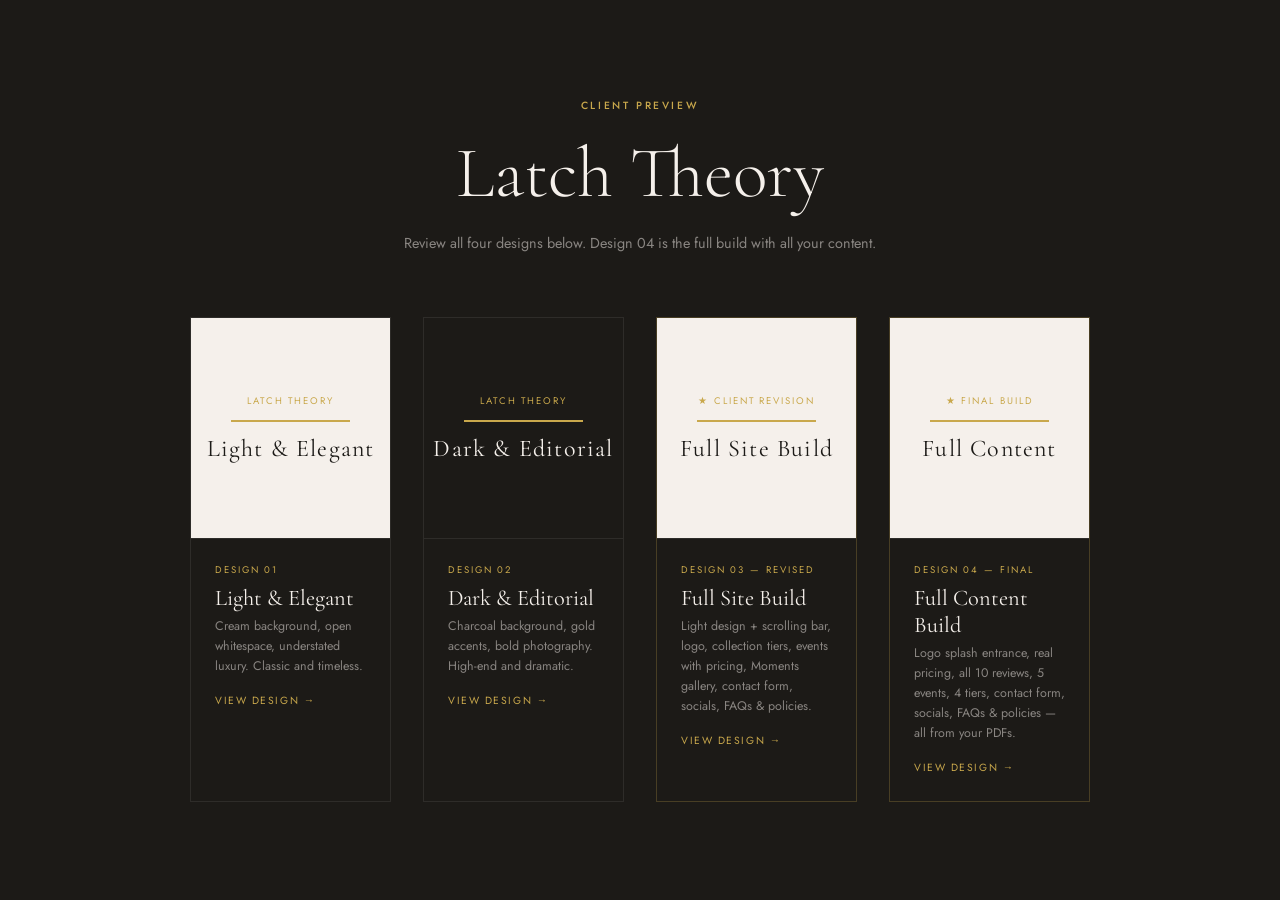
<file: index.html>
<!DOCTYPE html>
<html lang="en">
<head>
  <meta charset="UTF-8" />
  <meta name="viewport" content="width=device-width, initial-scale=1.0" />
  <title>Latch Theory — Preview Both Designs</title>
  <link href="https://fonts.googleapis.com/css2?family=Cormorant+Garamond:wght@300;400&family=Jost:wght@300;400;500&display=swap" rel="stylesheet" />
  <style>
    *, *::before, *::after { box-sizing: border-box; margin: 0; padding: 0; }
    body {
      font-family: 'Jost', sans-serif;
      background: #1C1A17;
      color: #F5F0EB;
      min-height: 100vh;
      display: flex;
      flex-direction: column;
      align-items: center;
      justify-content: center;
      padding: 4rem 2rem;
    }
    .label {
      font-size: 0.65rem;
      font-weight: 500;
      letter-spacing: 0.25em;
      text-transform: uppercase;
      color: #C9A84C;
      margin-bottom: 1rem;
      text-align: center;
    }
    h1 {
      font-family: 'Cormorant Garamond', serif;
      font-size: clamp(2.5rem, 6vw, 4.5rem);
      font-weight: 300;
      text-align: center;
      margin-bottom: 1rem;
    }
    .sub {
      font-size: 0.9rem;
      color: rgba(245,240,235,0.5);
      text-align: center;
      margin-bottom: 4rem;
    }
    .designs {
      display: grid;
      grid-template-columns: repeat(4, 1fr);
      gap: 2rem;
      width: 100%;
      max-width: 900px;
    }
    .design-card {
      text-decoration: none;
      color: inherit;
      border: 1px solid #2E2C29;
      overflow: hidden;
      transition: border-color 0.3s, transform 0.3s;
      display: block;
    }
    .design-card:hover { border-color: #C9A84C; transform: translateY(-4px); }
    .card-thumb {
      height: 220px;
      overflow: hidden;
    }
    .card-thumb img { width: 100%; height: 100%; object-fit: cover; transition: transform 0.5s; }
    .design-card:hover .card-thumb img { transform: scale(1.04); }
    .card-thumb.light { background: #F5F0EB; display: flex; align-items: center; justify-content: center; }
    .card-thumb.dark  { background: #1C1A17; display: flex; align-items: center; justify-content: center; }
    .thumb-demo-light {
      width: 100%; height: 100%;
      background: #F5F0EB;
      display: flex; flex-direction: column; align-items: center; justify-content: center; gap: 0.75rem;
    }
    .thumb-demo-dark {
      width: 100%; height: 100%;
      background: #1C1A17;
      display: flex; flex-direction: column; align-items: center; justify-content: center; gap: 0.75rem;
    }
    .demo-bar-light { width: 60%; height: 2px; background: #C9A84C; }
    .demo-bar-dark  { width: 60%; height: 2px; background: #C9A84C; }
    .demo-text-light { font-family: 'Cormorant Garamond', serif; font-size: 1.5rem; color: #1C1A17; letter-spacing: 0.05em; }
    .demo-text-dark  { font-family: 'Cormorant Garamond', serif; font-size: 1.5rem; color: #F5F0EB; letter-spacing: 0.05em; }
    .demo-sub-light { font-size: 0.6rem; letter-spacing: 0.2em; text-transform: uppercase; color: #C9A84C; }
    .demo-sub-dark  { font-size: 0.6rem; letter-spacing: 0.2em; text-transform: uppercase; color: #C9A84C; }
    .card-info {
      padding: 1.5rem;
      border-top: 1px solid #2E2C29;
    }
    .card-num {
      font-size: 0.6rem;
      letter-spacing: 0.2em;
      color: #C9A84C;
      text-transform: uppercase;
      margin-bottom: 0.4rem;
    }
    .card-title {
      font-family: 'Cormorant Garamond', serif;
      font-size: 1.4rem;
      font-weight: 400;
      margin-bottom: 0.4rem;
    }
    .card-desc {
      font-size: 0.78rem;
      color: rgba(245,240,235,0.5);
      line-height: 1.6;
    }
    .arrow {
      display: inline-block;
      margin-top: 1rem;
      font-size: 0.65rem;
      letter-spacing: 0.15em;
      text-transform: uppercase;
      color: #C9A84C;
    }
    .featured-card { border-color: #C9A84C40; }
    @media (max-width: 900px) {
      .designs { grid-template-columns: 1fr 1fr; }
    }
    @media (max-width: 500px) {
      .designs { grid-template-columns: 1fr; }
    }
  </style>
</head>
<body>
  <p class="label">Client Preview</p>
  <h1>Latch Theory</h1>
  <p class="sub">Review all four designs below. Design 04 is the full build with all your content.</p>

  <div class="designs">
    <a href="design1/index.html" class="design-card">
      <div class="card-thumb light">
        <div class="thumb-demo-light">
          <span class="demo-sub-light">Latch Theory</span>
          <div class="demo-bar-light"></div>
          <span class="demo-text-light">Light &amp; Elegant</span>
        </div>
      </div>
      <div class="card-info">
        <p class="card-num">Design 01</p>
        <p class="card-title">Light &amp; Elegant</p>
        <p class="card-desc">Cream background, open whitespace, understated luxury. Classic and timeless.</p>
        <span class="arrow">View Design →</span>
      </div>
    </a>

    <a href="design2/index.html" class="design-card">
      <div class="card-thumb dark">
        <div class="thumb-demo-dark">
          <span class="demo-sub-dark">Latch Theory</span>
          <div class="demo-bar-dark"></div>
          <span class="demo-text-dark">Dark &amp; Editorial</span>
        </div>
      </div>
      <div class="card-info">
        <p class="card-num">Design 02</p>
        <p class="card-title">Dark &amp; Editorial</p>
        <p class="card-desc">Charcoal background, gold accents, bold photography. High-end and dramatic.</p>
        <span class="arrow">View Design →</span>
      </div>
    </a>

    <a href="design3/index.html" class="design-card featured-card">
      <div class="card-thumb light">
        <div class="thumb-demo-light">
          <span class="demo-sub-light" style="color:#C9A84C">★ Client Revision</span>
          <div class="demo-bar-light"></div>
          <span class="demo-text-light">Full Site Build</span>
        </div>
      </div>
      <div class="card-info">
        <p class="card-num" style="color:#C9A84C">Design 03 — Revised</p>
        <p class="card-title">Full Site Build</p>
        <p class="card-desc">Light design + scrolling bar, logo, collection tiers, events with pricing, Moments gallery, contact form, socials, FAQs &amp; policies.</p>
        <span class="arrow">View Design →</span>
      </div>
    </a>
    <a href="design4/index.html" class="design-card featured-card">
      <div class="card-thumb light">
        <div class="thumb-demo-light">
          <span class="demo-sub-light" style="color:#C9A84C">★ Final Build</span>
          <div class="demo-bar-light"></div>
          <span class="demo-text-light">Full Content</span>
        </div>
      </div>
      <div class="card-info">
        <p class="card-num" style="color:#C9A84C">Design 04 — Final</p>
        <p class="card-title">Full Content Build</p>
        <p class="card-desc">Logo splash entrance, real pricing, all 10 reviews, 5 events, 4 tiers, contact form, socials, FAQs &amp; policies — all from your PDFs.</p>
        <span class="arrow">View Design →</span>
      </div>
    </a>

  </div>
</body>
</html>
</file>
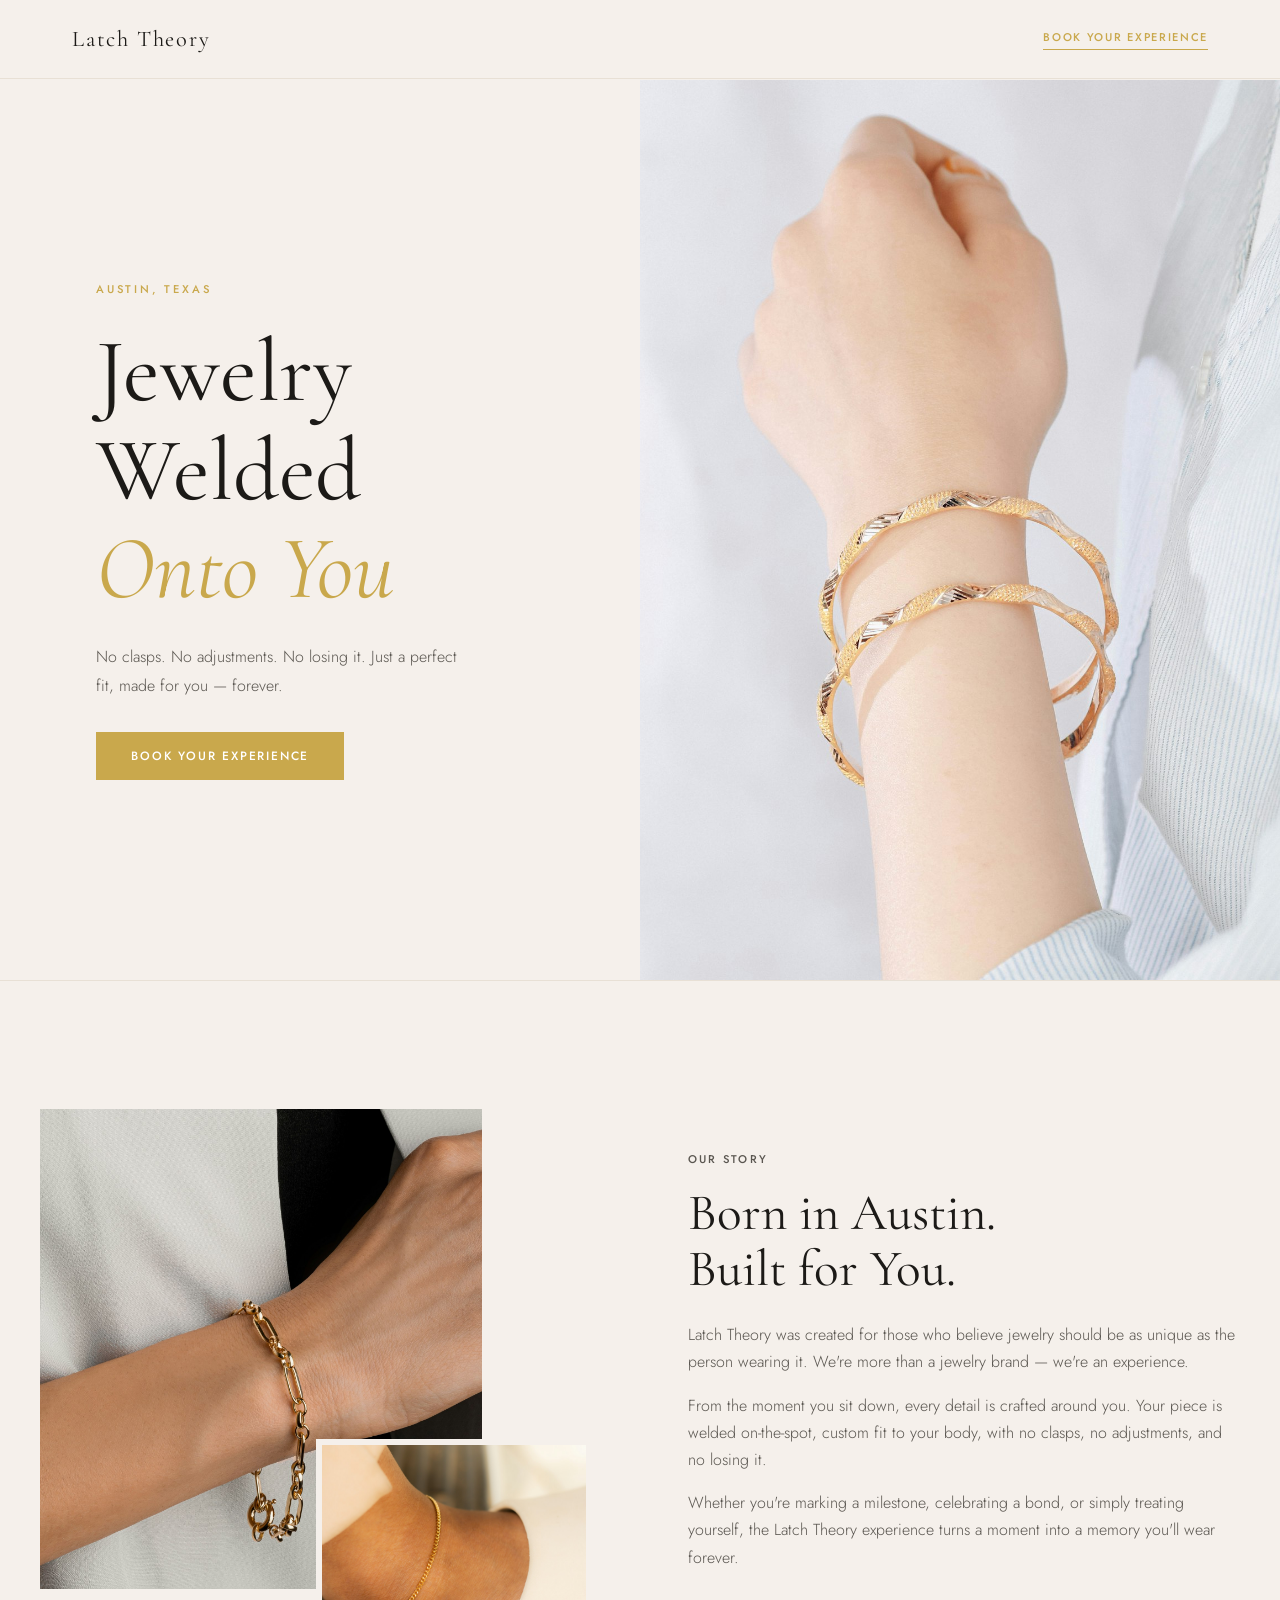
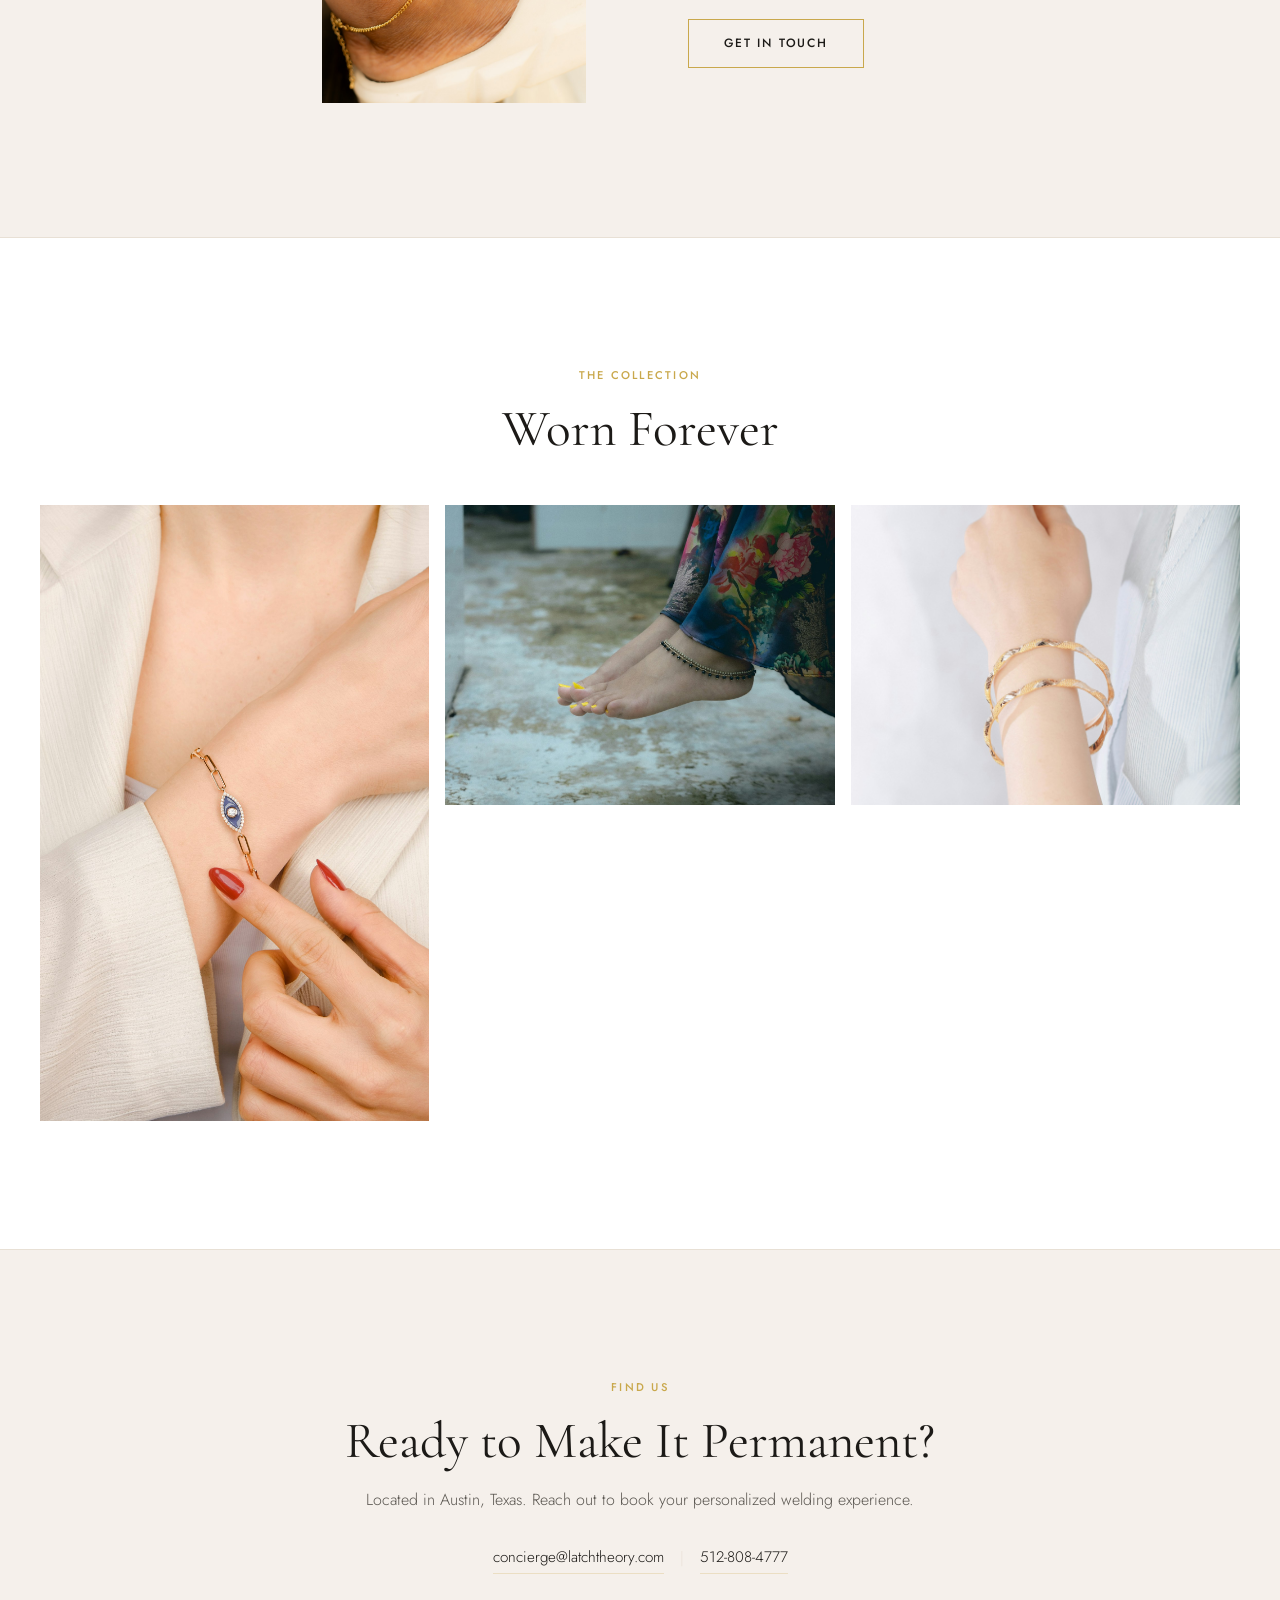
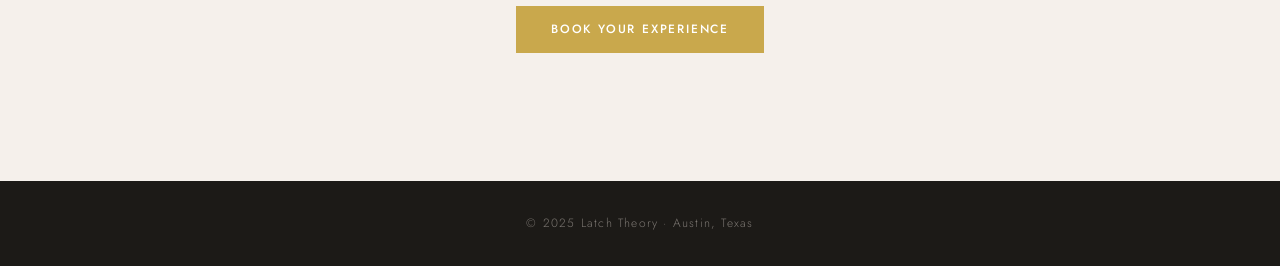
<file: design1/index.html>
<!DOCTYPE html>
<html lang="en">
<head>
  <meta charset="UTF-8" />
  <meta name="viewport" content="width=device-width, initial-scale=1.0" />
  <title>Latch Theory — Permanent Jewelry | Austin, TX</title>
  <link rel="stylesheet" href="style.css" />
  <link href="https://fonts.googleapis.com/css2?family=Cormorant+Garamond:ital,wght@0,300;0,400;0,500;1,300;1,400&family=Jost:wght@300;400;500&display=swap" rel="stylesheet" />
</head>
<body>

  <!-- Nav -->
  <nav>
    <div class="nav-inner">
      <span class="nav-logo">Latch Theory</span>
      <a href="mailto:concierge@latchtheory.com" class="nav-cta">Book Your Experience</a>
    </div>
  </nav>

  <!-- Hero -->
  <section class="hero">
    <div class="hero-content">
      <p class="hero-eyebrow">Austin, Texas</p>
      <h1>Jewelry Welded<br /><em>Onto You</em></h1>
      <p class="hero-sub">No clasps. No adjustments. No losing it. Just a perfect fit, made for you — forever.</p>
      <a href="mailto:concierge@latchtheory.com" class="btn-primary">Book Your Experience</a>
    </div>
    <div class="hero-image">
      <img src="../images/bracelet-gold-arm.jpg" alt="Gold bracelet on wrist" />
    </div>
  </section>

  <!-- About -->
  <section class="about">
    <div class="about-inner">
      <div class="about-images">
        <img class="img-main" src="../images/bracelet-closeup.jpg" alt="Close-up bracelet" />
        <img class="img-accent" src="../images/anklet-gold-slipper.jpg" alt="Gold anklet" />
      </div>
      <div class="about-text">
        <p class="section-label">Our Story</p>
        <h2>Born in Austin.<br />Built for You.</h2>
        <p>Latch Theory was created for those who believe jewelry should be as unique as the person wearing it. We're more than a jewelry brand — we're an experience.</p>
        <p>From the moment you sit down, every detail is crafted around you. Your piece is welded on-the-spot, custom fit to your body, with no clasps, no adjustments, and no losing it.</p>
        <p>Whether you're marking a milestone, celebrating a bond, or simply treating yourself, the Latch Theory experience turns a moment into a memory you'll wear forever.</p>
        <a href="mailto:concierge@latchtheory.com" class="btn-secondary">Get in Touch</a>
      </div>
    </div>
  </section>

  <!-- Gallery -->
  <section class="gallery">
    <p class="section-label center">The Collection</p>
    <h2 class="center">Worn Forever</h2>
    <div class="gallery-grid">
      <div class="gallery-item tall">
        <img src="../images/bracelet-evil-eye.jpg" alt="Evil eye bracelet" />
      </div>
      <div class="gallery-item">
        <img src="../images/anklet-feet.jpg" alt="Anklet on feet" />
      </div>
      <div class="gallery-item">
        <img src="../images/bracelet-gold-arm.jpg" alt="Gold bracelet" />
      </div>
    </div>
  </section>

  <!-- Contact -->
  <section class="contact">
    <div class="contact-inner">
      <p class="section-label center">Find Us</p>
      <h2 class="center">Ready to Make It Permanent?</h2>
      <p class="contact-sub center">Located in Austin, Texas. Reach out to book your personalized welding experience.</p>
      <div class="contact-details">
        <a href="mailto:concierge@latchtheory.com">concierge@latchtheory.com</a>
        <span class="divider">|</span>
        <a href="tel:5128084777">512-808-4777</a>
      </div>
      <a href="mailto:concierge@latchtheory.com" class="btn-primary">Book Your Experience</a>
    </div>
  </section>

  <!-- Footer -->
  <footer>
    <p>&copy; 2025 Latch Theory · Austin, Texas</p>
  </footer>

</body>
</html>
</file>
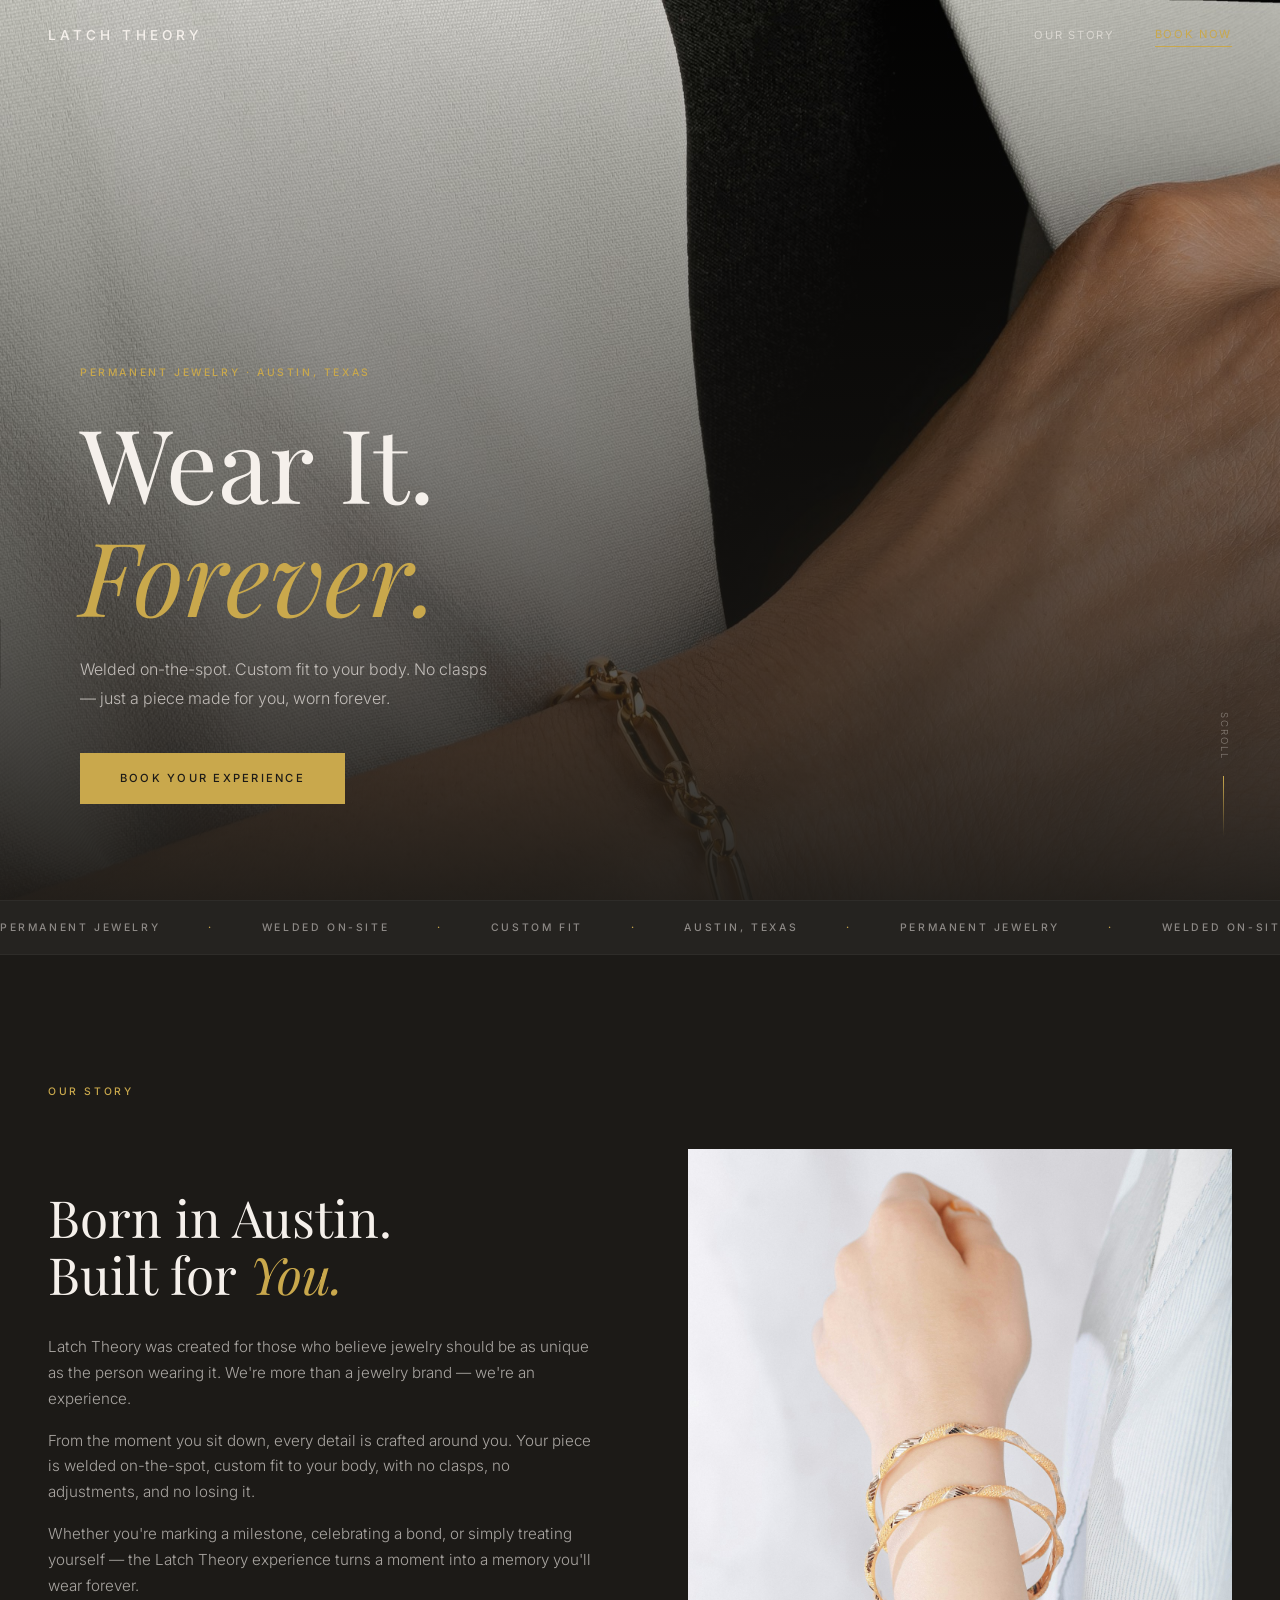
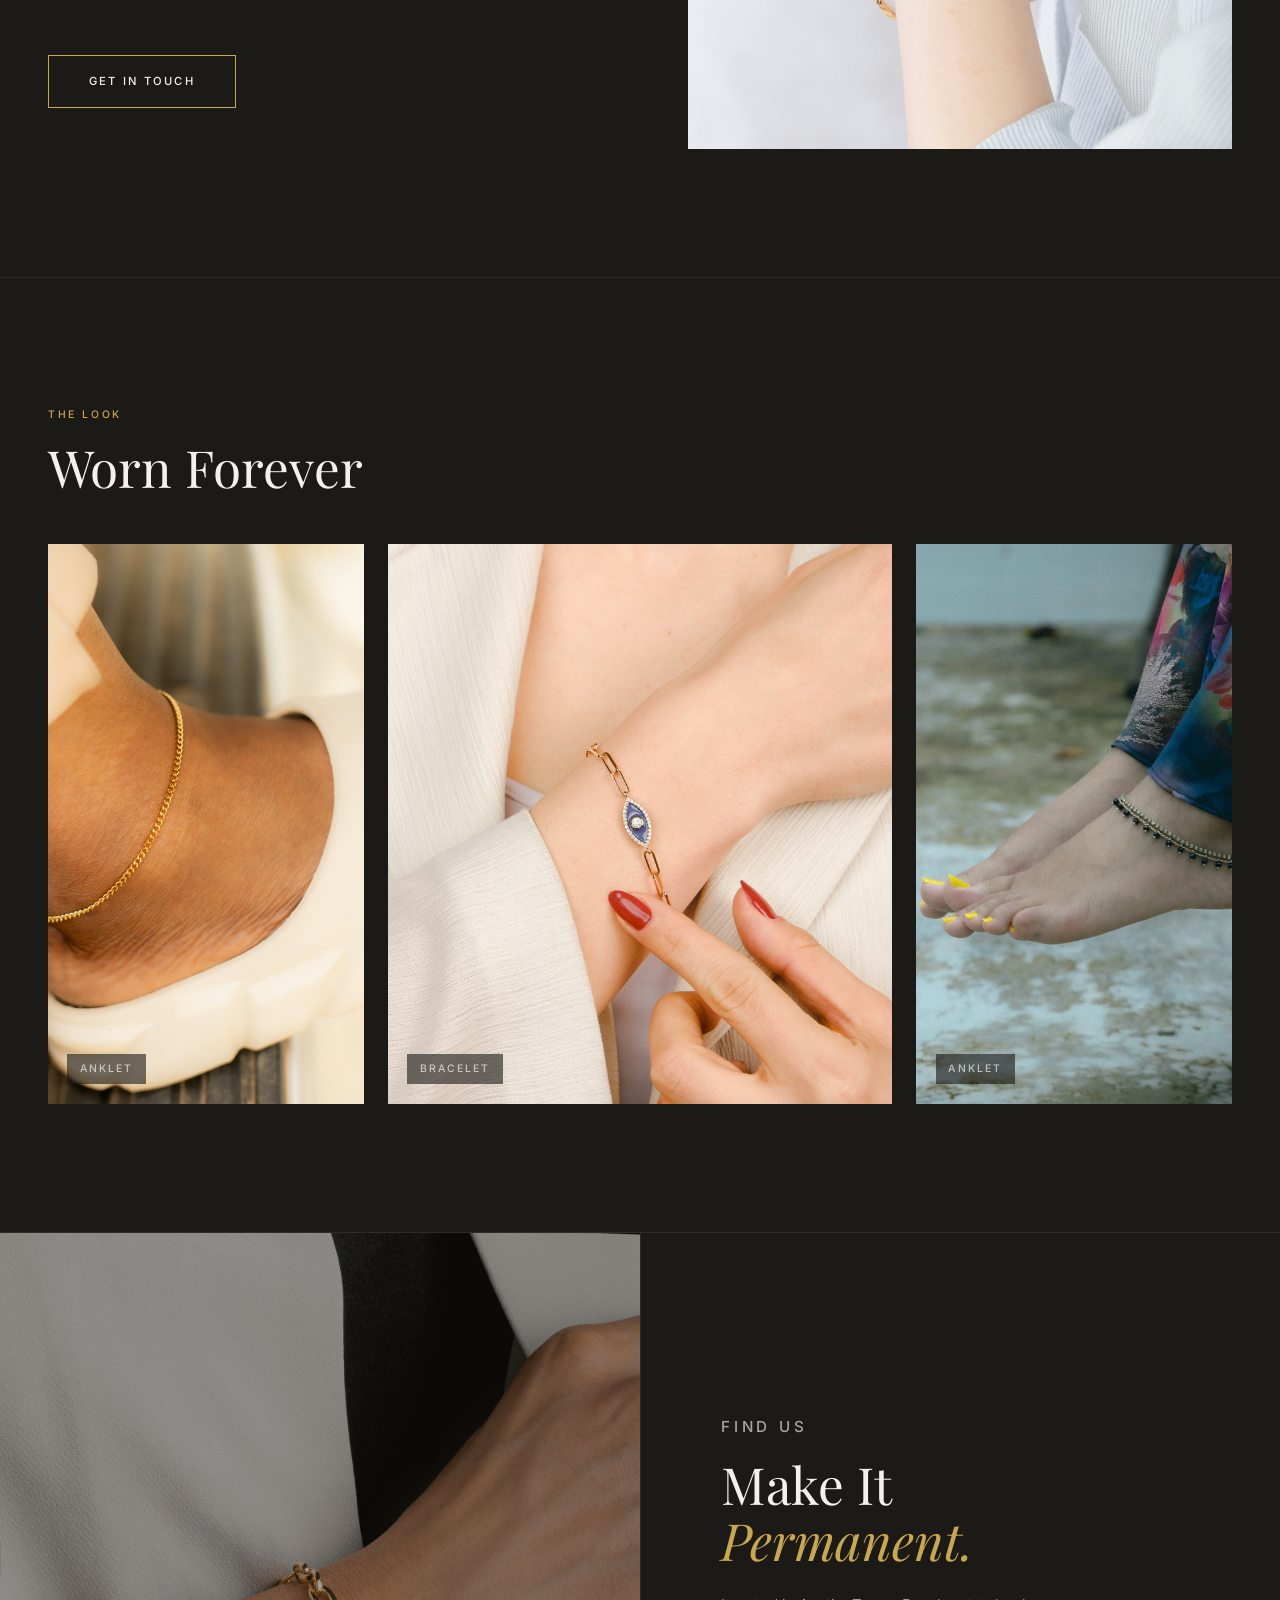
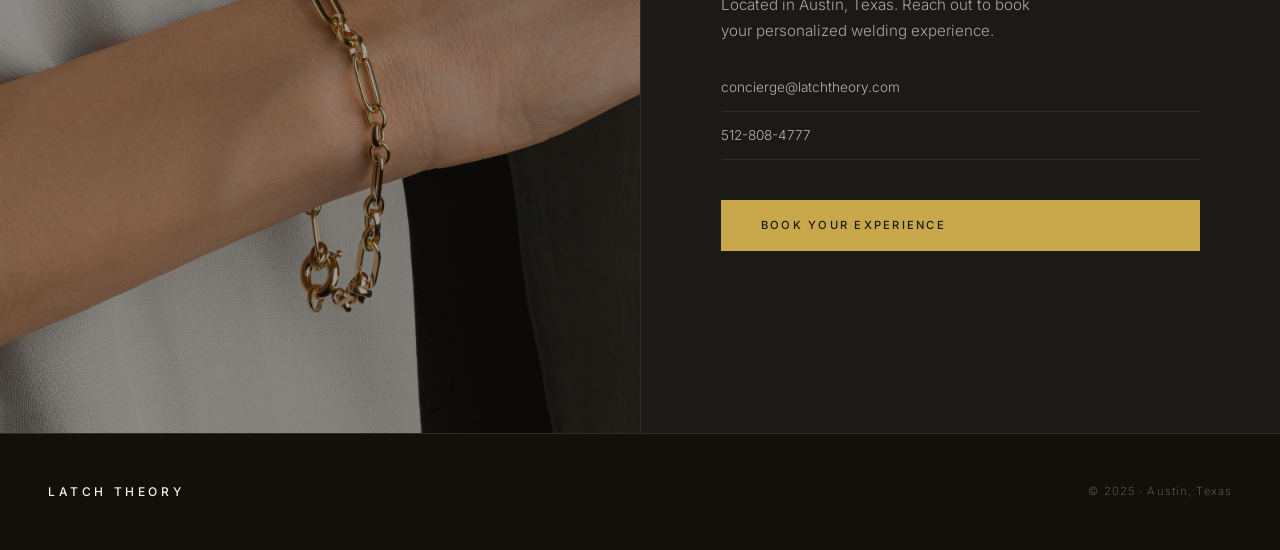
<file: design2/index.html>
<!DOCTYPE html>
<html lang="en">
<head>
  <meta charset="UTF-8" />
  <meta name="viewport" content="width=device-width, initial-scale=1.0" />
  <title>Latch Theory — Permanent Jewelry | Austin, TX</title>
  <link rel="stylesheet" href="style.css" />
  <link href="https://fonts.googleapis.com/css2?family=Playfair+Display:ital,wght@0,400;0,700;1,400;1,700&family=Inter:wght@300;400;500&display=swap" rel="stylesheet" />
</head>
<body>

  <!-- Nav -->
  <nav>
    <div class="nav-inner">
      <span class="nav-logo">LATCH THEORY</span>
      <div class="nav-links">
        <a href="#about">Our Story</a>
        <a href="#contact" class="nav-cta">Book Now</a>
      </div>
    </div>
  </nav>

  <!-- Hero -->
  <section class="hero">
    <div class="hero-bg">
      <img src="../images/bracelet-closeup.jpg" alt="Gold bracelet" />
      <div class="hero-overlay"></div>
    </div>
    <div class="hero-content">
      <p class="hero-eyebrow">Permanent Jewelry · Austin, Texas</p>
      <h1>Wear It.<br /><em>Forever.</em></h1>
      <p class="hero-sub">Welded on-the-spot. Custom fit to your body. No clasps — just a piece made for you, worn forever.</p>
      <a href="mailto:concierge@latchtheory.com" class="btn-primary">Book Your Experience</a>
    </div>
    <div class="hero-scroll">
      <span>Scroll</span>
      <div class="scroll-line"></div>
    </div>
  </section>

  <!-- Marquee -->
  <div class="marquee-wrap">
    <div class="marquee">
      <span>Permanent Jewelry</span>
      <span class="dot">·</span>
      <span>Welded On-Site</span>
      <span class="dot">·</span>
      <span>Custom Fit</span>
      <span class="dot">·</span>
      <span>Austin, Texas</span>
      <span class="dot">·</span>
      <span>Permanent Jewelry</span>
      <span class="dot">·</span>
      <span>Welded On-Site</span>
      <span class="dot">·</span>
      <span>Custom Fit</span>
      <span class="dot">·</span>
      <span>Austin, Texas</span>
      <span class="dot">·</span>
    </div>
  </div>

  <!-- About -->
  <section class="about" id="about">
    <div class="about-label">
      <p class="section-label">Our Story</p>
    </div>
    <div class="about-inner">
      <div class="about-text">
        <h2>Born in Austin.<br />Built for <em>You.</em></h2>
        <p>Latch Theory was created for those who believe jewelry should be as unique as the person wearing it. We're more than a jewelry brand — we're an experience.</p>
        <p>From the moment you sit down, every detail is crafted around you. Your piece is welded on-the-spot, custom fit to your body, with no clasps, no adjustments, and no losing it.</p>
        <p>Whether you're marking a milestone, celebrating a bond, or simply treating yourself — the Latch Theory experience turns a moment into a memory you'll wear forever.</p>
        <a href="mailto:concierge@latchtheory.com" class="btn-secondary">Get in Touch</a>
      </div>
      <div class="about-image">
        <img src="../images/bracelet-gold-arm.jpg" alt="Gold bracelets on arm" />
      </div>
    </div>
  </section>

  <!-- Gallery -->
  <section class="gallery">
    <div class="gallery-header">
      <p class="section-label">The Look</p>
      <h2>Worn Forever</h2>
    </div>
    <div class="gallery-grid">
      <div class="gallery-item">
        <img src="../images/anklet-gold-slipper.jpg" alt="Gold anklet with slipper" />
        <div class="gallery-caption">Anklet</div>
      </div>
      <div class="gallery-item large">
        <img src="../images/bracelet-evil-eye.jpg" alt="Evil eye bracelet" />
        <div class="gallery-caption">Bracelet</div>
      </div>
      <div class="gallery-item">
        <img src="../images/anklet-feet.jpg" alt="Anklet on feet" />
        <div class="gallery-caption">Anklet</div>
      </div>
    </div>
  </section>

  <!-- Contact -->
  <section class="contact" id="contact">
    <div class="contact-image">
      <img src="../images/bracelet-closeup.jpg" alt="Jewelry close up" />
      <div class="contact-overlay"></div>
    </div>
    <div class="contact-content">
      <p class="section-label">Find Us</p>
      <h2>Make It<br /><em>Permanent.</em></h2>
      <p>Located in Austin, Texas. Reach out to book your personalized welding experience.</p>
      <div class="contact-links">
        <a href="mailto:concierge@latchtheory.com">concierge@latchtheory.com</a>
        <a href="tel:5128084777">512-808-4777</a>
      </div>
      <a href="mailto:concierge@latchtheory.com" class="btn-primary">Book Your Experience</a>
    </div>
  </section>

  <!-- Footer -->
  <footer>
    <p class="footer-logo">LATCH THEORY</p>
    <p class="footer-copy">&copy; 2025 · Austin, Texas</p>
  </footer>

</body>
</html>
</file>
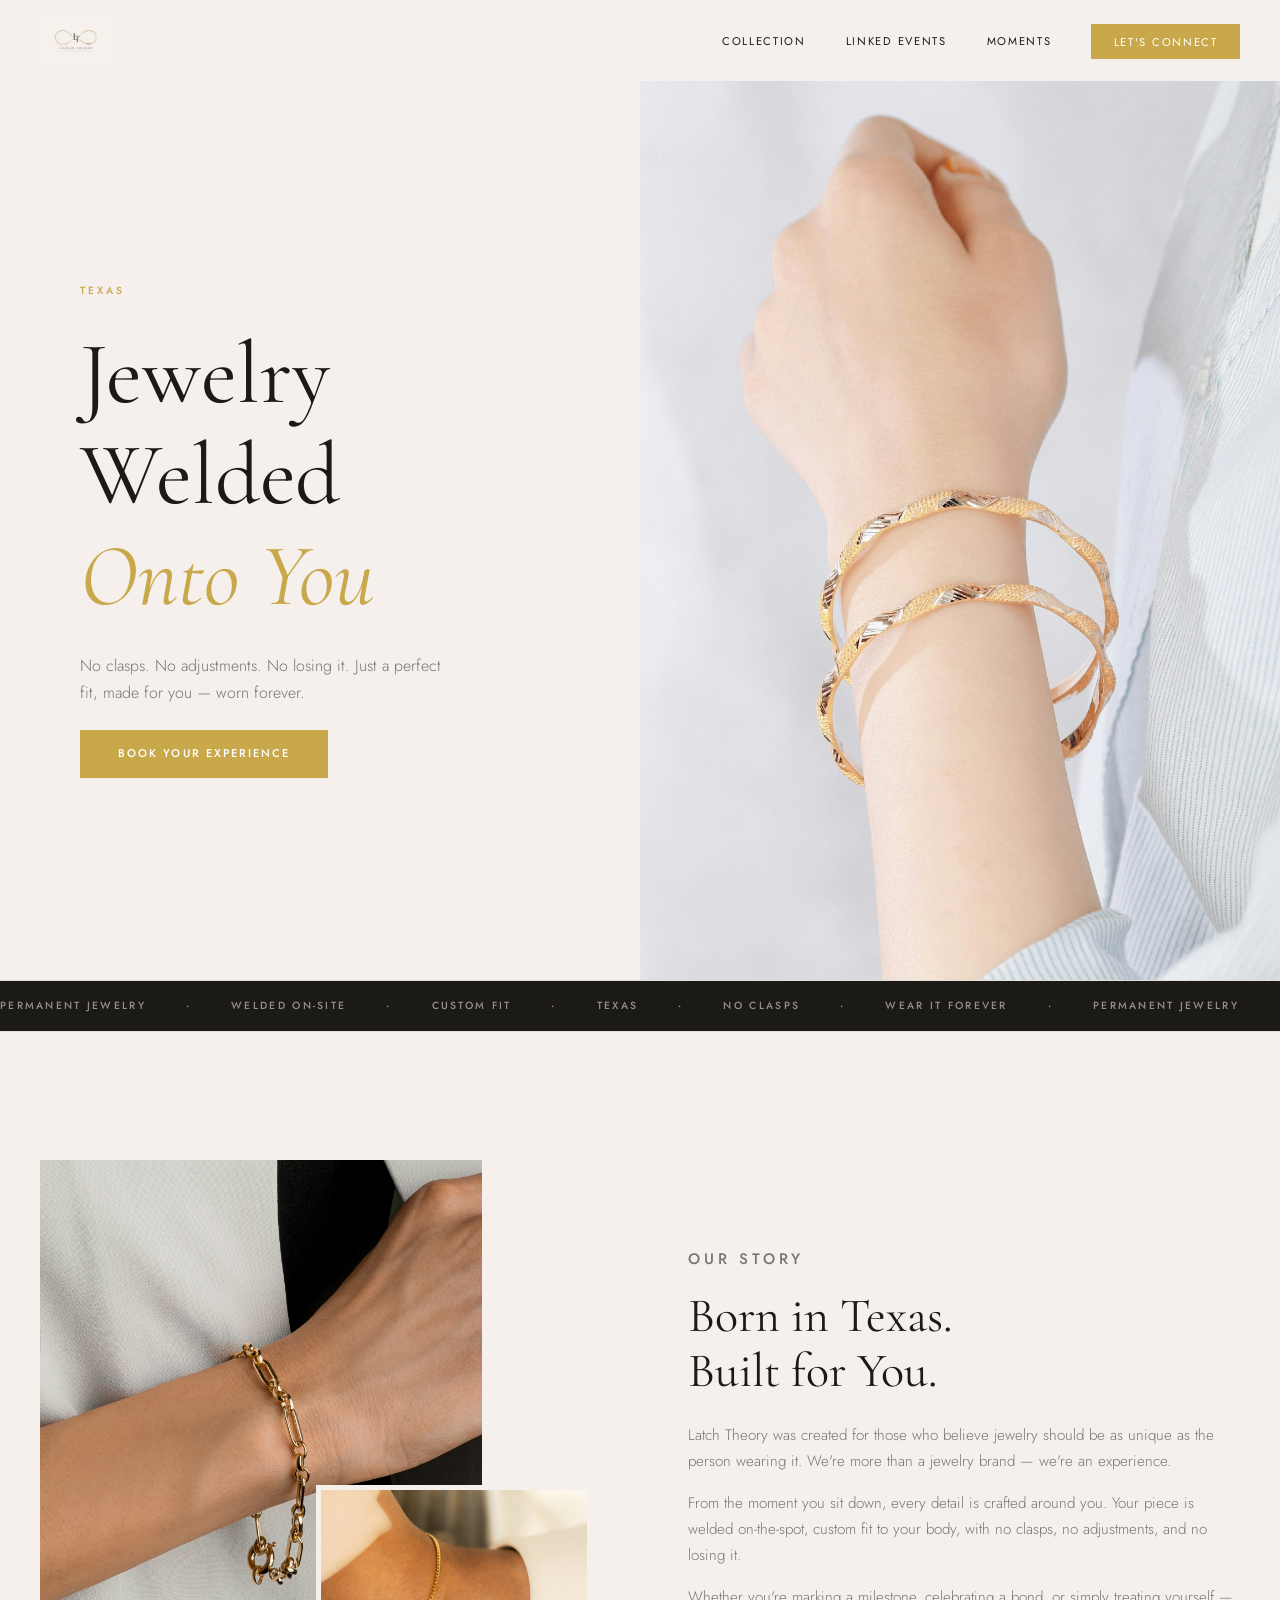
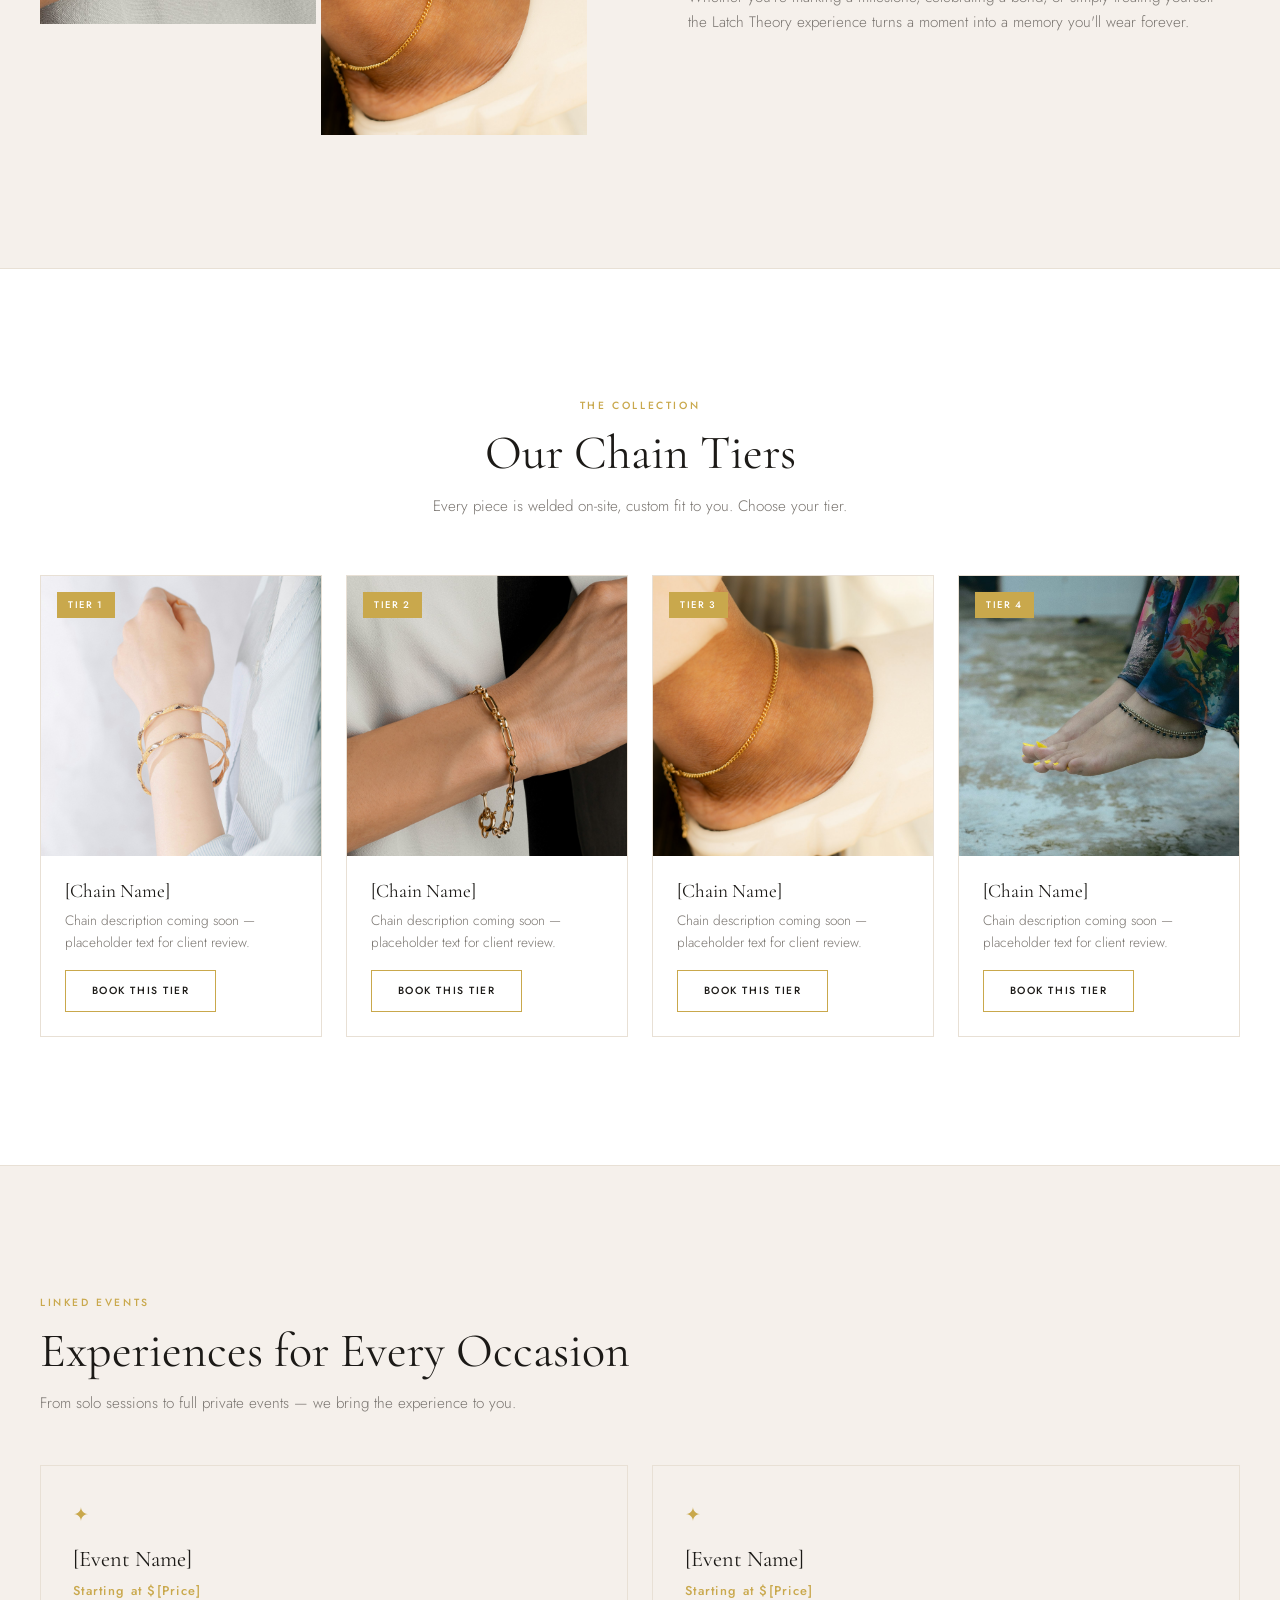
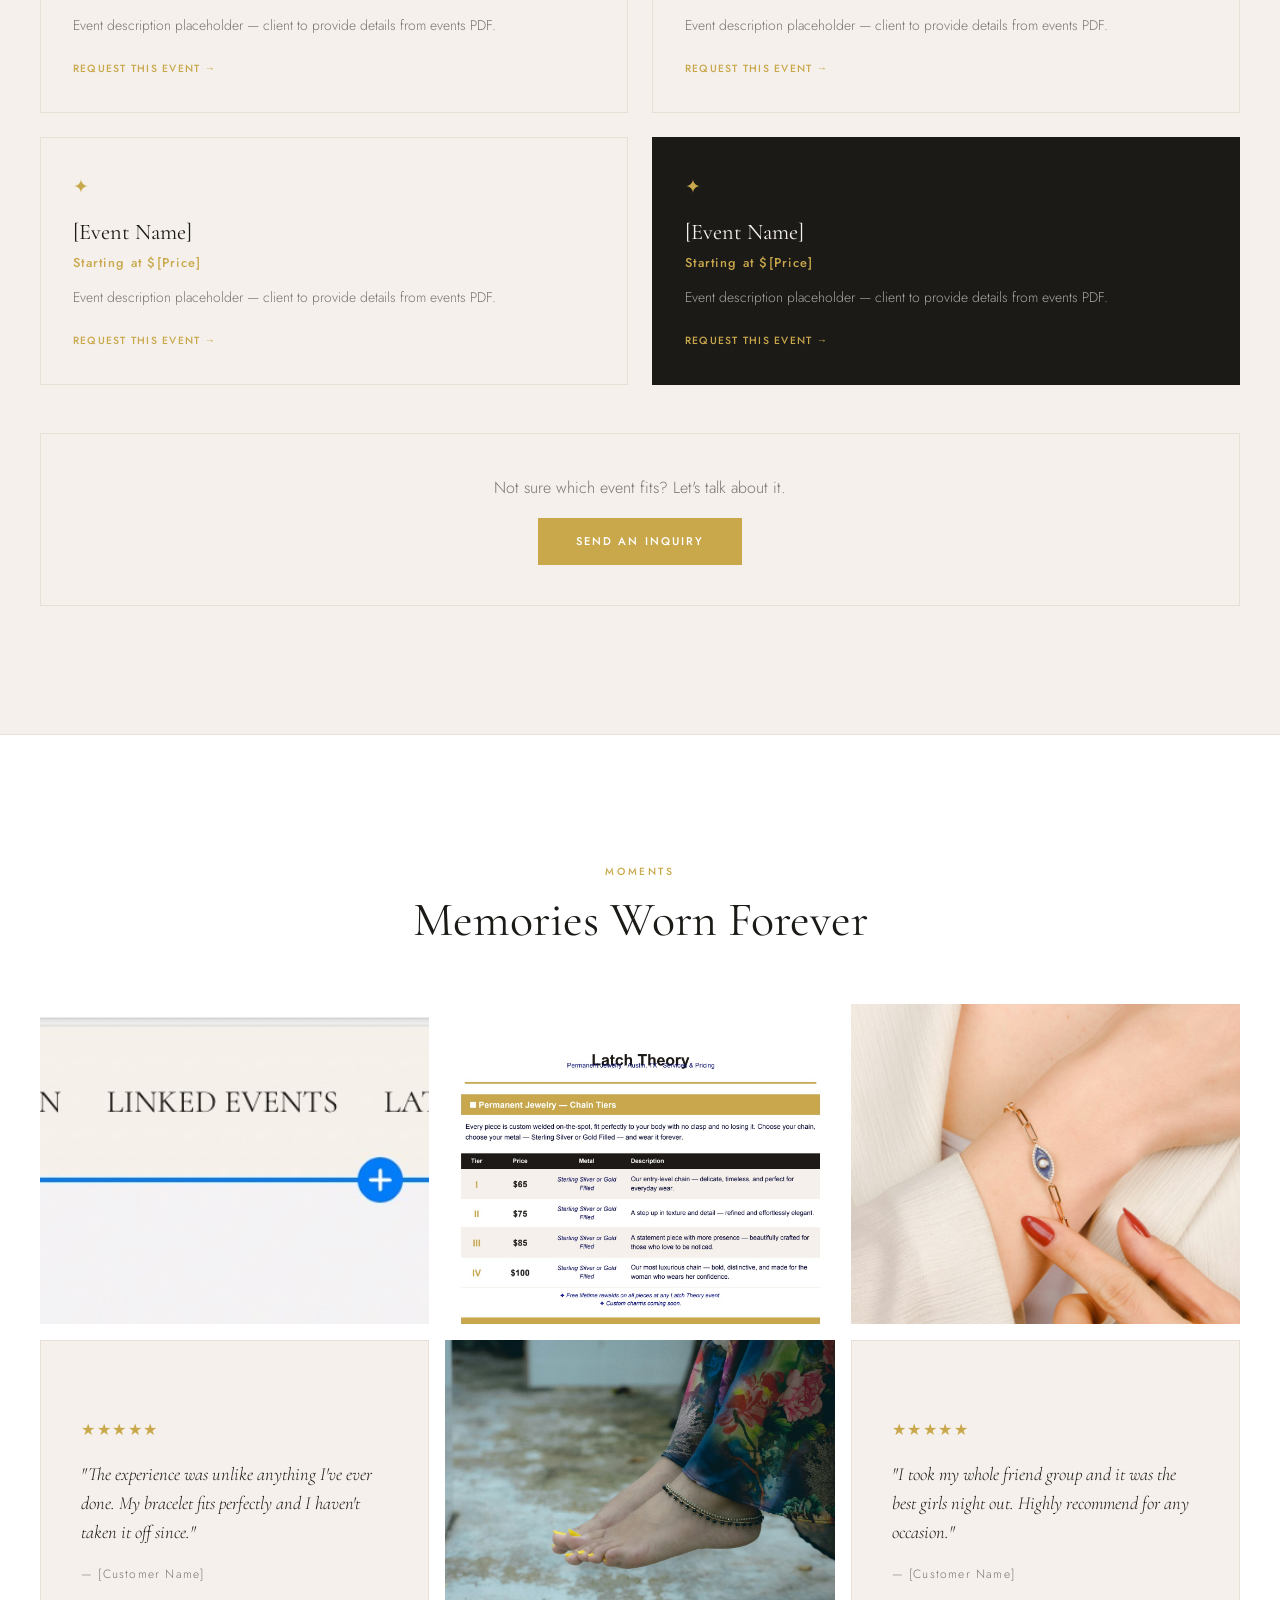
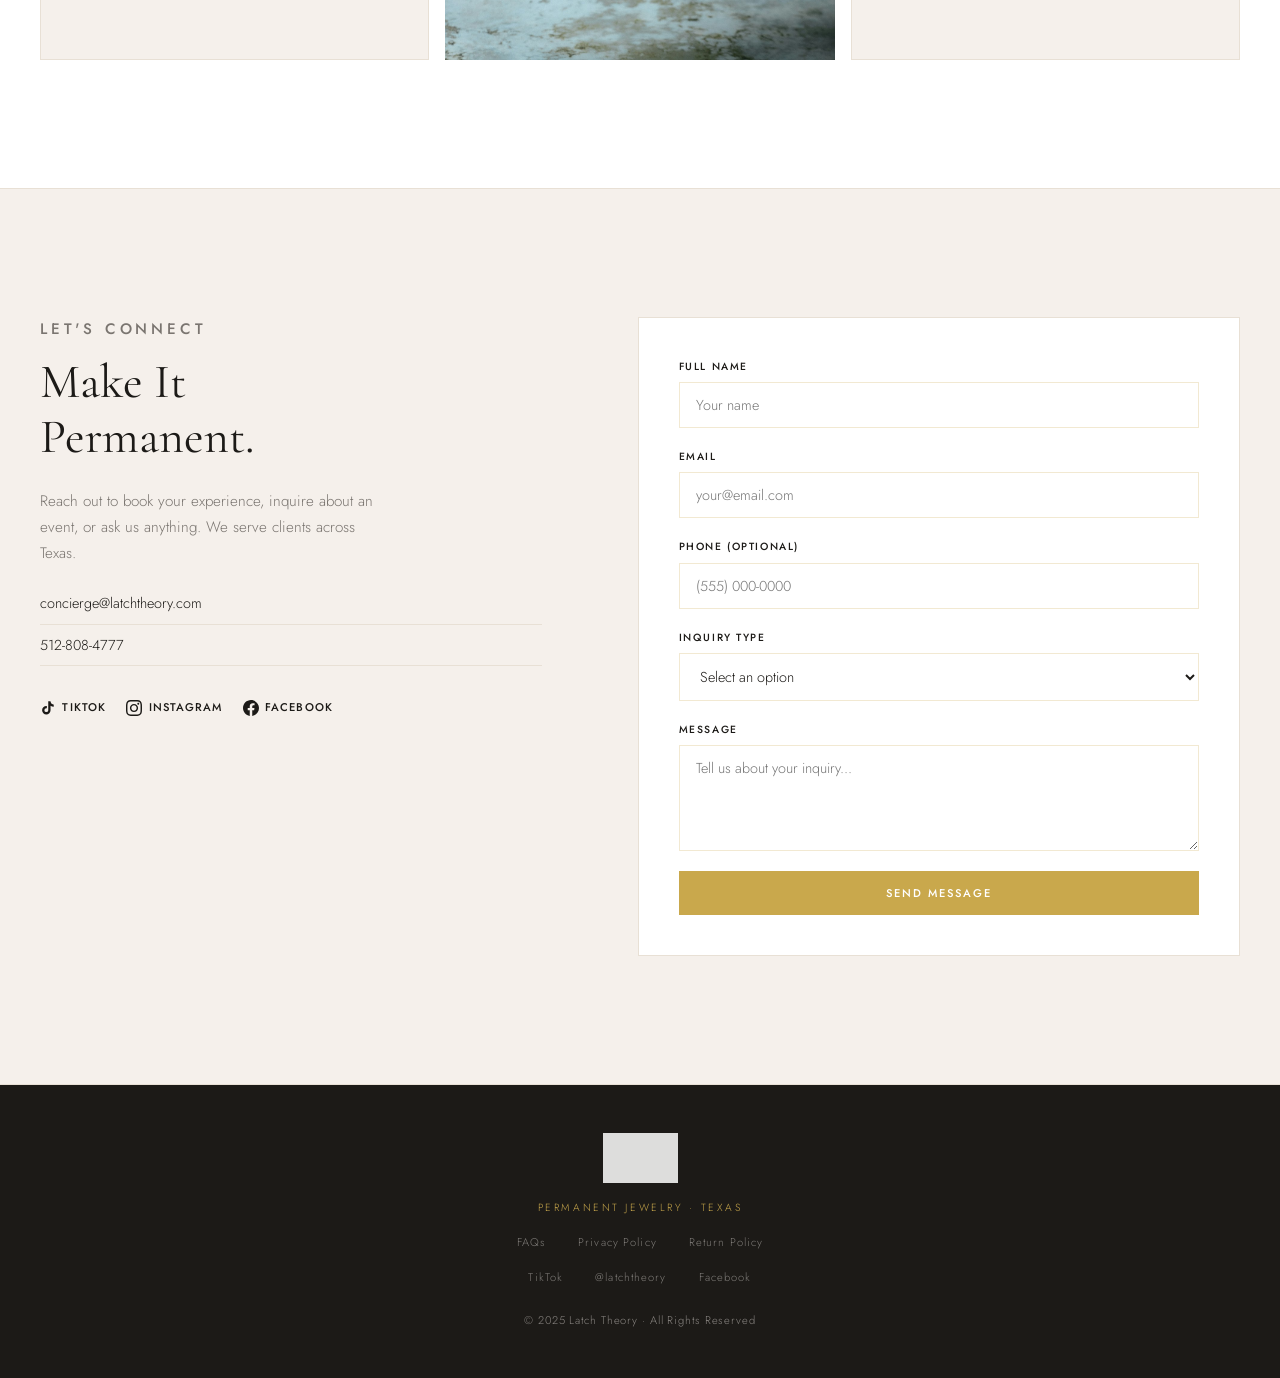
<file: design3/index.html>
<!DOCTYPE html>
<html lang="en">
<head>
  <meta charset="UTF-8" />
  <meta name="viewport" content="width=device-width, initial-scale=1.0" />
  <title>Latch Theory — Permanent Jewelry | Texas</title>
  <link rel="stylesheet" href="style.css" />
  <link href="https://fonts.googleapis.com/css2?family=Cormorant+Garamond:ital,wght@0,300;0,400;0,500;1,300;1,400&family=Jost:wght@300;400;500&display=swap" rel="stylesheet" />
</head>
<body>

  <!-- Nav -->
  <nav id="nav">
    <div class="nav-inner">
      <a href="#hero" class="nav-logo">
        <img src="../images/logo.PNG" alt="Latch Theory" />
      </a>
      <button class="nav-toggle" aria-label="Toggle menu">&#9776;</button>
      <ul class="nav-links">
        <li><a href="#collection">Collection</a></li>
        <li><a href="#events">Linked Events</a></li>
        <li><a href="#moments">Moments</a></li>
        <li><a href="#contact" class="nav-cta">Let's Connect</a></li>
      </ul>
    </div>
  </nav>

  <!-- Hero -->
  <section class="hero" id="hero">
    <div class="hero-content">
      <p class="hero-eyebrow">Texas</p>
      <h1>Jewelry Welded<br /><em>Onto You</em></h1>
      <p class="hero-sub">No clasps. No adjustments. No losing it. Just a perfect fit, made for you — worn forever.</p>
      <a href="#contact" class="btn-primary">Book Your Experience</a>
    </div>
    <div class="hero-image">
      <img src="../images/bracelet-gold-arm.jpg" alt="Gold bracelet on wrist" />
    </div>
  </section>

  <!-- Marquee -->
  <div class="marquee-wrap">
    <div class="marquee">
      <span>Permanent Jewelry</span><span class="dot">·</span>
      <span>Welded On-Site</span><span class="dot">·</span>
      <span>Custom Fit</span><span class="dot">·</span>
      <span>Texas</span><span class="dot">·</span>
      <span>No Clasps</span><span class="dot">·</span>
      <span>Wear It Forever</span><span class="dot">·</span>
      <span>Permanent Jewelry</span><span class="dot">·</span>
      <span>Welded On-Site</span><span class="dot">·</span>
      <span>Custom Fit</span><span class="dot">·</span>
      <span>Texas</span><span class="dot">·</span>
      <span>No Clasps</span><span class="dot">·</span>
      <span>Wear It Forever</span><span class="dot">·</span>
    </div>
  </div>

  <!-- About -->
  <section class="about">
    <div class="about-inner">
      <div class="about-images">
        <img class="img-main" src="../images/bracelet-closeup.jpg" alt="Close-up bracelet" />
        <img class="img-accent" src="../images/anklet-gold-slipper.jpg" alt="Gold anklet" />
      </div>
      <div class="about-text">
        <p class="section-label">Our Story</p>
        <h2>Born in Texas.<br />Built for You.</h2>
        <p>Latch Theory was created for those who believe jewelry should be as unique as the person wearing it. We're more than a jewelry brand — we're an experience.</p>
        <p>From the moment you sit down, every detail is crafted around you. Your piece is welded on-the-spot, custom fit to your body, with no clasps, no adjustments, and no losing it.</p>
        <p>Whether you're marking a milestone, celebrating a bond, or simply treating yourself — the Latch Theory experience turns a moment into a memory you'll wear forever.</p>
      </div>
    </div>
  </section>

  <!-- Collection -->
  <section class="collection" id="collection">
    <div class="section-header">
      <p class="section-label">The Collection</p>
      <h2>Our Chain Tiers</h2>
      <p class="section-sub">Every piece is welded on-site, custom fit to you. Choose your tier.</p>
    </div>
    <div class="collection-grid">

      <div class="tier-card">
        <div class="tier-image">
          <img src="../images/bracelet-gold-arm.jpg" alt="Tier 1 chain — placeholder" />
          <div class="tier-badge">Tier 1</div>
        </div>
        <div class="tier-info">
          <h3>[Chain Name]</h3>
          <p class="tier-desc">Chain description coming soon — placeholder text for client review.</p>
          <a href="#contact" class="btn-secondary">Book This Tier</a>
        </div>
      </div>

      <div class="tier-card">
        <div class="tier-image">
          <img src="../images/bracelet-closeup.jpg" alt="Tier 2 chain — placeholder" />
          <div class="tier-badge">Tier 2</div>
        </div>
        <div class="tier-info">
          <h3>[Chain Name]</h3>
          <p class="tier-desc">Chain description coming soon — placeholder text for client review.</p>
          <a href="#contact" class="btn-secondary">Book This Tier</a>
        </div>
      </div>

      <div class="tier-card">
        <div class="tier-image">
          <img src="../images/anklet-gold-slipper.jpg" alt="Tier 3 chain — placeholder" />
          <div class="tier-badge">Tier 3</div>
        </div>
        <div class="tier-info">
          <h3>[Chain Name]</h3>
          <p class="tier-desc">Chain description coming soon — placeholder text for client review.</p>
          <a href="#contact" class="btn-secondary">Book This Tier</a>
        </div>
      </div>

      <div class="tier-card">
        <div class="tier-image">
          <img src="../images/anklet-feet.jpg" alt="Tier 4 chain — placeholder" />
          <div class="tier-badge">Tier 4</div>
        </div>
        <div class="tier-info">
          <h3>[Chain Name]</h3>
          <p class="tier-desc">Chain description coming soon — placeholder text for client review.</p>
          <a href="#contact" class="btn-secondary">Book This Tier</a>
        </div>
      </div>

    </div>
  </section>

  <!-- Linked Events -->
  <section class="events" id="events">
    <div class="events-inner">
      <div class="section-header left">
        <p class="section-label">Linked Events</p>
        <h2>Experiences for Every Occasion</h2>
        <p class="section-sub">From solo sessions to full private events — we bring the experience to you.</p>
      </div>

      <div class="events-grid">

        <div class="event-card">
          <div class="event-icon">&#10022;</div>
          <h3>[Event Name]</h3>
          <p class="event-price">Starting at $[Price]</p>
          <p class="event-desc">Event description placeholder — client to provide details from events PDF.</p>
          <a href="#contact" class="event-link">Request This Event →</a>
        </div>

        <div class="event-card">
          <div class="event-icon">&#10022;</div>
          <h3>[Event Name]</h3>
          <p class="event-price">Starting at $[Price]</p>
          <p class="event-desc">Event description placeholder — client to provide details from events PDF.</p>
          <a href="#contact" class="event-link">Request This Event →</a>
        </div>

        <div class="event-card">
          <div class="event-icon">&#10022;</div>
          <h3>[Event Name]</h3>
          <p class="event-price">Starting at $[Price]</p>
          <p class="event-desc">Event description placeholder — client to provide details from events PDF.</p>
          <a href="#contact" class="event-link">Request This Event →</a>
        </div>

        <div class="event-card featured">
          <div class="event-icon">&#10022;</div>
          <h3>[Event Name]</h3>
          <p class="event-price">Starting at $[Price]</p>
          <p class="event-desc">Event description placeholder — client to provide details from events PDF.</p>
          <a href="#contact" class="event-link">Request This Event →</a>
        </div>

      </div>

      <div class="events-cta">
        <p>Not sure which event fits? Let's talk about it.</p>
        <a href="#contact" class="btn-primary">Send an Inquiry</a>
      </div>
    </div>
  </section>

  <!-- Moments -->
  <section class="moments" id="moments">
    <div class="section-header">
      <p class="section-label">Moments</p>
      <h2>Memories Worn Forever</h2>
    </div>
    <div class="moments-grid">
      <div class="moment-item">
        <img src="../images/customer-image-1.jpeg" alt="Customer moment" />
      </div>
      <div class="moment-item">
        <img src="../images/customer-image-2.jpeg" alt="Customer moment" />
      </div>
      <div class="moment-item">
        <img src="../images/bracelet-evil-eye.jpg" alt="Jewelry moment" />
      </div>
      <div class="moment-item review-card">
        <div class="review-stars">&#9733;&#9733;&#9733;&#9733;&#9733;</div>
        <p class="review-text">"The experience was unlike anything I've ever done. My bracelet fits perfectly and I haven't taken it off since."</p>
        <p class="review-author">— [Customer Name]</p>
      </div>
      <div class="moment-item">
        <img src="../images/anklet-feet.jpg" alt="Jewelry moment" />
      </div>
      <div class="moment-item review-card">
        <div class="review-stars">&#9733;&#9733;&#9733;&#9733;&#9733;</div>
        <p class="review-text">"I took my whole friend group and it was the best girls night out. Highly recommend for any occasion."</p>
        <p class="review-author">— [Customer Name]</p>
      </div>
    </div>
  </section>

  <!-- Let's Connect -->
  <section class="contact" id="contact">
    <div class="contact-inner">
      <div class="contact-text">
        <p class="section-label">Let's Connect</p>
        <h2>Make It<br />Permanent.</h2>
        <p>Reach out to book your experience, inquire about an event, or ask us anything. We serve clients across Texas.</p>
        <div class="contact-details">
          <a href="mailto:concierge@latchtheory.com">concierge@latchtheory.com</a>
          <a href="tel:5128084777">512-808-4777</a>
        </div>
        <div class="socials">
          <a href="https://www.tiktok.com/@latchtheory" target="_blank" rel="noopener" aria-label="TikTok">
            <svg viewBox="0 0 24 24" fill="currentColor"><path d="M19.59 6.69a4.83 4.83 0 0 1-3.77-4.25V2h-3.45v13.67a2.89 2.89 0 0 1-2.88 2.5 2.89 2.89 0 0 1-2.89-2.89 2.89 2.89 0 0 1 2.89-2.89c.28 0 .54.04.79.1V9.01a6.32 6.32 0 0 0-.79-.05 6.34 6.34 0 0 0-6.34 6.34 6.34 6.34 0 0 0 6.34 6.34 6.34 6.34 0 0 0 6.33-6.34V8.69a8.18 8.18 0 0 0 4.78 1.52V6.73a4.85 4.85 0 0 1-1.01-.04z"/></svg>
            TikTok
          </a>
          <a href="https://www.instagram.com/latchtheory" target="_blank" rel="noopener" aria-label="Instagram">
            <svg viewBox="0 0 24 24" fill="currentColor"><path d="M12 2.163c3.204 0 3.584.012 4.85.07 3.252.148 4.771 1.691 4.919 4.919.058 1.265.069 1.645.069 4.849 0 3.205-.012 3.584-.069 4.849-.149 3.225-1.664 4.771-4.919 4.919-1.266.058-1.644.07-4.85.07-3.204 0-3.584-.012-4.849-.07-3.26-.149-4.771-1.699-4.919-4.92-.058-1.265-.07-1.644-.07-4.849 0-3.204.013-3.583.07-4.849.149-3.227 1.664-4.771 4.919-4.919 1.266-.057 1.645-.069 4.849-.069zm0-2.163c-3.259 0-3.667.014-4.947.072-4.358.2-6.78 2.618-6.98 6.98-.059 1.281-.073 1.689-.073 4.948 0 3.259.014 3.668.072 4.948.2 4.358 2.618 6.78 6.98 6.98 1.281.058 1.689.072 4.948.072 3.259 0 3.668-.014 4.948-.072 4.354-.2 6.782-2.618 6.979-6.98.059-1.28.073-1.689.073-4.948 0-3.259-.014-3.667-.072-4.947-.196-4.354-2.617-6.78-6.979-6.98-1.281-.059-1.69-.073-4.949-.073zm0 5.838c-3.403 0-6.162 2.759-6.162 6.162s2.759 6.163 6.162 6.163 6.162-2.759 6.162-6.163c0-3.403-2.759-6.162-6.162-6.162zm0 10.162c-2.209 0-4-1.79-4-4 0-2.209 1.791-4 4-4s4 1.791 4 4c0 2.21-1.791 4-4 4zm6.406-11.845c-.796 0-1.441.645-1.441 1.44s.645 1.44 1.441 1.44c.795 0 1.439-.645 1.439-1.44s-.644-1.44-1.439-1.44z"/></svg>
            Instagram
          </a>
          <a href="https://www.facebook.com/LatchTheory" target="_blank" rel="noopener" aria-label="Facebook">
            <svg viewBox="0 0 24 24" fill="currentColor"><path d="M24 12.073c0-6.627-5.373-12-12-12s-12 5.373-12 12c0 5.99 4.388 10.954 10.125 11.854v-8.385H7.078v-3.47h3.047V9.43c0-3.007 1.792-4.669 4.533-4.669 1.312 0 2.686.235 2.686.235v2.953H15.83c-1.491 0-1.956.925-1.956 1.874v2.25h3.328l-.532 3.47h-2.796v8.385C19.612 23.027 24 18.062 24 12.073z"/></svg>
            Facebook
          </a>
        </div>
      </div>
      <div class="contact-form-wrap">
        <form class="contact-form" action="mailto:concierge@latchtheory.com" method="post" enctype="text/plain">
          <div class="form-group">
            <label for="name">Full Name</label>
            <input type="text" id="name" name="name" placeholder="Your name" required />
          </div>
          <div class="form-group">
            <label for="email">Email</label>
            <input type="email" id="email" name="email" placeholder="your@email.com" required />
          </div>
          <div class="form-group">
            <label for="phone">Phone (optional)</label>
            <input type="tel" id="phone" name="phone" placeholder="(555) 000-0000" />
          </div>
          <div class="form-group">
            <label for="inquiry">Inquiry Type</label>
            <select id="inquiry" name="inquiry">
              <option value="">Select an option</option>
              <option value="walk-in">Walk-In Session</option>
              <option value="event">Linked Event</option>
              <option value="collection">Chain Collection</option>
              <option value="general">General Question</option>
            </select>
          </div>
          <div class="form-group">
            <label for="message">Message</label>
            <textarea id="message" name="message" rows="4" placeholder="Tell us about your inquiry..."></textarea>
          </div>
          <button type="submit" class="btn-primary full-width">Send Message</button>
        </form>
      </div>
    </div>
  </section>

  <!-- Footer -->
  <footer>
    <div class="footer-inner">
      <div class="footer-logo">
        <img src="../images/logo.PNG" alt="Latch Theory" />
      </div>
      <p class="footer-tagline">Permanent Jewelry · Texas</p>
      <div class="footer-links">
        <a href="faqs.html">FAQs</a>
        <a href="privacy-policy.html">Privacy Policy</a>
        <a href="return-policy.html">Return Policy</a>
      </div>
      <div class="footer-socials">
        <a href="https://www.tiktok.com/@latchtheory" target="_blank" rel="noopener">TikTok</a>
        <a href="https://www.instagram.com/latchtheory" target="_blank" rel="noopener">@latchtheory</a>
        <a href="https://www.facebook.com/LatchTheory" target="_blank" rel="noopener">Facebook</a>
      </div>
      <p class="footer-copy">&copy; 2025 Latch Theory · All Rights Reserved</p>
    </div>
  </footer>

  <script>
    // Mobile nav toggle
    const toggle = document.querySelector('.nav-toggle');
    const links = document.querySelector('.nav-links');
    toggle.addEventListener('click', () => links.classList.toggle('open'));
    document.querySelectorAll('.nav-links a').forEach(a => a.addEventListener('click', () => links.classList.remove('open')));

    // Shrink nav on scroll
    window.addEventListener('scroll', () => {
      document.getElementById('nav').classList.toggle('scrolled', window.scrollY > 60);
    });
  </script>

</body>
</html>
</file>
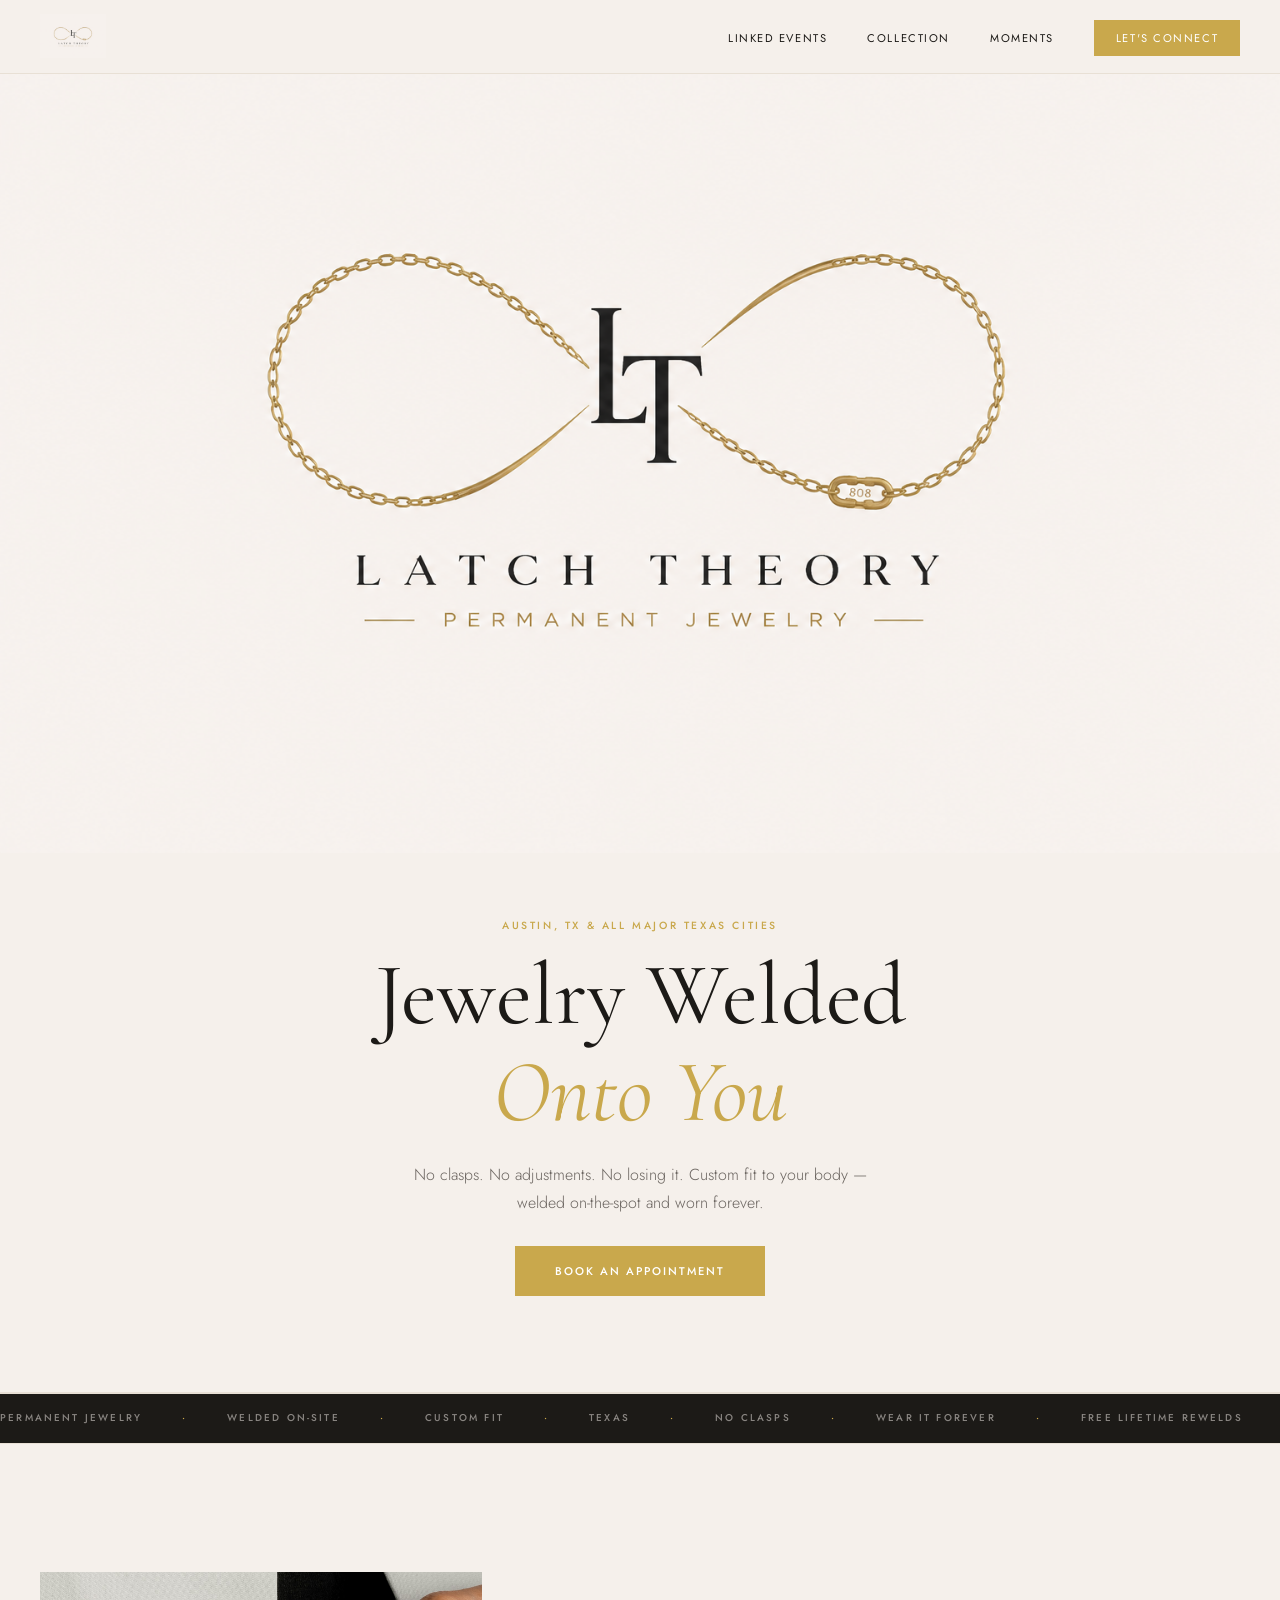
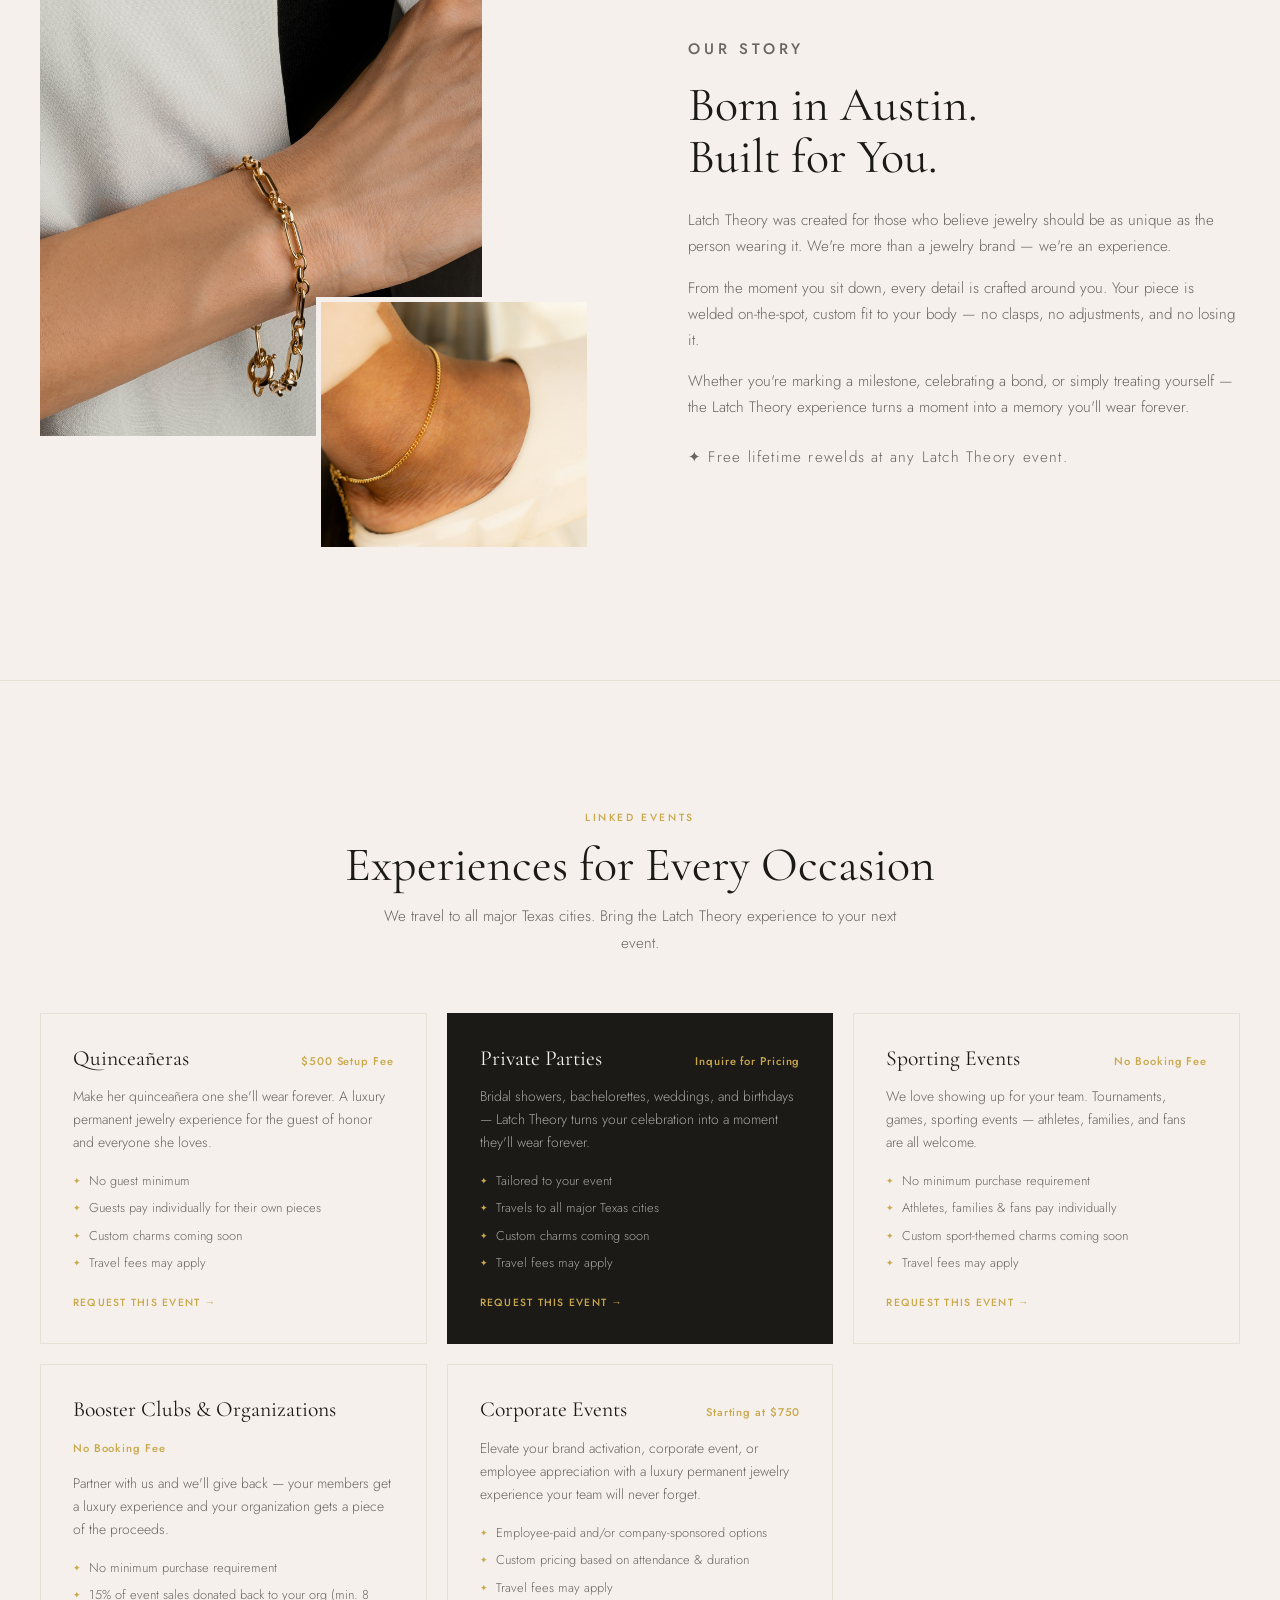
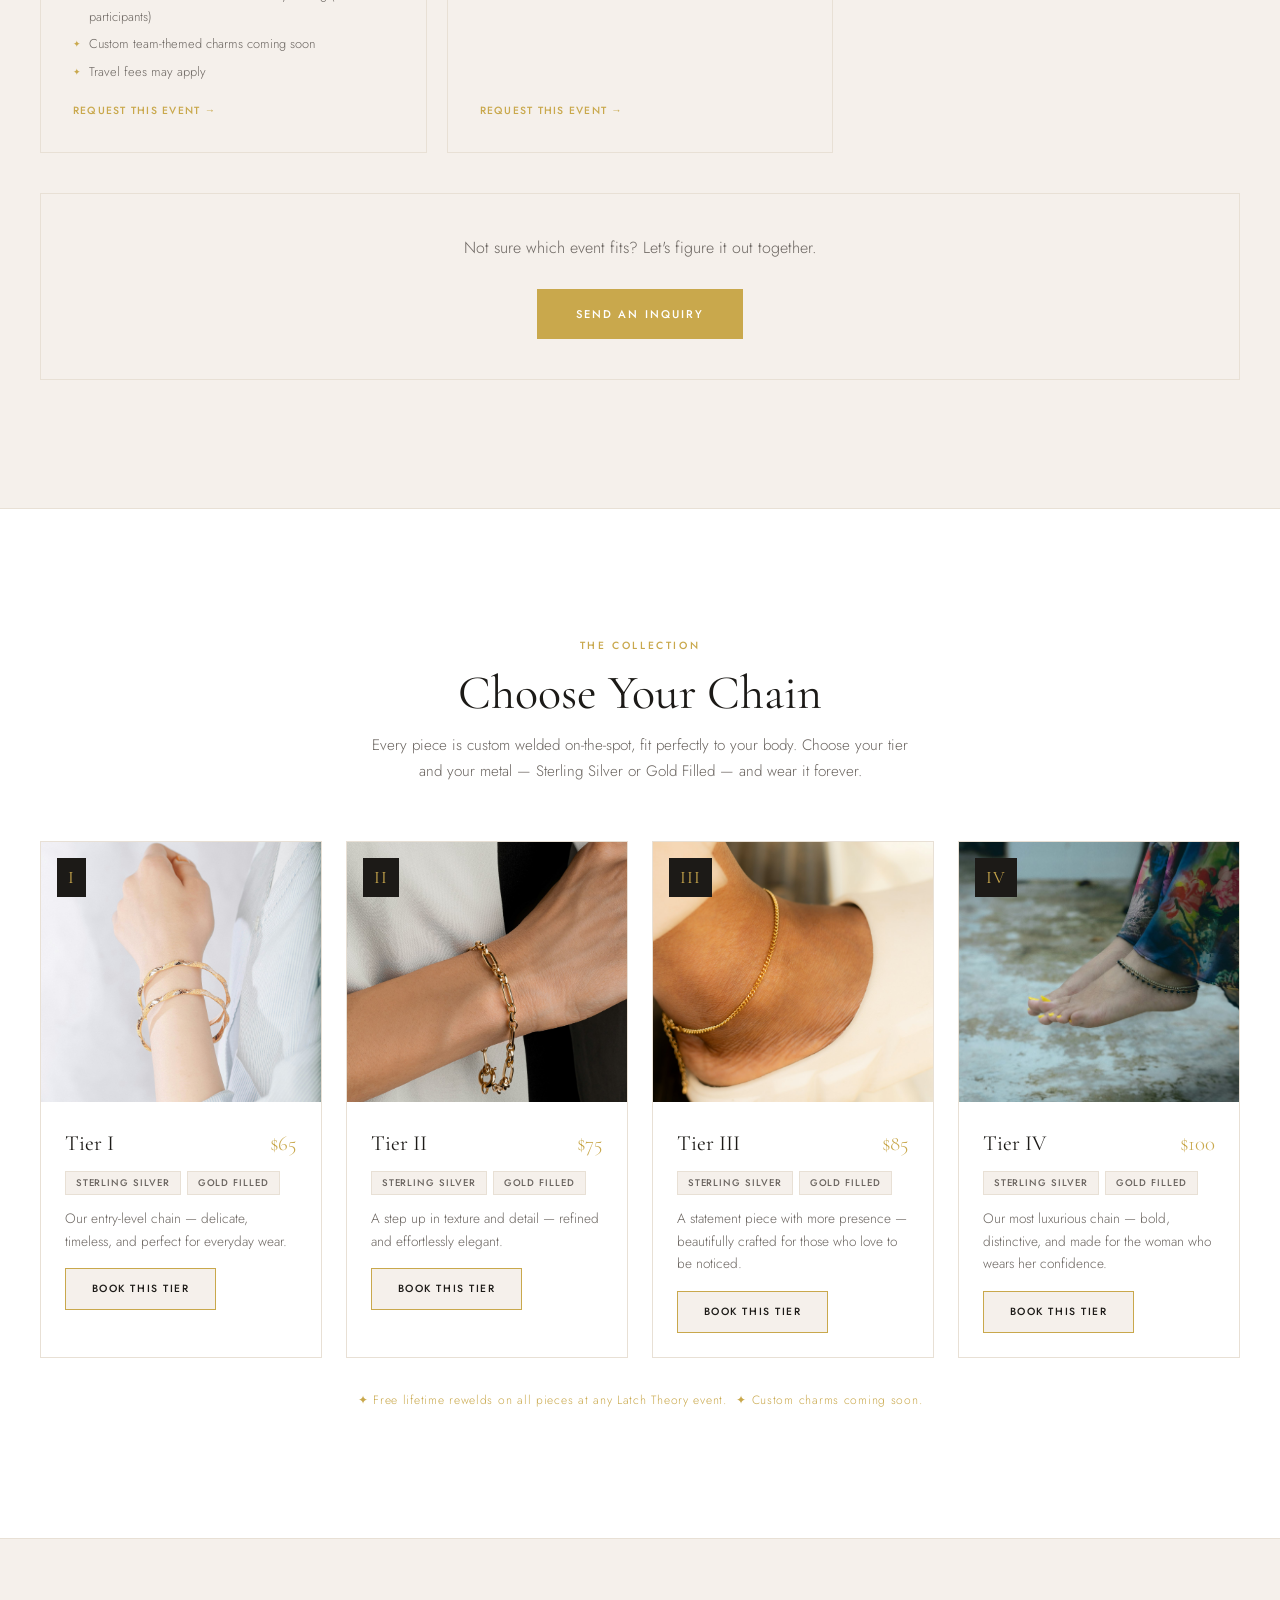
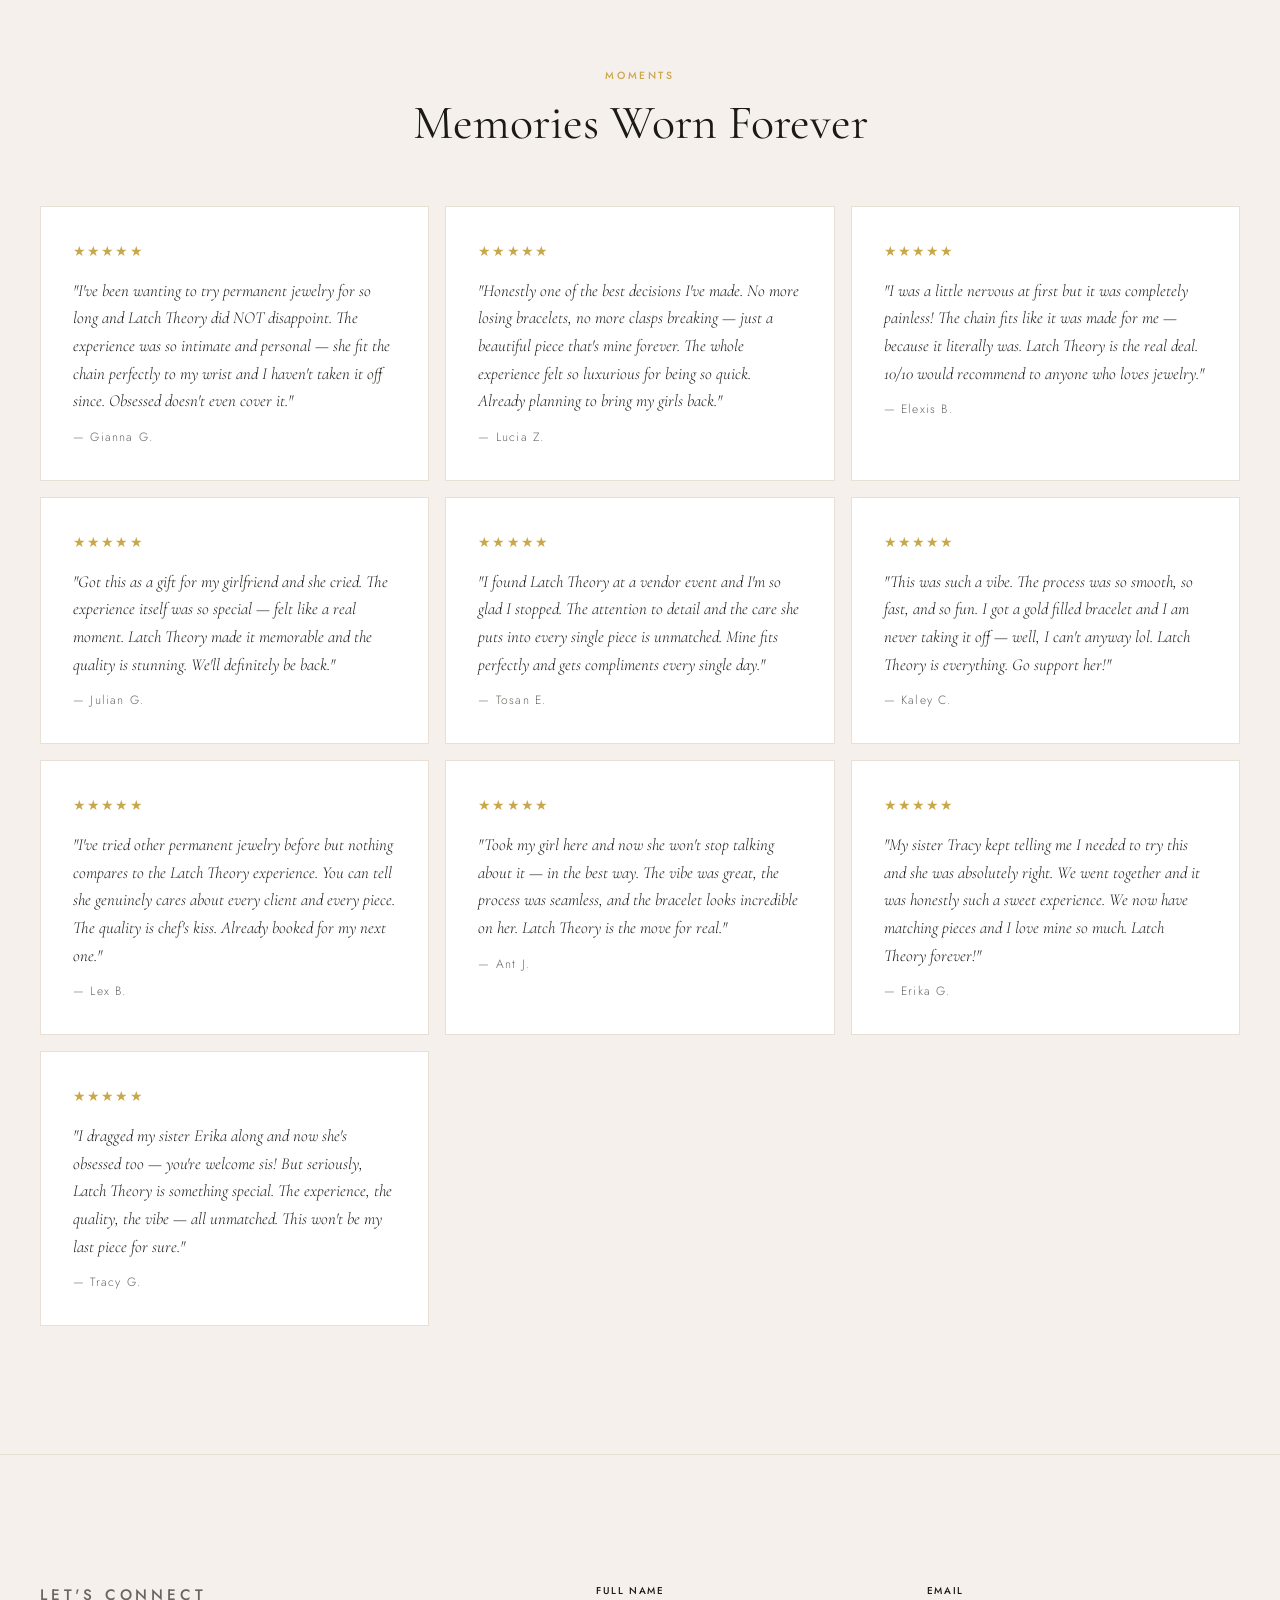
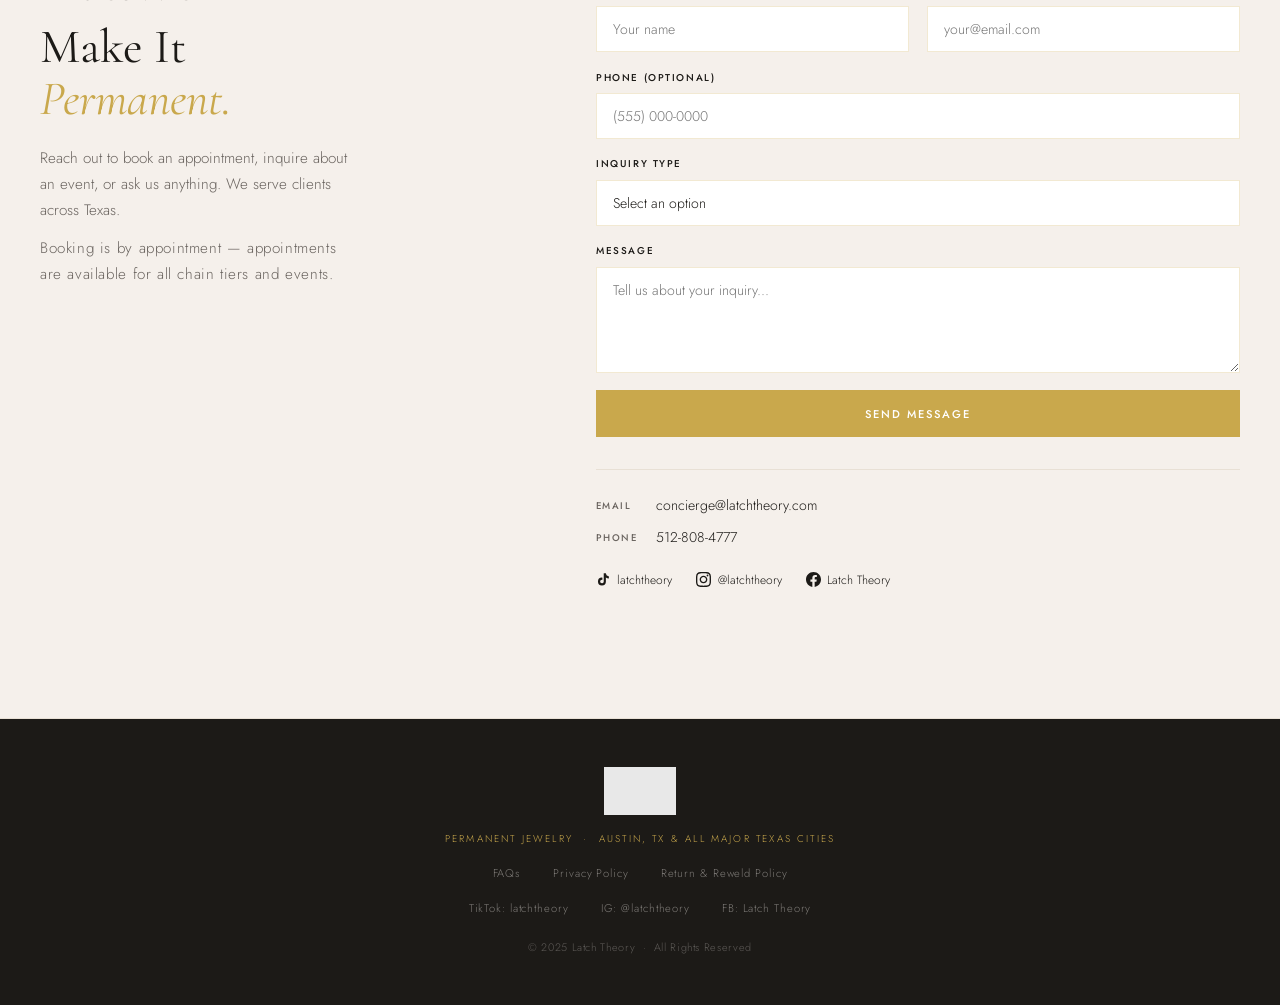
<file: design4/index.html>
<!DOCTYPE html>
<html lang="en">
<head>
  <meta charset="UTF-8" />
  <meta name="viewport" content="width=device-width, initial-scale=1.0" />
  <title>Latch Theory — Permanent Jewelry | Texas</title>
  <link rel="stylesheet" href="style.css" />
  <link href="https://fonts.googleapis.com/css2?family=Cormorant+Garamond:ital,wght@0,300;0,400;0,500;1,300;1,400&family=Jost:wght@300;400;500&display=swap" rel="stylesheet" />
</head>
<body>

  <!-- ── Nav ── -->
  <nav id="nav" class="nav-visible">
    <div class="nav-inner">
      <a href="#hero" class="nav-logo">
        <img src="../images/logo.PNG" alt="Latch Theory" />
      </a>
      <button class="nav-toggle" aria-label="Toggle menu">&#9776;</button>
      <ul class="nav-links">
        <li><a href="#events">Linked Events</a></li>
        <li><a href="#collection">Collection</a></li>
        <li><a href="#moments">Moments</a></li>
        <li><a href="#contact" class="nav-cta">Let's Connect</a></li>
      </ul>
    </div>
  </nav>

  <!-- ── Hero ── -->
  <section class="hero" id="hero">
    <img src="../images/logo.PNG" alt="Latch Theory" class="hero-logo-img" />
    <div class="hero-content">
      <p class="eyebrow">Austin, TX &amp; All Major Texas Cities</p>
      <h1>Jewelry Welded<br /><em>Onto You</em></h1>
      <p class="hero-sub">No clasps. No adjustments. No losing it. Custom fit to your body — welded on-the-spot and worn forever.</p>
      <a href="#contact" class="btn-primary">Book an Appointment</a>
    </div>
  </section>

  <!-- ── Marquee ── -->
  <div class="marquee-wrap" aria-hidden="true">
    <div class="marquee">
      <span>Permanent Jewelry</span><span class="dot">·</span>
      <span>Welded On-Site</span><span class="dot">·</span>
      <span>Custom Fit</span><span class="dot">·</span>
      <span>Texas</span><span class="dot">·</span>
      <span>No Clasps</span><span class="dot">·</span>
      <span>Wear It Forever</span><span class="dot">·</span>
      <span>Free Lifetime Rewelds</span><span class="dot">·</span>
      <span>Permanent Jewelry</span><span class="dot">·</span>
      <span>Welded On-Site</span><span class="dot">·</span>
      <span>Custom Fit</span><span class="dot">·</span>
      <span>Texas</span><span class="dot">·</span>
      <span>No Clasps</span><span class="dot">·</span>
      <span>Wear It Forever</span><span class="dot">·</span>
      <span>Free Lifetime Rewelds</span><span class="dot">·</span>
    </div>
  </div>

  <!-- ── About ── -->
  <section class="about">
    <div class="about-inner">
      <div class="about-images">
        <img class="img-main" src="../images/bracelet-closeup.jpg" alt="Close-up bracelet" />
        <img class="img-accent" src="../images/anklet-gold-slipper.jpg" alt="Gold anklet" />
      </div>
      <div class="about-text">
        <p class="section-label">Our Story</p>
        <h2>Born in Austin.<br />Built for You.</h2>
        <p>Latch Theory was created for those who believe jewelry should be as unique as the person wearing it. We're more than a jewelry brand — we're an experience.</p>
        <p>From the moment you sit down, every detail is crafted around you. Your piece is welded on-the-spot, custom fit to your body — no clasps, no adjustments, and no losing it.</p>
        <p>Whether you're marking a milestone, celebrating a bond, or simply treating yourself — the Latch Theory experience turns a moment into a memory you'll wear forever.</p>
        <p class="about-note">✦ Free lifetime rewelds at any Latch Theory event.</p>
      </div>
    </div>
  </section>

  <!-- ── Swappable Sections (desktop: events first | mobile: collection first) ── -->
  <div class="content-sections">

    <!-- ── Linked Events ── -->
    <section class="events" id="events">
      <div class="events-inner">
        <div class="section-header">
          <p class="section-label">Linked Events</p>
          <h2>Experiences for Every Occasion</h2>
          <p class="section-sub">We travel to all major Texas cities. Bring the Latch Theory experience to your next event.</p>
        </div>

        <div class="events-grid">

          <div class="event-card">
            <div class="event-top">
              <h3>Quinceañeras</h3>
              <span class="event-price">$500 Setup Fee</span>
            </div>
            <p class="event-desc">Make her quinceañera one she'll wear forever. A luxury permanent jewelry experience for the guest of honor and everyone she loves.</p>
            <ul class="event-bullets">
              <li>No guest minimum</li>
              <li>Guests pay individually for their own pieces</li>
              <li>Custom charms coming soon</li>
              <li>Travel fees may apply</li>
            </ul>
            <a href="#contact" class="event-link">Request This Event →</a>
          </div>

          <div class="event-card featured">
            <div class="event-top">
              <h3>Private Parties</h3>
              <span class="event-price">Inquire for Pricing</span>
            </div>
            <p class="event-desc">Bridal showers, bachelorettes, weddings, and birthdays — Latch Theory turns your celebration into a moment they'll wear forever.</p>
            <ul class="event-bullets">
              <li>Tailored to your event</li>
              <li>Travels to all major Texas cities</li>
              <li>Custom charms coming soon</li>
              <li>Travel fees may apply</li>
            </ul>
            <a href="#contact" class="event-link">Request This Event →</a>
          </div>

          <div class="event-card">
            <div class="event-top">
              <h3>Sporting Events</h3>
              <span class="event-price">No Booking Fee</span>
            </div>
            <p class="event-desc">We love showing up for your team. Tournaments, games, sporting events — athletes, families, and fans are all welcome.</p>
            <ul class="event-bullets">
              <li>No minimum purchase requirement</li>
              <li>Athletes, families &amp; fans pay individually</li>
              <li>Custom sport-themed charms coming soon</li>
              <li>Travel fees may apply</li>
            </ul>
            <a href="#contact" class="event-link">Request This Event →</a>
          </div>

          <div class="event-card">
            <div class="event-top">
              <h3>Booster Clubs &amp; Organizations</h3>
              <span class="event-price">No Booking Fee</span>
            </div>
            <p class="event-desc">Partner with us and we'll give back — your members get a luxury experience and your organization gets a piece of the proceeds.</p>
            <ul class="event-bullets">
              <li>No minimum purchase requirement</li>
              <li>15% of event sales donated back to your org (min. 8 participants)</li>
              <li>Custom team-themed charms coming soon</li>
              <li>Travel fees may apply</li>
            </ul>
            <a href="#contact" class="event-link">Request This Event →</a>
          </div>

          <div class="event-card">
            <div class="event-top">
              <h3>Corporate Events</h3>
              <span class="event-price">Starting at $750</span>
            </div>
            <p class="event-desc">Elevate your brand activation, corporate event, or employee appreciation with a luxury permanent jewelry experience your team will never forget.</p>
            <ul class="event-bullets">
              <li>Employee-paid and/or company-sponsored options</li>
              <li>Custom pricing based on attendance &amp; duration</li>
              <li>Travel fees may apply</li>
            </ul>
            <a href="#contact" class="event-link">Request This Event →</a>
          </div>

        </div>

        <div class="events-cta">
          <p>Not sure which event fits? Let's figure it out together.</p>
          <a href="#contact" class="btn-primary">Send an Inquiry</a>
        </div>
      </div>
    </section>

    <!-- ── Collection ── -->
    <section class="collection" id="collection">
      <div class="section-header">
        <p class="section-label">The Collection</p>
        <h2>Choose Your Chain</h2>
        <p class="section-sub">Every piece is custom welded on-the-spot, fit perfectly to your body. Choose your tier and your metal — Sterling Silver or Gold Filled — and wear it forever.</p>
      </div>

      <div class="collection-grid">

        <div class="tier-card">
          <div class="tier-image">
            <img src="../images/bracelet-gold-arm.jpg" alt="Tier I chain" />
            <div class="tier-num">I</div>
          </div>
          <div class="tier-info">
            <div class="tier-header">
              <h3>Tier I</h3>
              <span class="tier-price">$65</span>
            </div>
            <div class="tier-metals">
              <span>Sterling Silver</span>
              <span>Gold Filled</span>
            </div>
            <p class="tier-desc">Our entry-level chain — delicate, timeless, and perfect for everyday wear.</p>
            <a href="#contact" class="btn-secondary">Book This Tier</a>
          </div>
        </div>

        <div class="tier-card">
          <div class="tier-image">
            <img src="../images/bracelet-closeup.jpg" alt="Tier II chain" />
            <div class="tier-num">II</div>
          </div>
          <div class="tier-info">
            <div class="tier-header">
              <h3>Tier II</h3>
              <span class="tier-price">$75</span>
            </div>
            <div class="tier-metals">
              <span>Sterling Silver</span>
              <span>Gold Filled</span>
            </div>
            <p class="tier-desc">A step up in texture and detail — refined and effortlessly elegant.</p>
            <a href="#contact" class="btn-secondary">Book This Tier</a>
          </div>
        </div>

        <div class="tier-card">
          <div class="tier-image">
            <img src="../images/anklet-gold-slipper.jpg" alt="Tier III chain" />
            <div class="tier-num">III</div>
          </div>
          <div class="tier-info">
            <div class="tier-header">
              <h3>Tier III</h3>
              <span class="tier-price">$85</span>
            </div>
            <div class="tier-metals">
              <span>Sterling Silver</span>
              <span>Gold Filled</span>
            </div>
            <p class="tier-desc">A statement piece with more presence — beautifully crafted for those who love to be noticed.</p>
            <a href="#contact" class="btn-secondary">Book This Tier</a>
          </div>
        </div>

        <div class="tier-card">
          <div class="tier-image">
            <img src="../images/anklet-feet.jpg" alt="Tier IV chain" />
            <div class="tier-num">IV</div>
          </div>
          <div class="tier-info">
            <div class="tier-header">
              <h3>Tier IV</h3>
              <span class="tier-price">$100</span>
            </div>
            <div class="tier-metals">
              <span>Sterling Silver</span>
              <span>Gold Filled</span>
            </div>
            <p class="tier-desc">Our most luxurious chain — bold, distinctive, and made for the woman who wears her confidence.</p>
            <a href="#contact" class="btn-secondary">Book This Tier</a>
          </div>
        </div>

      </div>

      <p class="collection-note">✦ Free lifetime rewelds on all pieces at any Latch Theory event. &nbsp;✦ Custom charms coming soon.</p>
    </section>

  </div><!-- end .content-sections -->

  <!-- ── Moments ── -->
  <section class="moments" id="moments">
    <div class="section-header">
      <p class="section-label">Moments</p>
      <h2>Memories Worn Forever</h2>
    </div>

    <div class="reviews-grid">

      <div class="review-card">
        <div class="review-stars">&#9733;&#9733;&#9733;&#9733;&#9733;</div>
        <p class="review-text">"I've been wanting to try permanent jewelry for so long and Latch Theory did NOT disappoint. The experience was so intimate and personal — she fit the chain perfectly to my wrist and I haven't taken it off since. Obsessed doesn't even cover it."</p>
        <p class="review-author">— Gianna G.</p>
      </div>

      <div class="review-card">
        <div class="review-stars">&#9733;&#9733;&#9733;&#9733;&#9733;</div>
        <p class="review-text">"Honestly one of the best decisions I've made. No more losing bracelets, no more clasps breaking — just a beautiful piece that's mine forever. The whole experience felt so luxurious for being so quick. Already planning to bring my girls back."</p>
        <p class="review-author">— Lucia Z.</p>
      </div>

      <div class="review-card">
        <div class="review-stars">&#9733;&#9733;&#9733;&#9733;&#9733;</div>
        <p class="review-text">"I was a little nervous at first but it was completely painless! The chain fits like it was made for me — because it literally was. Latch Theory is the real deal. 10/10 would recommend to anyone who loves jewelry."</p>
        <p class="review-author">— Elexis B.</p>
      </div>

      <div class="review-card">
        <div class="review-stars">&#9733;&#9733;&#9733;&#9733;&#9733;</div>
        <p class="review-text">"Got this as a gift for my girlfriend and she cried. The experience itself was so special — felt like a real moment. Latch Theory made it memorable and the quality is stunning. We'll definitely be back."</p>
        <p class="review-author">— Julian G.</p>
      </div>

      <div class="review-card">
        <div class="review-stars">&#9733;&#9733;&#9733;&#9733;&#9733;</div>
        <p class="review-text">"I found Latch Theory at a vendor event and I'm so glad I stopped. The attention to detail and the care she puts into every single piece is unmatched. Mine fits perfectly and gets compliments every single day."</p>
        <p class="review-author">— Tosan E.</p>
      </div>

      <div class="review-card">
        <div class="review-stars">&#9733;&#9733;&#9733;&#9733;&#9733;</div>
        <p class="review-text">"This was such a vibe. The process was so smooth, so fast, and so fun. I got a gold filled bracelet and I am never taking it off — well, I can't anyway lol. Latch Theory is everything. Go support her!"</p>
        <p class="review-author">— Kaley C.</p>
      </div>

      <div class="review-card">
        <div class="review-stars">&#9733;&#9733;&#9733;&#9733;&#9733;</div>
        <p class="review-text">"I've tried other permanent jewelry before but nothing compares to the Latch Theory experience. You can tell she genuinely cares about every client and every piece. The quality is chef's kiss. Already booked for my next one."</p>
        <p class="review-author">— Lex B.</p>
      </div>

      <div class="review-card">
        <div class="review-stars">&#9733;&#9733;&#9733;&#9733;&#9733;</div>
        <p class="review-text">"Took my girl here and now she won't stop talking about it — in the best way. The vibe was great, the process was seamless, and the bracelet looks incredible on her. Latch Theory is the move for real."</p>
        <p class="review-author">— Ant J.</p>
      </div>

      <div class="review-card">
        <div class="review-stars">&#9733;&#9733;&#9733;&#9733;&#9733;</div>
        <p class="review-text">"My sister Tracy kept telling me I needed to try this and she was absolutely right. We went together and it was honestly such a sweet experience. We now have matching pieces and I love mine so much. Latch Theory forever!"</p>
        <p class="review-author">— Erika G.</p>
      </div>

      <div class="review-card">
        <div class="review-stars">&#9733;&#9733;&#9733;&#9733;&#9733;</div>
        <p class="review-text">"I dragged my sister Erika along and now she's obsessed too — you're welcome sis! But seriously, Latch Theory is something special. The experience, the quality, the vibe — all unmatched. This won't be my last piece for sure."</p>
        <p class="review-author">— Tracy G.</p>
      </div>

    </div>
  </section>

  <!-- ── Let's Connect ── -->
  <section class="contact" id="contact">
    <div class="contact-inner">
      <div class="contact-left">
        <p class="section-label">Let's Connect</p>
        <h2>Make It<br /><em>Permanent.</em></h2>
        <p>Reach out to book an appointment, inquire about an event, or ask us anything. We serve clients across Texas.</p>
        <p class="contact-note">Booking is by appointment — appointments are available for all chain tiers and events.</p>
      </div>
      <div class="contact-right">
        <form class="contact-form" action="mailto:concierge@latchtheory.com" method="post" enctype="text/plain">
          <div class="form-row">
            <div class="form-group">
              <label for="name">Full Name</label>
              <input type="text" id="name" name="name" placeholder="Your name" required />
            </div>
            <div class="form-group">
              <label for="email">Email</label>
              <input type="email" id="email" name="email" placeholder="your@email.com" required />
            </div>
          </div>
          <div class="form-group">
            <label for="phone">Phone (optional)</label>
            <input type="tel" id="phone" name="phone" placeholder="(555) 000-0000" />
          </div>
          <div class="form-group">
            <label for="inquiry">Inquiry Type</label>
            <select id="inquiry" name="inquiry">
              <option value="">Select an option</option>
              <option value="appointment">Appointment Session</option>
              <option value="quinceañera">Quinceañera</option>
              <option value="private-party">Private Party</option>
              <option value="sporting-event">Sporting Event</option>
              <option value="booster-club">Booster Club / Organization</option>
              <option value="corporate">Corporate Event</option>
              <option value="general">General Question</option>
            </select>
          </div>
          <div class="form-group">
            <label for="message">Message</label>
            <textarea id="message" name="message" rows="4" placeholder="Tell us about your inquiry..."></textarea>
          </div>
          <button type="submit" class="btn-primary full-width">Send Message</button>
        </form>

        <div class="contact-info">
          <a href="mailto:concierge@latchtheory.com" class="contact-info-item">
            <span class="info-label">Email</span>
            <span>concierge@latchtheory.com</span>
          </a>
          <a href="tel:5128084777" class="contact-info-item">
            <span class="info-label">Phone</span>
            <span>512-808-4777</span>
          </a>
          <div class="contact-socials">
            <a href="https://www.tiktok.com/@latchtheory" target="_blank" rel="noopener">
              <svg viewBox="0 0 24 24" fill="currentColor" aria-label="TikTok"><path d="M19.59 6.69a4.83 4.83 0 0 1-3.77-4.25V2h-3.45v13.67a2.89 2.89 0 0 1-2.88 2.5 2.89 2.89 0 0 1-2.89-2.89 2.89 2.89 0 0 1 2.89-2.89c.28 0 .54.04.79.1V9.01a6.32 6.32 0 0 0-.79-.05 6.34 6.34 0 0 0-6.34 6.34 6.34 6.34 0 0 0 6.34 6.34 6.34 6.34 0 0 0 6.33-6.34V8.69a8.18 8.18 0 0 0 4.78 1.52V6.73a4.85 4.85 0 0 1-1.01-.04z"/></svg>
              <span>latchtheory</span>
            </a>
            <a href="https://www.instagram.com/latchtheory" target="_blank" rel="noopener">
              <svg viewBox="0 0 24 24" fill="currentColor" aria-label="Instagram"><path d="M12 2.163c3.204 0 3.584.012 4.85.07 3.252.148 4.771 1.691 4.919 4.919.058 1.265.069 1.645.069 4.849 0 3.205-.012 3.584-.069 4.849-.149 3.225-1.664 4.771-4.919 4.919-1.266.058-1.644.07-4.85.07-3.204 0-3.584-.012-4.849-.07-3.26-.149-4.771-1.699-4.919-4.92-.058-1.265-.07-1.644-.07-4.849 0-3.204.013-3.583.07-4.849.149-3.227 1.664-4.771 4.919-4.919 1.266-.057 1.645-.069 4.849-.069zm0-2.163c-3.259 0-3.667.014-4.947.072-4.358.2-6.78 2.618-6.98 6.98-.059 1.281-.073 1.689-.073 4.948 0 3.259.014 3.668.072 4.948.2 4.358 2.618 6.78 6.98 6.98 1.281.058 1.689.072 4.948.072 3.259 0 3.668-.014 4.948-.072 4.354-.2 6.782-2.618 6.979-6.98.059-1.28.073-1.689.073-4.948 0-3.259-.014-3.667-.072-4.947-.196-4.354-2.617-6.78-6.979-6.98-1.281-.059-1.69-.073-4.949-.073zm0 5.838c-3.403 0-6.162 2.759-6.162 6.162s2.759 6.163 6.162 6.163 6.162-2.759 6.162-6.163c0-3.403-2.759-6.162-6.162-6.162zm0 10.162c-2.209 0-4-1.79-4-4 0-2.209 1.791-4 4-4s4 1.791 4 4c0 2.21-1.791 4-4 4zm6.406-11.845c-.796 0-1.441.645-1.441 1.44s.645 1.44 1.441 1.44c.795 0 1.439-.645 1.439-1.44s-.644-1.44-1.439-1.44z"/></svg>
              <span>@latchtheory</span>
            </a>
            <a href="https://www.facebook.com/LatchTheory" target="_blank" rel="noopener">
              <svg viewBox="0 0 24 24" fill="currentColor" aria-label="Facebook"><path d="M24 12.073c0-6.627-5.373-12-12-12s-12 5.373-12 12c0 5.99 4.388 10.954 10.125 11.854v-8.385H7.078v-3.47h3.047V9.43c0-3.007 1.792-4.669 4.533-4.669 1.312 0 2.686.235 2.686.235v2.953H15.83c-1.491 0-1.956.925-1.956 1.874v2.25h3.328l-.532 3.47h-2.796v8.385C19.612 23.027 24 18.062 24 12.073z"/></svg>
              <span>Latch Theory</span>
            </a>
          </div>
        </div>
      </div>
    </div>
  </section>

  <!-- ── Footer ── -->
  <footer>
    <div class="footer-inner">
      <div class="footer-logo">
        <img src="../images/logo.PNG" alt="Latch Theory" />
      </div>
      <p class="footer-tagline">Permanent Jewelry &nbsp;·&nbsp; Austin, TX &amp; All Major Texas Cities</p>
      <div class="footer-links">
        <a href="faqs.html">FAQs</a>
        <a href="privacy-policy.html">Privacy Policy</a>
        <a href="return-policy.html">Return &amp; Reweld Policy</a>
      </div>
      <div class="footer-socials">
        <a href="https://www.tiktok.com/@latchtheory" target="_blank" rel="noopener">TikTok: latchtheory</a>
        <a href="https://www.instagram.com/latchtheory" target="_blank" rel="noopener">IG: @latchtheory</a>
        <a href="https://www.facebook.com/LatchTheory" target="_blank" rel="noopener">FB: Latch Theory</a>
      </div>
      <p class="footer-copy">&copy; 2025 Latch Theory &nbsp;·&nbsp; All Rights Reserved</p>
    </div>
  </footer>

  <script>
    // Shrink nav border on scroll
    window.addEventListener('scroll', () => {
      document.getElementById('nav').classList.toggle('scrolled', window.scrollY > 10);
    }, { passive: true });

    // Mobile nav toggle
    const toggle = document.querySelector('.nav-toggle');
    const links  = document.querySelector('.nav-links');
    toggle.addEventListener('click', () => links.classList.toggle('open'));
    document.querySelectorAll('.nav-links a').forEach(a =>
      a.addEventListener('click', () => links.classList.remove('open'))
    );
  </script>

</body>
</html>
</file>
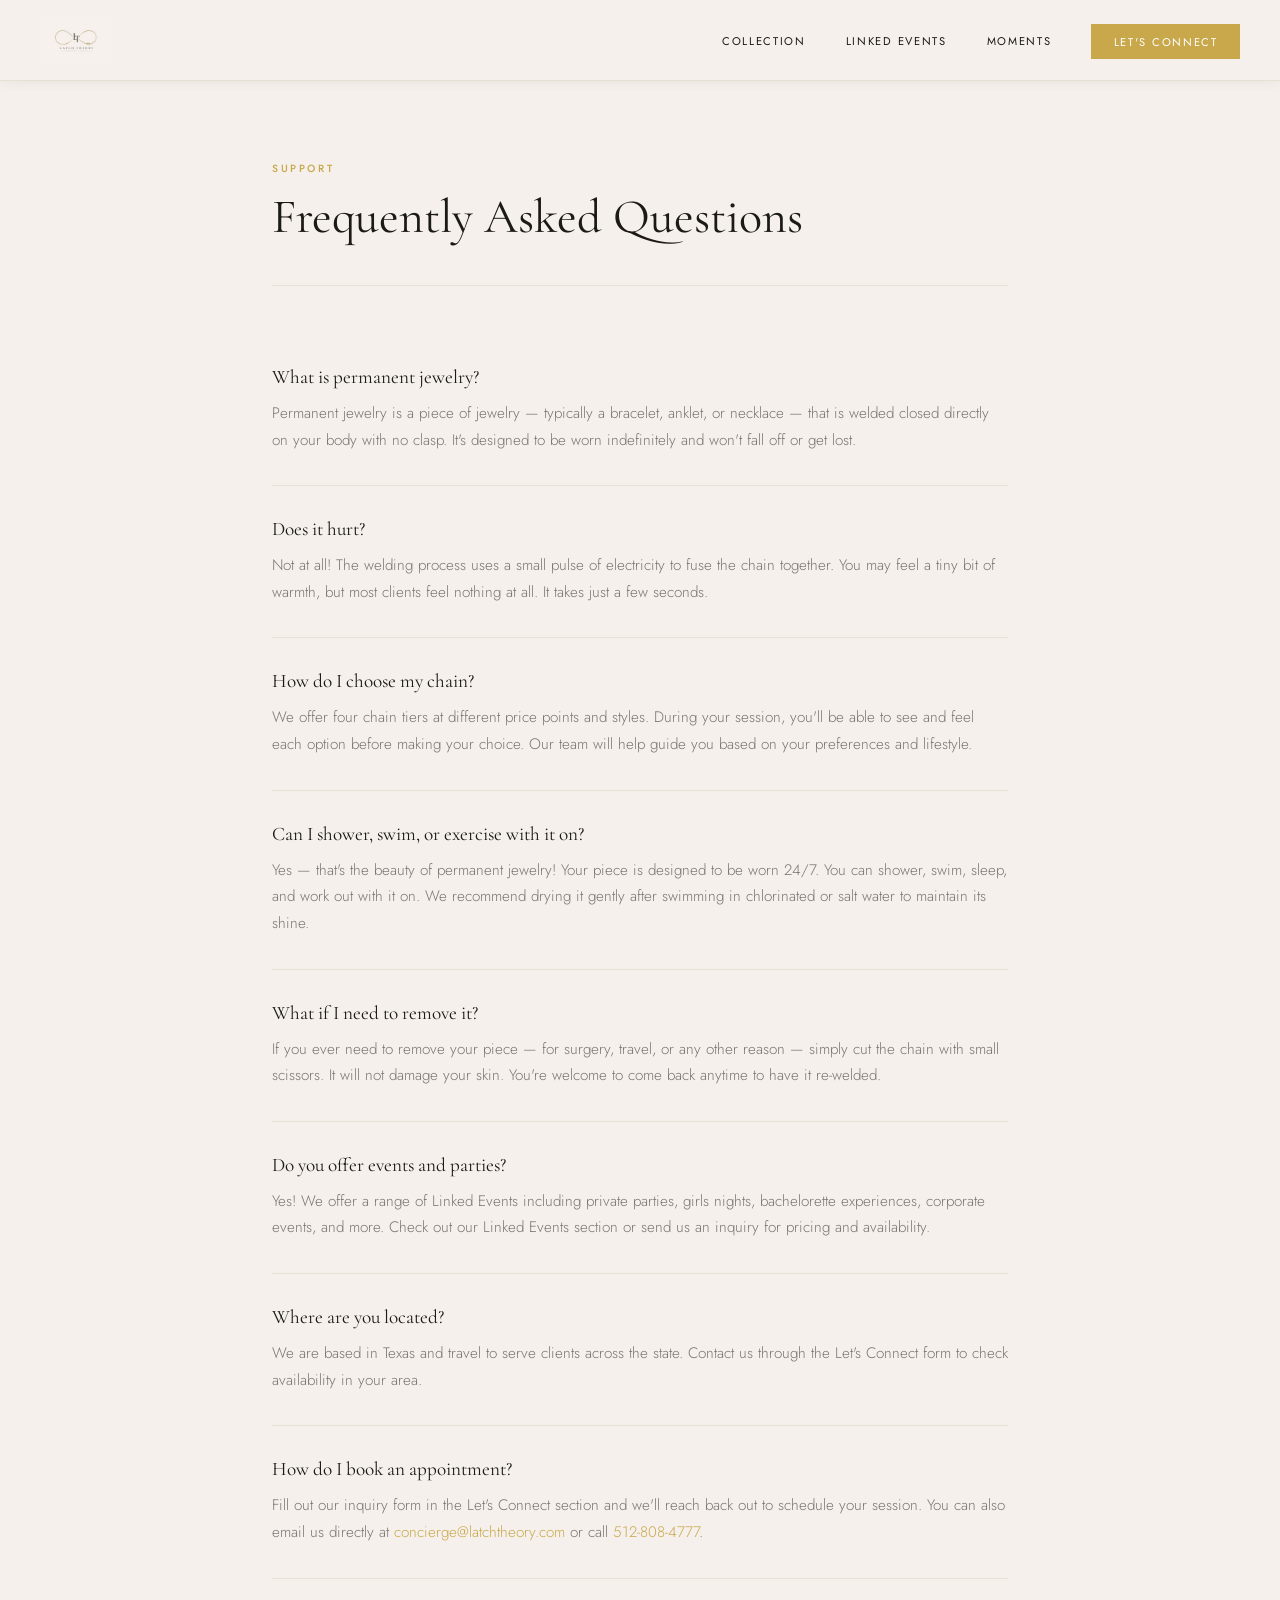
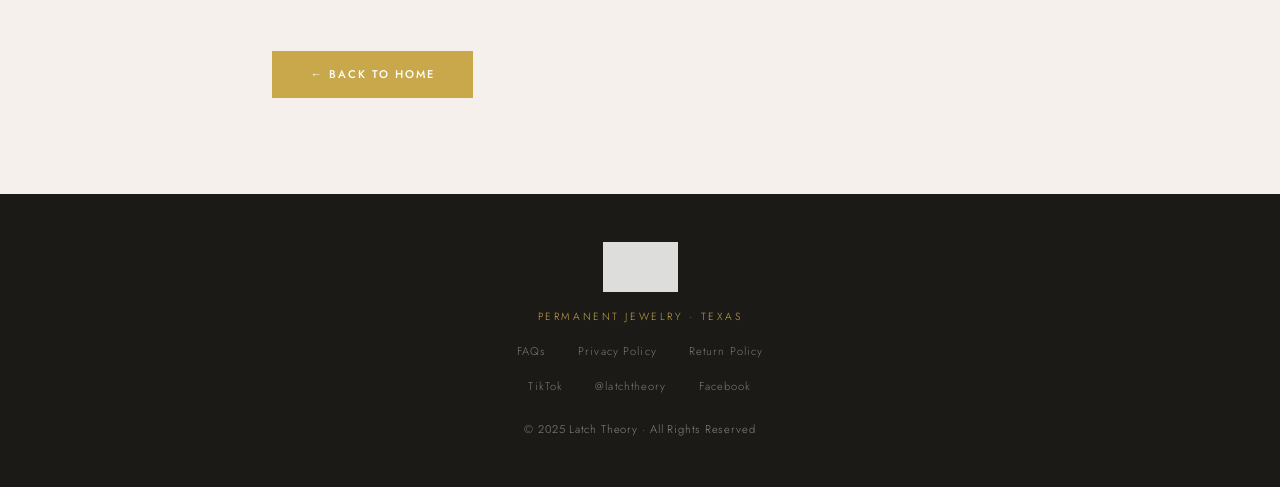
<file: design3/faqs.html>
<!DOCTYPE html>
<html lang="en">
<head>
  <meta charset="UTF-8" />
  <meta name="viewport" content="width=device-width, initial-scale=1.0" />
  <title>FAQs — Latch Theory</title>
  <link rel="stylesheet" href="style.css" />
  <link rel="stylesheet" href="policy.css" />
  <link href="https://fonts.googleapis.com/css2?family=Cormorant+Garamond:ital,wght@0,300;0,400;1,400&family=Jost:wght@300;400;500&display=swap" rel="stylesheet" />
</head>
<body>

  <nav id="nav" class="scrolled">
    <div class="nav-inner">
      <a href="index.html" class="nav-logo">
        <img src="../images/logo.PNG" alt="Latch Theory" />
      </a>
      <ul class="nav-links">
        <li><a href="index.html#collection">Collection</a></li>
        <li><a href="index.html#events">Linked Events</a></li>
        <li><a href="index.html#moments">Moments</a></li>
        <li><a href="index.html#contact" class="nav-cta">Let's Connect</a></li>
      </ul>
    </div>
  </nav>

  <div class="policy-page">
    <div class="policy-header">
      <p class="section-label">Support</p>
      <h1>Frequently Asked Questions</h1>
    </div>

    <div class="policy-content">

      <div class="faq-item">
        <h3>What is permanent jewelry?</h3>
        <p>Permanent jewelry is a piece of jewelry — typically a bracelet, anklet, or necklace — that is welded closed directly on your body with no clasp. It's designed to be worn indefinitely and won't fall off or get lost.</p>
      </div>

      <div class="faq-item">
        <h3>Does it hurt?</h3>
        <p>Not at all! The welding process uses a small pulse of electricity to fuse the chain together. You may feel a tiny bit of warmth, but most clients feel nothing at all. It takes just a few seconds.</p>
      </div>

      <div class="faq-item">
        <h3>How do I choose my chain?</h3>
        <p>We offer four chain tiers at different price points and styles. During your session, you'll be able to see and feel each option before making your choice. Our team will help guide you based on your preferences and lifestyle.</p>
      </div>

      <div class="faq-item">
        <h3>Can I shower, swim, or exercise with it on?</h3>
        <p>Yes — that's the beauty of permanent jewelry! Your piece is designed to be worn 24/7. You can shower, swim, sleep, and work out with it on. We recommend drying it gently after swimming in chlorinated or salt water to maintain its shine.</p>
      </div>

      <div class="faq-item">
        <h3>What if I need to remove it?</h3>
        <p>If you ever need to remove your piece — for surgery, travel, or any other reason — simply cut the chain with small scissors. It will not damage your skin. You're welcome to come back anytime to have it re-welded.</p>
      </div>

      <div class="faq-item">
        <h3>Do you offer events and parties?</h3>
        <p>Yes! We offer a range of Linked Events including private parties, girls nights, bachelorette experiences, corporate events, and more. Check out our Linked Events section or send us an inquiry for pricing and availability.</p>
      </div>

      <div class="faq-item">
        <h3>Where are you located?</h3>
        <p>We are based in Texas and travel to serve clients across the state. Contact us through the Let's Connect form to check availability in your area.</p>
      </div>

      <div class="faq-item">
        <h3>How do I book an appointment?</h3>
        <p>Fill out our inquiry form in the Let's Connect section and we'll reach back out to schedule your session. You can also email us directly at <a href="mailto:concierge@latchtheory.com">concierge@latchtheory.com</a> or call <a href="tel:5128084777">512-808-4777</a>.</p>
      </div>

    </div>

    <div class="policy-back">
      <a href="index.html" class="btn-primary">← Back to Home</a>
    </div>
  </div>

  <footer>
    <div class="footer-inner">
      <div class="footer-logo">
        <img src="../images/logo.PNG" alt="Latch Theory" />
      </div>
      <p class="footer-tagline">Permanent Jewelry · Texas</p>
      <div class="footer-links">
        <a href="faqs.html">FAQs</a>
        <a href="privacy-policy.html">Privacy Policy</a>
        <a href="return-policy.html">Return Policy</a>
      </div>
      <div class="footer-socials">
        <a href="https://www.tiktok.com/@latchtheory" target="_blank" rel="noopener">TikTok</a>
        <a href="https://www.instagram.com/latchtheory" target="_blank" rel="noopener">@latchtheory</a>
        <a href="https://www.facebook.com/LatchTheory" target="_blank" rel="noopener">Facebook</a>
      </div>
      <p class="footer-copy">&copy; 2025 Latch Theory · All Rights Reserved</p>
    </div>
  </footer>

</body>
</html>
</file>
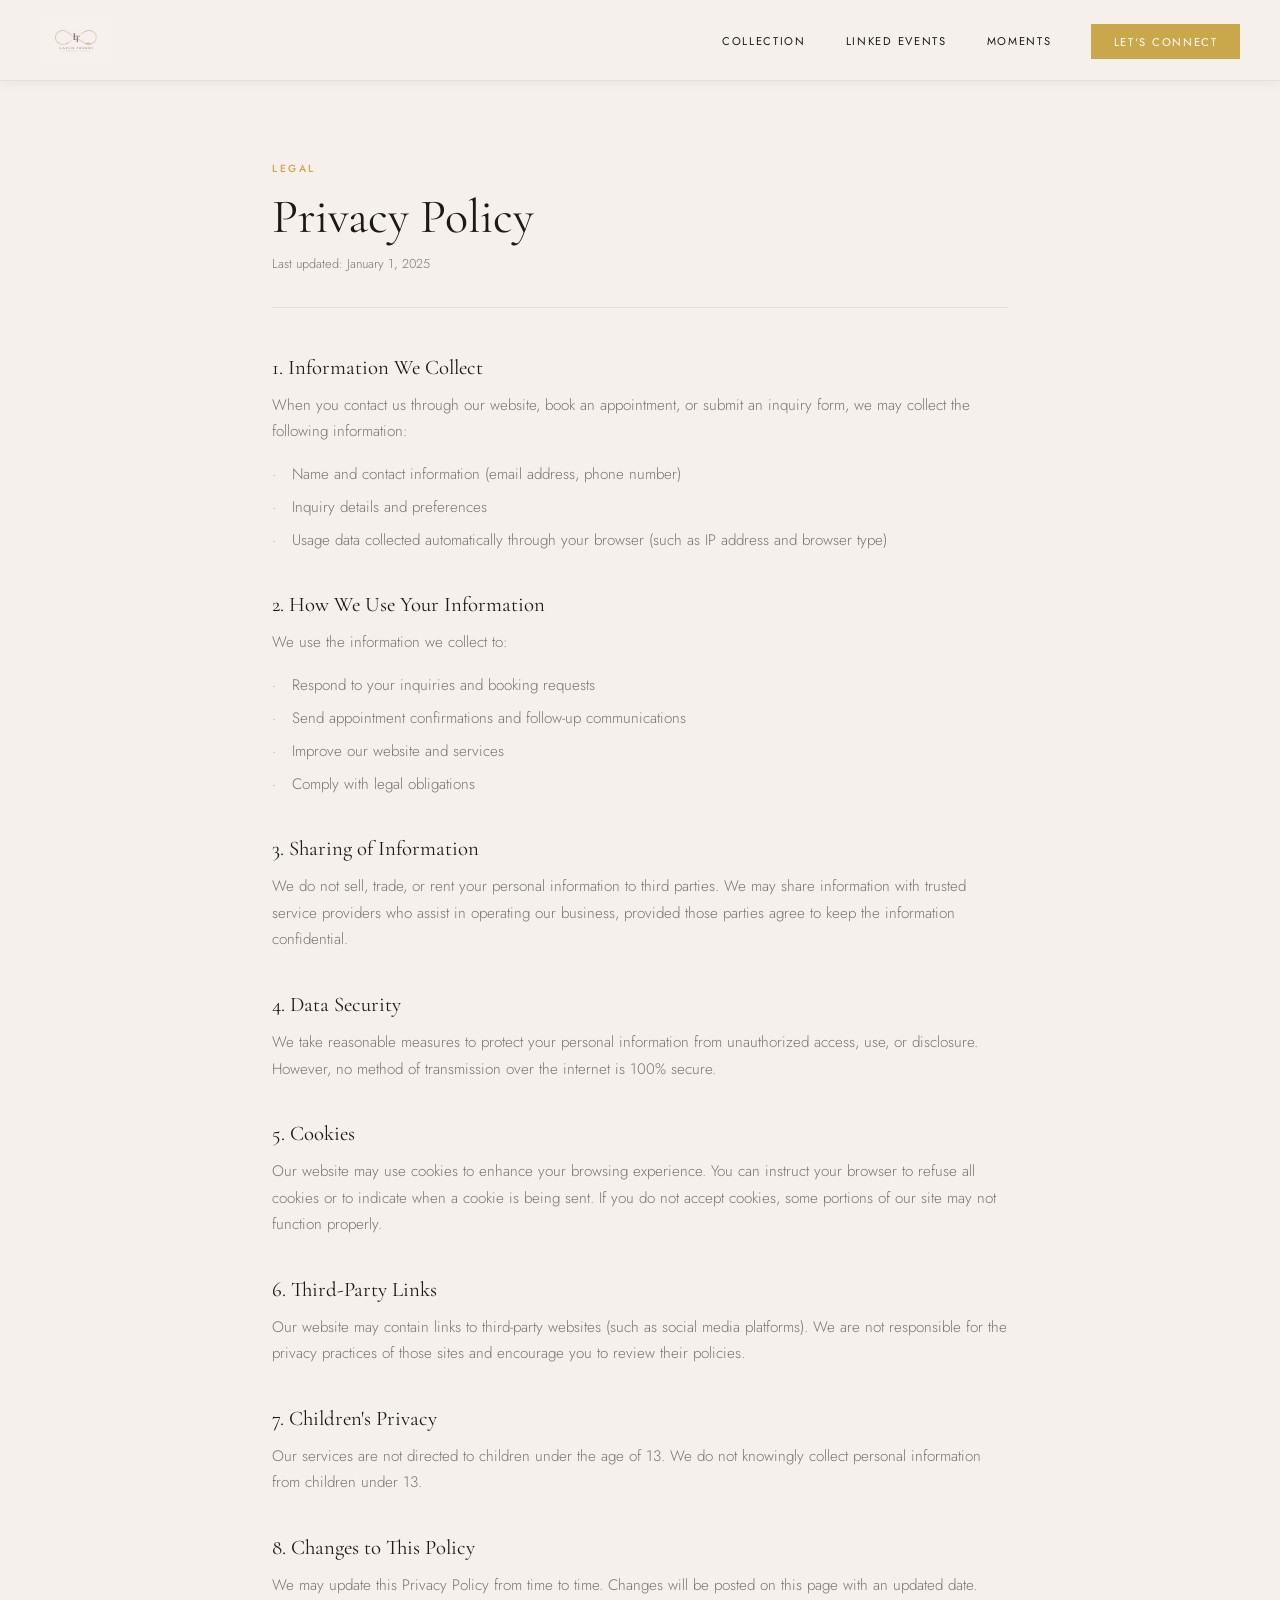
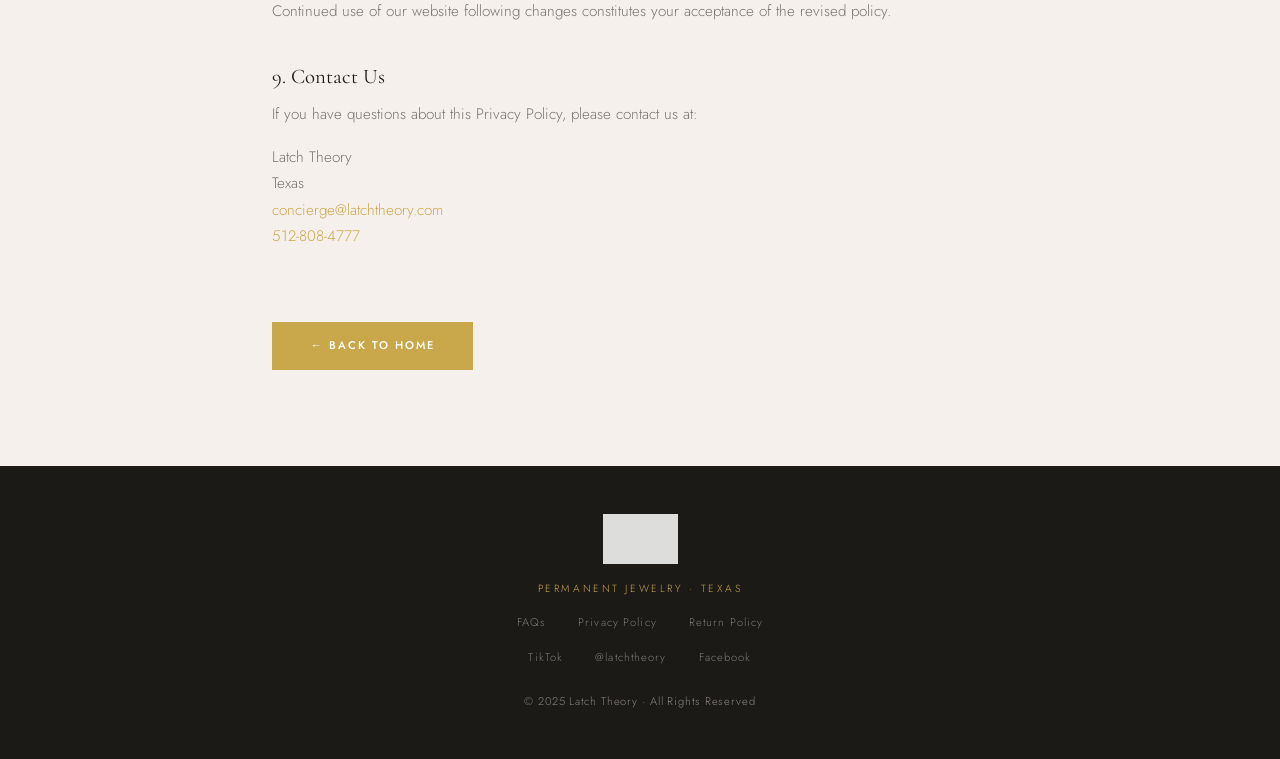
<file: design3/privacy-policy.html>
<!DOCTYPE html>
<html lang="en">
<head>
  <meta charset="UTF-8" />
  <meta name="viewport" content="width=device-width, initial-scale=1.0" />
  <title>Privacy Policy — Latch Theory</title>
  <link rel="stylesheet" href="style.css" />
  <link rel="stylesheet" href="policy.css" />
  <link href="https://fonts.googleapis.com/css2?family=Cormorant+Garamond:ital,wght@0,300;0,400;1,400&family=Jost:wght@300;400;500&display=swap" rel="stylesheet" />
</head>
<body>

  <nav id="nav" class="scrolled">
    <div class="nav-inner">
      <a href="index.html" class="nav-logo">
        <img src="../images/logo.PNG" alt="Latch Theory" />
      </a>
      <ul class="nav-links">
        <li><a href="index.html#collection">Collection</a></li>
        <li><a href="index.html#events">Linked Events</a></li>
        <li><a href="index.html#moments">Moments</a></li>
        <li><a href="index.html#contact" class="nav-cta">Let's Connect</a></li>
      </ul>
    </div>
  </nav>

  <div class="policy-page">
    <div class="policy-header">
      <p class="section-label">Legal</p>
      <h1>Privacy Policy</h1>
      <p class="policy-date">Last updated: January 1, 2025</p>
    </div>

    <div class="policy-content prose">

      <h2>1. Information We Collect</h2>
      <p>When you contact us through our website, book an appointment, or submit an inquiry form, we may collect the following information:</p>
      <ul>
        <li>Name and contact information (email address, phone number)</li>
        <li>Inquiry details and preferences</li>
        <li>Usage data collected automatically through your browser (such as IP address and browser type)</li>
      </ul>

      <h2>2. How We Use Your Information</h2>
      <p>We use the information we collect to:</p>
      <ul>
        <li>Respond to your inquiries and booking requests</li>
        <li>Send appointment confirmations and follow-up communications</li>
        <li>Improve our website and services</li>
        <li>Comply with legal obligations</li>
      </ul>

      <h2>3. Sharing of Information</h2>
      <p>We do not sell, trade, or rent your personal information to third parties. We may share information with trusted service providers who assist in operating our business, provided those parties agree to keep the information confidential.</p>

      <h2>4. Data Security</h2>
      <p>We take reasonable measures to protect your personal information from unauthorized access, use, or disclosure. However, no method of transmission over the internet is 100% secure.</p>

      <h2>5. Cookies</h2>
      <p>Our website may use cookies to enhance your browsing experience. You can instruct your browser to refuse all cookies or to indicate when a cookie is being sent. If you do not accept cookies, some portions of our site may not function properly.</p>

      <h2>6. Third-Party Links</h2>
      <p>Our website may contain links to third-party websites (such as social media platforms). We are not responsible for the privacy practices of those sites and encourage you to review their policies.</p>

      <h2>7. Children's Privacy</h2>
      <p>Our services are not directed to children under the age of 13. We do not knowingly collect personal information from children under 13.</p>

      <h2>8. Changes to This Policy</h2>
      <p>We may update this Privacy Policy from time to time. Changes will be posted on this page with an updated date. Continued use of our website following changes constitutes your acceptance of the revised policy.</p>

      <h2>9. Contact Us</h2>
      <p>If you have questions about this Privacy Policy, please contact us at:</p>
      <p>
        Latch Theory<br />
        Texas<br />
        <a href="mailto:concierge@latchtheory.com">concierge@latchtheory.com</a><br />
        <a href="tel:5128084777">512-808-4777</a>
      </p>

    </div>

    <div class="policy-back">
      <a href="index.html" class="btn-primary">← Back to Home</a>
    </div>
  </div>

  <footer>
    <div class="footer-inner">
      <div class="footer-logo">
        <img src="../images/logo.PNG" alt="Latch Theory" />
      </div>
      <p class="footer-tagline">Permanent Jewelry · Texas</p>
      <div class="footer-links">
        <a href="faqs.html">FAQs</a>
        <a href="privacy-policy.html">Privacy Policy</a>
        <a href="return-policy.html">Return Policy</a>
      </div>
      <div class="footer-socials">
        <a href="https://www.tiktok.com/@latchtheory" target="_blank" rel="noopener">TikTok</a>
        <a href="https://www.instagram.com/latchtheory" target="_blank" rel="noopener">@latchtheory</a>
        <a href="https://www.facebook.com/LatchTheory" target="_blank" rel="noopener">Facebook</a>
      </div>
      <p class="footer-copy">&copy; 2025 Latch Theory · All Rights Reserved</p>
    </div>
  </footer>

</body>
</html>
</file>
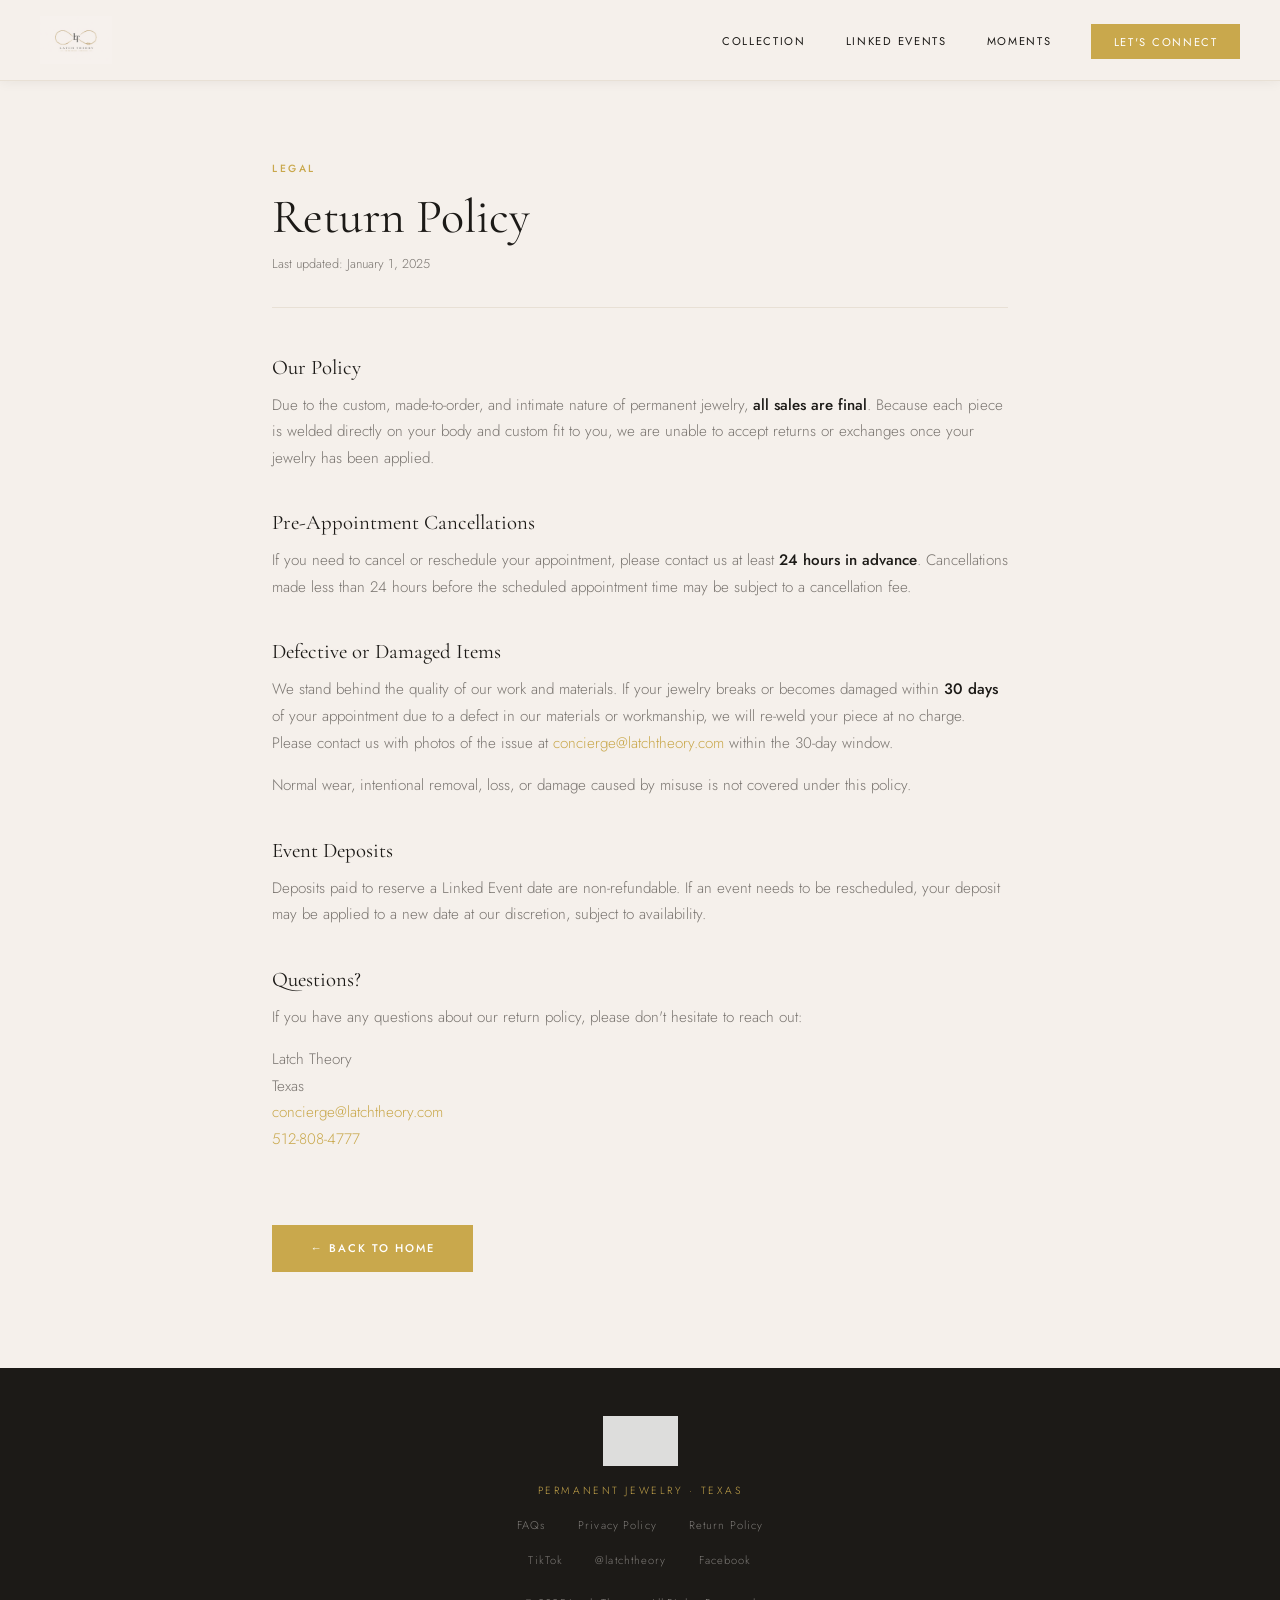
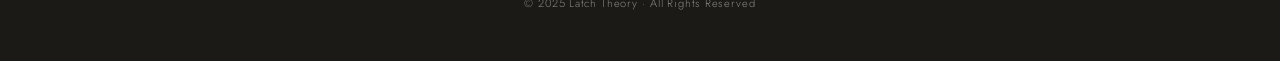
<file: design3/return-policy.html>
<!DOCTYPE html>
<html lang="en">
<head>
  <meta charset="UTF-8" />
  <meta name="viewport" content="width=device-width, initial-scale=1.0" />
  <title>Return Policy — Latch Theory</title>
  <link rel="stylesheet" href="style.css" />
  <link rel="stylesheet" href="policy.css" />
  <link href="https://fonts.googleapis.com/css2?family=Cormorant+Garamond:ital,wght@0,300;0,400;1,400&family=Jost:wght@300;400;500&display=swap" rel="stylesheet" />
</head>
<body>

  <nav id="nav" class="scrolled">
    <div class="nav-inner">
      <a href="index.html" class="nav-logo">
        <img src="../images/logo.PNG" alt="Latch Theory" />
      </a>
      <ul class="nav-links">
        <li><a href="index.html#collection">Collection</a></li>
        <li><a href="index.html#events">Linked Events</a></li>
        <li><a href="index.html#moments">Moments</a></li>
        <li><a href="index.html#contact" class="nav-cta">Let's Connect</a></li>
      </ul>
    </div>
  </nav>

  <div class="policy-page">
    <div class="policy-header">
      <p class="section-label">Legal</p>
      <h1>Return Policy</h1>
      <p class="policy-date">Last updated: January 1, 2025</p>
    </div>

    <div class="policy-content prose">

      <h2>Our Policy</h2>
      <p>Due to the custom, made-to-order, and intimate nature of permanent jewelry, <strong>all sales are final</strong>. Because each piece is welded directly on your body and custom fit to you, we are unable to accept returns or exchanges once your jewelry has been applied.</p>

      <h2>Pre-Appointment Cancellations</h2>
      <p>If you need to cancel or reschedule your appointment, please contact us at least <strong>24 hours in advance</strong>. Cancellations made less than 24 hours before the scheduled appointment time may be subject to a cancellation fee.</p>

      <h2>Defective or Damaged Items</h2>
      <p>We stand behind the quality of our work and materials. If your jewelry breaks or becomes damaged within <strong>30 days</strong> of your appointment due to a defect in our materials or workmanship, we will re-weld your piece at no charge. Please contact us with photos of the issue at <a href="mailto:concierge@latchtheory.com">concierge@latchtheory.com</a> within the 30-day window.</p>
      <p>Normal wear, intentional removal, loss, or damage caused by misuse is not covered under this policy.</p>

      <h2>Event Deposits</h2>
      <p>Deposits paid to reserve a Linked Event date are non-refundable. If an event needs to be rescheduled, your deposit may be applied to a new date at our discretion, subject to availability.</p>

      <h2>Questions?</h2>
      <p>If you have any questions about our return policy, please don't hesitate to reach out:</p>
      <p>
        Latch Theory<br />
        Texas<br />
        <a href="mailto:concierge@latchtheory.com">concierge@latchtheory.com</a><br />
        <a href="tel:5128084777">512-808-4777</a>
      </p>

    </div>

    <div class="policy-back">
      <a href="index.html" class="btn-primary">← Back to Home</a>
    </div>
  </div>

  <footer>
    <div class="footer-inner">
      <div class="footer-logo">
        <img src="../images/logo.PNG" alt="Latch Theory" />
      </div>
      <p class="footer-tagline">Permanent Jewelry · Texas</p>
      <div class="footer-links">
        <a href="faqs.html">FAQs</a>
        <a href="privacy-policy.html">Privacy Policy</a>
        <a href="return-policy.html">Return Policy</a>
      </div>
      <div class="footer-socials">
        <a href="https://www.tiktok.com/@latchtheory" target="_blank" rel="noopener">TikTok</a>
        <a href="https://www.instagram.com/latchtheory" target="_blank" rel="noopener">@latchtheory</a>
        <a href="https://www.facebook.com/LatchTheory" target="_blank" rel="noopener">Facebook</a>
      </div>
      <p class="footer-copy">&copy; 2025 Latch Theory · All Rights Reserved</p>
    </div>
  </footer>

</body>
</html>
</file>
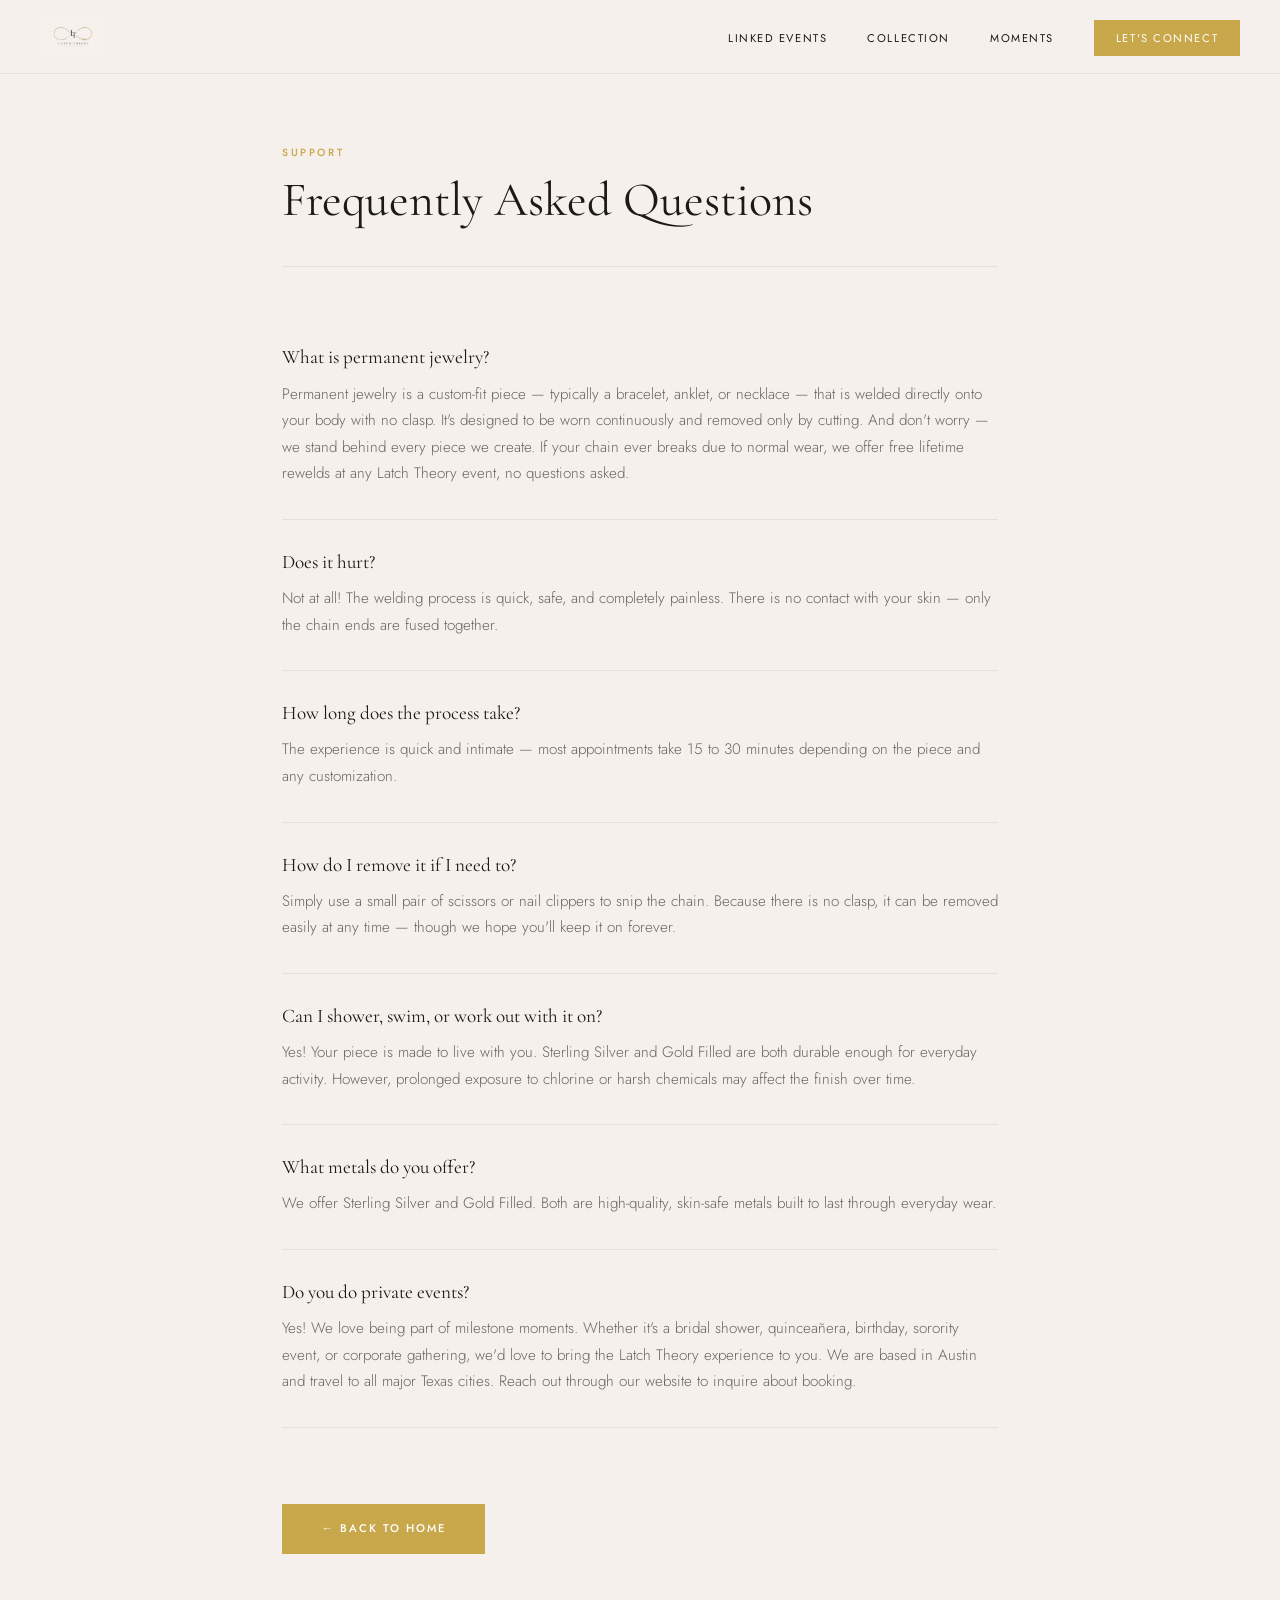
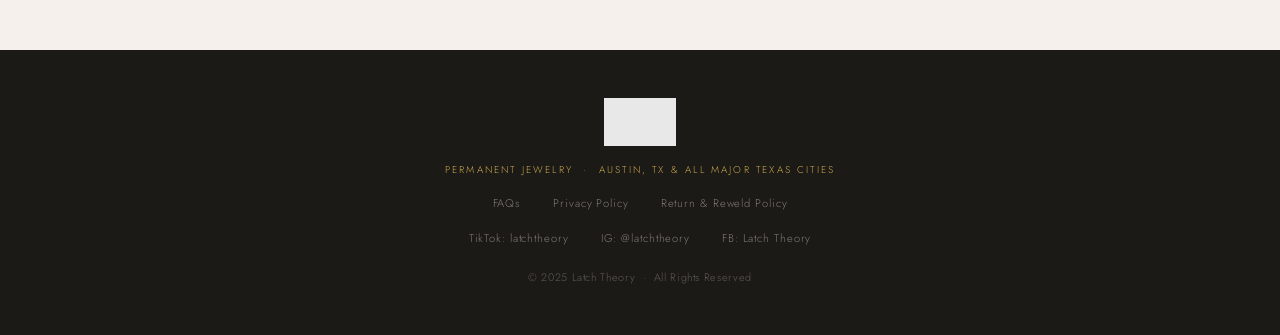
<file: design4/faqs.html>
<!DOCTYPE html>
<html lang="en">
<head>
  <meta charset="UTF-8" />
  <meta name="viewport" content="width=device-width, initial-scale=1.0" />
  <title>FAQs — Latch Theory</title>
  <link rel="stylesheet" href="style.css" />
  <link rel="stylesheet" href="policy.css" />
  <link href="https://fonts.googleapis.com/css2?family=Cormorant+Garamond:ital,wght@0,300;0,400;1,400&family=Jost:wght@300;400;500&display=swap" rel="stylesheet" />
</head>
<body>
  <nav id="nav" class="nav-visible">
    <div class="nav-inner">
      <a href="index.html" class="nav-logo"><img src="../images/logo.PNG" alt="Latch Theory" /></a>
      <ul class="nav-links">
        <li><a href="index.html#events">Linked Events</a></li>
        <li><a href="index.html#collection">Collection</a></li>
        <li><a href="index.html#moments">Moments</a></li>
        <li><a href="index.html#contact" class="nav-cta">Let's Connect</a></li>
      </ul>
    </div>
  </nav>

  <div class="policy-page">
    <div class="policy-header">
      <p class="section-label">Support</p>
      <h1>Frequently Asked Questions</h1>
    </div>

    <div class="policy-content">

      <div class="faq-item">
        <h3>What is permanent jewelry?</h3>
        <p>Permanent jewelry is a custom-fit piece — typically a bracelet, anklet, or necklace — that is welded directly onto your body with no clasp. It's designed to be worn continuously and removed only by cutting. And don't worry — we stand behind every piece we create. If your chain ever breaks due to normal wear, we offer free lifetime rewelds at any Latch Theory event, no questions asked.</p>
      </div>

      <div class="faq-item">
        <h3>Does it hurt?</h3>
        <p>Not at all! The welding process is quick, safe, and completely painless. There is no contact with your skin — only the chain ends are fused together.</p>
      </div>

      <div class="faq-item">
        <h3>How long does the process take?</h3>
        <p>The experience is quick and intimate — most appointments take 15 to 30 minutes depending on the piece and any customization.</p>
      </div>

      <div class="faq-item">
        <h3>How do I remove it if I need to?</h3>
        <p>Simply use a small pair of scissors or nail clippers to snip the chain. Because there is no clasp, it can be removed easily at any time — though we hope you'll keep it on forever.</p>
      </div>

      <div class="faq-item">
        <h3>Can I shower, swim, or work out with it on?</h3>
        <p>Yes! Your piece is made to live with you. Sterling Silver and Gold Filled are both durable enough for everyday activity. However, prolonged exposure to chlorine or harsh chemicals may affect the finish over time.</p>
      </div>

      <div class="faq-item">
        <h3>What metals do you offer?</h3>
        <p>We offer Sterling Silver and Gold Filled. Both are high-quality, skin-safe metals built to last through everyday wear.</p>
      </div>

      <div class="faq-item">
        <h3>Do you do private events?</h3>
        <p>Yes! We love being part of milestone moments. Whether it's a bridal shower, quinceañera, birthday, sorority event, or corporate gathering, we'd love to bring the Latch Theory experience to you. We are based in Austin and travel to all major Texas cities. Reach out through our website to inquire about booking.</p>
      </div>

    </div>

    <div class="policy-back">
      <a href="index.html" class="btn-primary">← Back to Home</a>
    </div>
  </div>

  <footer>
    <div class="footer-inner">
      <div class="footer-logo"><img src="../images/logo.PNG" alt="Latch Theory" /></div>
      <p class="footer-tagline">Permanent Jewelry &nbsp;·&nbsp; Austin, TX &amp; All Major Texas Cities</p>
      <div class="footer-links">
        <a href="faqs.html">FAQs</a>
        <a href="privacy-policy.html">Privacy Policy</a>
        <a href="return-policy.html">Return &amp; Reweld Policy</a>
      </div>
      <div class="footer-socials">
        <a href="https://www.tiktok.com/@latchtheory" target="_blank" rel="noopener">TikTok: latchtheory</a>
        <a href="https://www.instagram.com/latchtheory" target="_blank" rel="noopener">IG: @latchtheory</a>
        <a href="https://www.facebook.com/LatchTheory" target="_blank" rel="noopener">FB: Latch Theory</a>
      </div>
      <p class="footer-copy">&copy; 2025 Latch Theory &nbsp;·&nbsp; All Rights Reserved</p>
    </div>
  </footer>
</body>
</html>
</file>
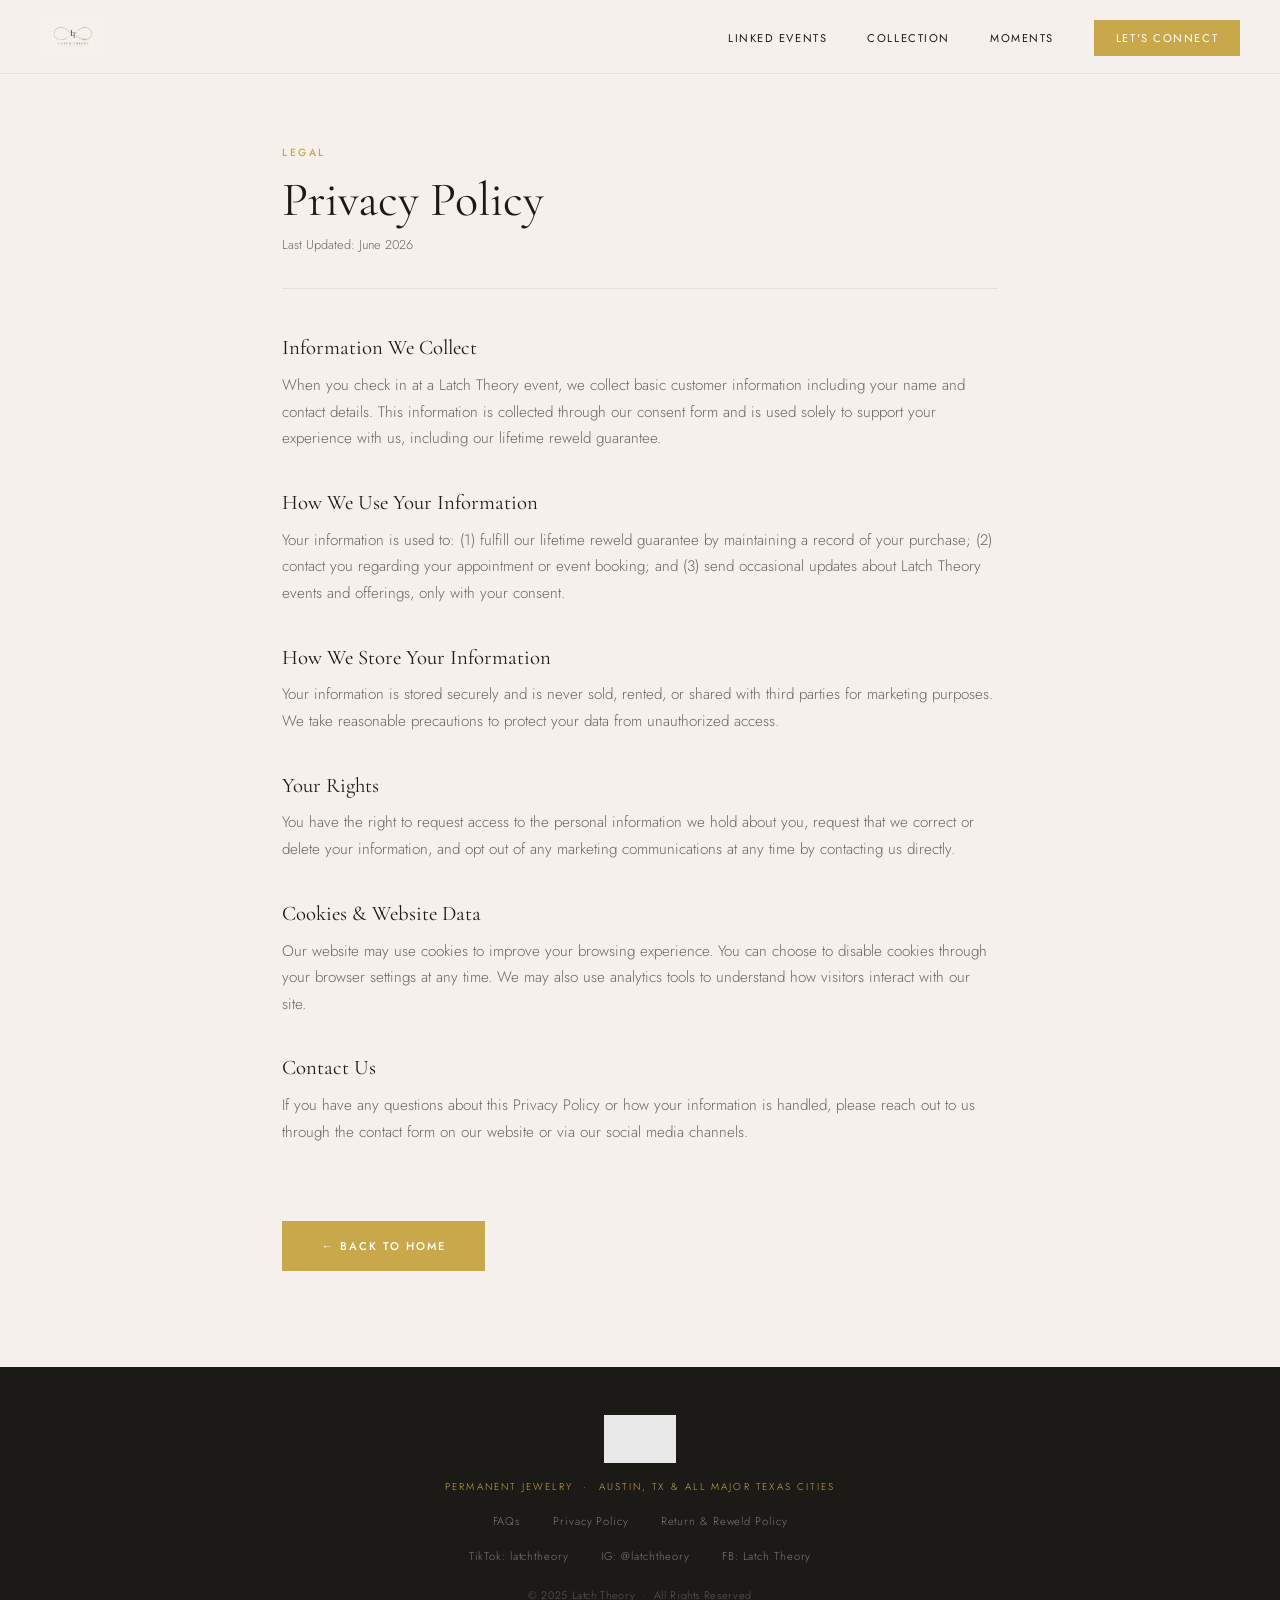
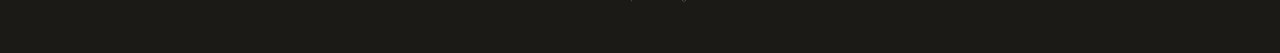
<file: design4/privacy-policy.html>
<!DOCTYPE html>
<html lang="en">
<head>
  <meta charset="UTF-8" />
  <meta name="viewport" content="width=device-width, initial-scale=1.0" />
  <title>Privacy Policy — Latch Theory</title>
  <link rel="stylesheet" href="style.css" />
  <link rel="stylesheet" href="policy.css" />
  <link href="https://fonts.googleapis.com/css2?family=Cormorant+Garamond:ital,wght@0,300;0,400;1,400&family=Jost:wght@300;400;500&display=swap" rel="stylesheet" />
</head>
<body>
  <nav id="nav" class="nav-visible">
    <div class="nav-inner">
      <a href="index.html" class="nav-logo"><img src="../images/logo.PNG" alt="Latch Theory" /></a>
      <ul class="nav-links">
        <li><a href="index.html#events">Linked Events</a></li>
        <li><a href="index.html#collection">Collection</a></li>
        <li><a href="index.html#moments">Moments</a></li>
        <li><a href="index.html#contact" class="nav-cta">Let's Connect</a></li>
      </ul>
    </div>
  </nav>

  <div class="policy-page">
    <div class="policy-header">
      <p class="section-label">Legal</p>
      <h1>Privacy Policy</h1>
      <p class="policy-date">Last Updated: June 2026</p>
    </div>

    <div class="policy-content prose">

      <h2>Information We Collect</h2>
      <p>When you check in at a Latch Theory event, we collect basic customer information including your name and contact details. This information is collected through our consent form and is used solely to support your experience with us, including our lifetime reweld guarantee.</p>

      <h2>How We Use Your Information</h2>
      <p>Your information is used to: (1) fulfill our lifetime reweld guarantee by maintaining a record of your purchase; (2) contact you regarding your appointment or event booking; and (3) send occasional updates about Latch Theory events and offerings, only with your consent.</p>

      <h2>How We Store Your Information</h2>
      <p>Your information is stored securely and is never sold, rented, or shared with third parties for marketing purposes. We take reasonable precautions to protect your data from unauthorized access.</p>

      <h2>Your Rights</h2>
      <p>You have the right to request access to the personal information we hold about you, request that we correct or delete your information, and opt out of any marketing communications at any time by contacting us directly.</p>

      <h2>Cookies &amp; Website Data</h2>
      <p>Our website may use cookies to improve your browsing experience. You can choose to disable cookies through your browser settings at any time. We may also use analytics tools to understand how visitors interact with our site.</p>

      <h2>Contact Us</h2>
      <p>If you have any questions about this Privacy Policy or how your information is handled, please reach out to us through the contact form on our website or via our social media channels.</p>

    </div>

    <div class="policy-back">
      <a href="index.html" class="btn-primary">← Back to Home</a>
    </div>
  </div>

  <footer>
    <div class="footer-inner">
      <div class="footer-logo"><img src="../images/logo.PNG" alt="Latch Theory" /></div>
      <p class="footer-tagline">Permanent Jewelry &nbsp;·&nbsp; Austin, TX &amp; All Major Texas Cities</p>
      <div class="footer-links">
        <a href="faqs.html">FAQs</a>
        <a href="privacy-policy.html">Privacy Policy</a>
        <a href="return-policy.html">Return &amp; Reweld Policy</a>
      </div>
      <div class="footer-socials">
        <a href="https://www.tiktok.com/@latchtheory" target="_blank" rel="noopener">TikTok: latchtheory</a>
        <a href="https://www.instagram.com/latchtheory" target="_blank" rel="noopener">IG: @latchtheory</a>
        <a href="https://www.facebook.com/LatchTheory" target="_blank" rel="noopener">FB: Latch Theory</a>
      </div>
      <p class="footer-copy">&copy; 2025 Latch Theory &nbsp;·&nbsp; All Rights Reserved</p>
    </div>
  </footer>
</body>
</html>
</file>
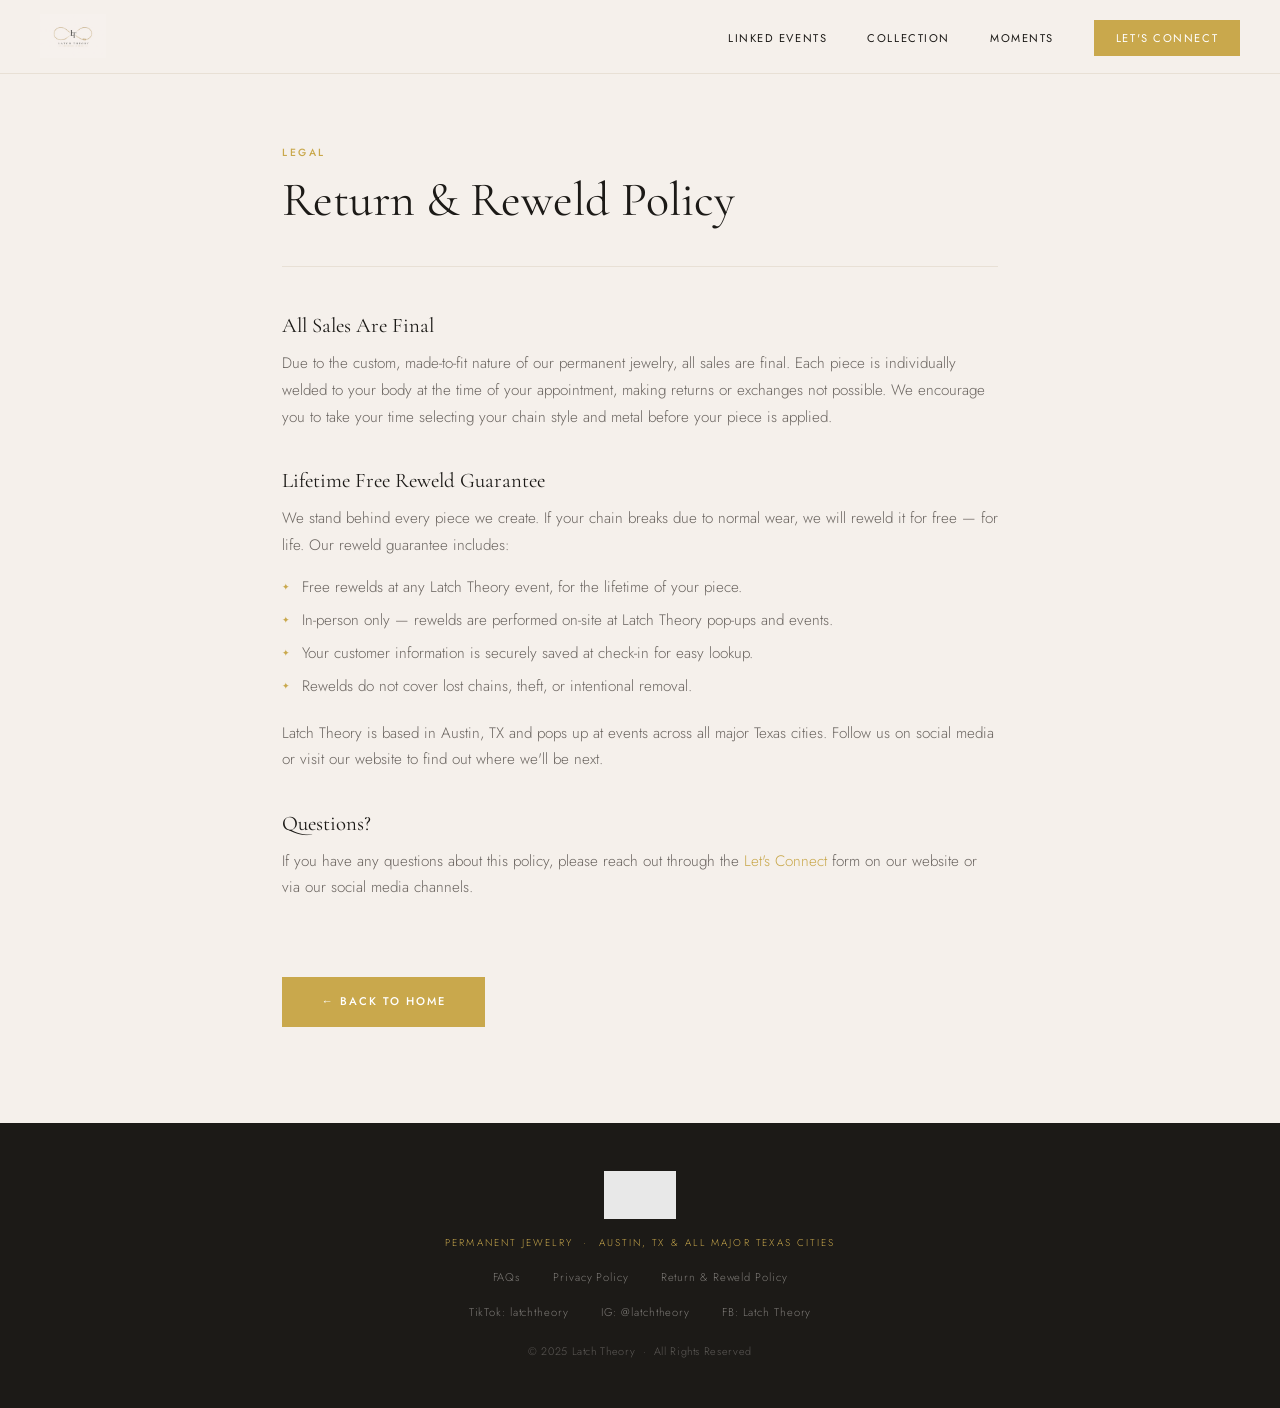
<file: design4/return-policy.html>
<!DOCTYPE html>
<html lang="en">
<head>
  <meta charset="UTF-8" />
  <meta name="viewport" content="width=device-width, initial-scale=1.0" />
  <title>Return &amp; Reweld Policy — Latch Theory</title>
  <link rel="stylesheet" href="style.css" />
  <link rel="stylesheet" href="policy.css" />
  <link href="https://fonts.googleapis.com/css2?family=Cormorant+Garamond:ital,wght@0,300;0,400;1,400&family=Jost:wght@300;400;500&display=swap" rel="stylesheet" />
</head>
<body>
  <nav id="nav" class="nav-visible">
    <div class="nav-inner">
      <a href="index.html" class="nav-logo"><img src="../images/logo.PNG" alt="Latch Theory" /></a>
      <ul class="nav-links">
        <li><a href="index.html#events">Linked Events</a></li>
        <li><a href="index.html#collection">Collection</a></li>
        <li><a href="index.html#moments">Moments</a></li>
        <li><a href="index.html#contact" class="nav-cta">Let's Connect</a></li>
      </ul>
    </div>
  </nav>

  <div class="policy-page">
    <div class="policy-header">
      <p class="section-label">Legal</p>
      <h1>Return &amp; Reweld Policy</h1>
    </div>

    <div class="policy-content prose">

      <h2>All Sales Are Final</h2>
      <p>Due to the custom, made-to-fit nature of our permanent jewelry, all sales are final. Each piece is individually welded to your body at the time of your appointment, making returns or exchanges not possible. We encourage you to take your time selecting your chain style and metal before your piece is applied.</p>

      <h2>Lifetime Free Reweld Guarantee</h2>
      <p>We stand behind every piece we create. If your chain breaks due to normal wear, we will reweld it for free — for life. Our reweld guarantee includes:</p>
      <ul>
        <li>Free rewelds at any Latch Theory event, for the lifetime of your piece.</li>
        <li>In-person only — rewelds are performed on-site at Latch Theory pop-ups and events.</li>
        <li>Your customer information is securely saved at check-in for easy lookup.</li>
        <li>Rewelds do not cover lost chains, theft, or intentional removal.</li>
      </ul>
      <p>Latch Theory is based in Austin, TX and pops up at events across all major Texas cities. Follow us on social media or visit our website to find out where we'll be next.</p>

      <h2>Questions?</h2>
      <p>If you have any questions about this policy, please reach out through the <a href="index.html#contact">Let's Connect</a> form on our website or via our social media channels.</p>

    </div>

    <div class="policy-back">
      <a href="index.html" class="btn-primary">← Back to Home</a>
    </div>
  </div>

  <footer>
    <div class="footer-inner">
      <div class="footer-logo"><img src="../images/logo.PNG" alt="Latch Theory" /></div>
      <p class="footer-tagline">Permanent Jewelry &nbsp;·&nbsp; Austin, TX &amp; All Major Texas Cities</p>
      <div class="footer-links">
        <a href="faqs.html">FAQs</a>
        <a href="privacy-policy.html">Privacy Policy</a>
        <a href="return-policy.html">Return &amp; Reweld Policy</a>
      </div>
      <div class="footer-socials">
        <a href="https://www.tiktok.com/@latchtheory" target="_blank" rel="noopener">TikTok: latchtheory</a>
        <a href="https://www.instagram.com/latchtheory" target="_blank" rel="noopener">IG: @latchtheory</a>
        <a href="https://www.facebook.com/LatchTheory" target="_blank" rel="noopener">FB: Latch Theory</a>
      </div>
      <p class="footer-copy">&copy; 2025 Latch Theory &nbsp;·&nbsp; All Rights Reserved</p>
    </div>
  </footer>
</body>
</html>
</file>
<file: design1/style.css>
/* ── Reset & Base ── */
*, *::before, *::after { box-sizing: border-box; margin: 0; padding: 0; }

:root {
  --cream:      #F5F0EB;
  --charcoal:   #1C1A17;
  --gold:       #C9A84C;
  --gold-dark:  #A8873A;
  --border:     #E8E0D5;
  --white:      #FFFFFF;
  --gold-light: #C9A84C40;
}

html { scroll-behavior: smooth; }

body {
  font-family: 'Jost', sans-serif;
  background: var(--cream);
  color: var(--charcoal);
  font-weight: 300;
  line-height: 1.7;
}

img { display: block; width: 100%; height: 100%; object-fit: cover; }

a { text-decoration: none; color: inherit; }

h1, h2 {
  font-family: 'Cormorant Garamond', serif;
  font-weight: 400;
  line-height: 1.1;
}

h1 { font-size: clamp(3rem, 7vw, 6rem); }
h2 { font-size: clamp(2rem, 4vw, 3.2rem); }

.section-label {
  font-family: 'Jost', sans-serif;
  font-size: 0.7rem;
  font-weight: 500;
  letter-spacing: 0.2em;
  text-transform: uppercase;
  color: var(--gold);
  margin-bottom: 1rem;
}

.center { text-align: center; }

/* ── Buttons ── */
.btn-primary {
  display: inline-block;
  background: var(--gold);
  color: var(--white);
  padding: 0.85rem 2.2rem;
  font-family: 'Jost', sans-serif;
  font-size: 0.75rem;
  font-weight: 500;
  letter-spacing: 0.15em;
  text-transform: uppercase;
  transition: background 0.2s;
  margin-top: 2rem;
}
.btn-primary:hover { background: var(--gold-dark); }

.btn-secondary {
  display: inline-block;
  background: transparent;
  color: var(--charcoal);
  border: 1px solid var(--gold);
  padding: 0.85rem 2.2rem;
  font-family: 'Jost', sans-serif;
  font-size: 0.75rem;
  font-weight: 500;
  letter-spacing: 0.15em;
  text-transform: uppercase;
  transition: background 0.2s;
  margin-top: 2rem;
}
.btn-secondary:hover { background: var(--border); }

/* ── Nav ── */
nav {
  position: fixed;
  top: 0;
  width: 100%;
  z-index: 100;
  background: var(--cream);
  border-bottom: 1px solid var(--border);
}
.nav-inner {
  max-width: 1200px;
  margin: 0 auto;
  padding: 1.25rem 2rem;
  display: flex;
  align-items: center;
  justify-content: space-between;
}
.nav-logo {
  font-family: 'Cormorant Garamond', serif;
  font-size: 1.4rem;
  font-weight: 400;
  letter-spacing: 0.08em;
}
.nav-cta {
  font-size: 0.7rem;
  font-weight: 500;
  letter-spacing: 0.15em;
  text-transform: uppercase;
  color: var(--gold);
  border-bottom: 1px solid var(--gold);
  padding-bottom: 2px;
  transition: color 0.2s;
}
.nav-cta:hover { color: var(--gold-dark); border-color: var(--gold-dark); }

/* ── Hero ── */
.hero {
  padding-top: 5rem;
  min-height: 100vh;
  display: grid;
  grid-template-columns: 1fr 1fr;
  align-items: center;
}
.hero-content {
  padding: 6rem 4rem 6rem 6rem;
}
.hero-eyebrow {
  font-size: 0.7rem;
  font-weight: 500;
  letter-spacing: 0.25em;
  text-transform: uppercase;
  color: var(--gold);
  margin-bottom: 1.5rem;
}
.hero h1 { margin-bottom: 1.5rem; }
.hero h1 em { font-style: italic; color: var(--gold); }
.hero-sub {
  font-size: 1rem;
  color: #5a5650;
  max-width: 380px;
  line-height: 1.8;
}
.hero-image {
  height: 100vh;
  overflow: hidden;
}
.hero-image img {
  width: 100%;
  height: 100%;
  object-fit: cover;
  object-position: center;
}

/* ── About ── */
.about {
  padding: 8rem 2rem;
  border-top: 1px solid var(--border);
}
.about-inner {
  max-width: 1200px;
  margin: 0 auto;
  display: grid;
  grid-template-columns: 1fr 1fr;
  gap: 6rem;
  align-items: center;
}
.about-images {
  position: relative;
  height: 600px;
}
.img-main {
  width: 80%;
  height: 80%;
  object-fit: cover;
  position: absolute;
  top: 0;
  left: 0;
}
.img-accent {
  width: 50%;
  height: 45%;
  object-fit: cover;
  position: absolute;
  bottom: 0;
  right: 0;
  border: 6px solid var(--cream);
}
.about-text h2 { margin-bottom: 1.5rem; }
.about-text p { color: #5a5650; margin-bottom: 1rem; }

/* ── Gallery ── */
.gallery {
  padding: 8rem 2rem;
  background: var(--white);
  border-top: 1px solid var(--border);
}
.gallery h2 { margin-bottom: 3rem; }
.gallery-grid {
  max-width: 1200px;
  margin: 0 auto;
  display: grid;
  grid-template-columns: 1fr 1fr 1fr;
  grid-template-rows: 300px 300px;
  gap: 1rem;
}
.gallery-item { overflow: hidden; }
.gallery-item.tall { grid-row: span 2; }
.gallery-item img {
  width: 100%;
  height: 100%;
  object-fit: cover;
  transition: transform 0.5s ease;
}
.gallery-item:hover img { transform: scale(1.03); }

/* ── Contact ── */
.contact {
  padding: 8rem 2rem;
  border-top: 1px solid var(--border);
}
.contact-inner {
  max-width: 700px;
  margin: 0 auto;
  text-align: center;
}
.contact-inner h2 { margin-bottom: 1rem; }
.contact-sub { color: #5a5650; margin-bottom: 2rem; }
.contact-details {
  display: flex;
  align-items: center;
  justify-content: center;
  gap: 1rem;
  font-size: 0.95rem;
  margin-bottom: 0.5rem;
}
.contact-details a {
  color: var(--charcoal);
  border-bottom: 1px solid var(--gold-light);
  padding-bottom: 2px;
  transition: border-color 0.2s;
}
.contact-details a:hover { border-color: var(--gold); }
.divider { color: var(--border); }
.contact-inner .btn-primary { display: block; width: fit-content; margin: 0 auto; margin-top: 2rem; }

/* ── Footer ── */
footer {
  background: var(--charcoal);
  color: #7a7570;
  text-align: center;
  padding: 2rem;
  font-size: 0.75rem;
  letter-spacing: 0.1em;
}

/* ── Responsive ── */
@media (max-width: 900px) {
  .hero {
    grid-template-columns: 1fr;
    min-height: auto;
  }
  .hero-image { height: 60vw; }
  .hero-content { padding: 4rem 2rem 2rem; }
  .about-inner { grid-template-columns: 1fr; gap: 3rem; }
  .about-images { height: 400px; }
  .gallery-grid {
    grid-template-columns: 1fr 1fr;
    grid-template-rows: auto;
  }
  .gallery-item.tall { grid-row: span 1; }
}

@media (max-width: 600px) {
  .gallery-grid { grid-template-columns: 1fr; }
  .contact-details { flex-direction: column; gap: 0.5rem; }
  .divider { display: none; }
}
</file>
<file: design2/style.css>
/* ── Reset & Base ── */
*, *::before, *::after { box-sizing: border-box; margin: 0; padding: 0; }

:root {
  --cream:      #F5F0EB;
  --charcoal:   #1C1A17;
  --charcoal2:  #252320;
  --gold:       #C9A84C;
  --gold-dark:  #A8873A;
  --border:     #2E2C29;
  --white:      #FFFFFF;
}

html { scroll-behavior: smooth; }

body {
  font-family: 'Inter', sans-serif;
  background: var(--charcoal);
  color: var(--cream);
  font-weight: 300;
  line-height: 1.7;
}

img { display: block; width: 100%; height: 100%; object-fit: cover; }

a { text-decoration: none; color: inherit; }

h1, h2 {
  font-family: 'Playfair Display', serif;
  font-weight: 400;
  line-height: 1.1;
}
h1 { font-size: clamp(3.5rem, 8vw, 7rem); }
h2 { font-size: clamp(2.2rem, 4vw, 3.5rem); }

em { font-style: italic; color: var(--gold); }

.section-label {
  font-family: 'Inter', sans-serif;
  font-size: 0.65rem;
  font-weight: 500;
  letter-spacing: 0.25em;
  text-transform: uppercase;
  color: var(--gold);
  margin-bottom: 1rem;
}

/* ── Buttons ── */
.btn-primary {
  display: inline-block;
  background: var(--gold);
  color: var(--charcoal);
  padding: 1rem 2.5rem;
  font-family: 'Inter', sans-serif;
  font-size: 0.7rem;
  font-weight: 500;
  letter-spacing: 0.2em;
  text-transform: uppercase;
  transition: background 0.2s;
  margin-top: 2.5rem;
}
.btn-primary:hover { background: var(--gold-dark); }

.btn-secondary {
  display: inline-block;
  background: transparent;
  color: var(--cream);
  border: 1px solid var(--gold);
  padding: 1rem 2.5rem;
  font-family: 'Inter', sans-serif;
  font-size: 0.7rem;
  font-weight: 500;
  letter-spacing: 0.2em;
  text-transform: uppercase;
  transition: background 0.2s, color 0.2s;
  margin-top: 2.5rem;
}
.btn-secondary:hover { background: var(--gold); color: var(--charcoal); }

/* ── Nav ── */
nav {
  position: fixed;
  top: 0;
  width: 100%;
  z-index: 100;
  padding: 1.5rem 3rem;
}
.nav-inner {
  display: flex;
  align-items: center;
  justify-content: space-between;
}
.nav-logo {
  font-family: 'Inter', sans-serif;
  font-size: 0.85rem;
  font-weight: 500;
  letter-spacing: 0.3em;
  color: var(--cream);
}
.nav-links {
  display: flex;
  align-items: center;
  gap: 2.5rem;
}
.nav-links a {
  font-size: 0.7rem;
  font-weight: 400;
  letter-spacing: 0.15em;
  text-transform: uppercase;
  color: rgba(245,240,235,0.6);
  transition: color 0.2s;
}
.nav-links a:hover { color: var(--cream); }
.nav-links .nav-cta {
  color: var(--gold);
  border-bottom: 1px solid var(--gold);
  padding-bottom: 2px;
}
.nav-links .nav-cta:hover { color: var(--gold-dark); border-color: var(--gold-dark); }

/* ── Hero ── */
.hero {
  position: relative;
  height: 100vh;
  display: flex;
  align-items: flex-end;
  overflow: hidden;
}
.hero-bg {
  position: absolute;
  inset: 0;
}
.hero-bg img { width: 100%; height: 100%; object-fit: cover; object-position: center top; }
.hero-overlay {
  position: absolute;
  inset: 0;
  background: linear-gradient(
    to top,
    rgba(28,26,23,0.95) 0%,
    rgba(28,26,23,0.5) 50%,
    rgba(28,26,23,0.1) 100%
  );
}
.hero-content {
  position: relative;
  z-index: 2;
  padding: 0 5rem 6rem;
  max-width: 800px;
}
.hero-eyebrow {
  font-size: 0.65rem;
  font-weight: 500;
  letter-spacing: 0.25em;
  text-transform: uppercase;
  color: var(--gold);
  margin-bottom: 1.5rem;
}
.hero h1 { color: var(--cream); margin-bottom: 1.5rem; }
.hero-sub {
  font-size: 1rem;
  color: rgba(245,240,235,0.7);
  max-width: 420px;
  line-height: 1.8;
}
.hero-scroll {
  position: absolute;
  right: 3rem;
  bottom: 4rem;
  z-index: 2;
  display: flex;
  flex-direction: column;
  align-items: center;
  gap: 1rem;
}
.hero-scroll span {
  font-size: 0.6rem;
  letter-spacing: 0.2em;
  text-transform: uppercase;
  color: rgba(245,240,235,0.4);
  writing-mode: vertical-rl;
}
.scroll-line {
  width: 1px;
  height: 60px;
  background: linear-gradient(to bottom, var(--gold), transparent);
}

/* ── Marquee ── */
.marquee-wrap {
  overflow: hidden;
  border-top: 1px solid var(--border);
  border-bottom: 1px solid var(--border);
  background: var(--charcoal2);
  padding: 1.1rem 0;
}
.marquee {
  display: flex;
  gap: 3rem;
  width: max-content;
  animation: marquee 20s linear infinite;
}
.marquee span {
  font-size: 0.65rem;
  font-weight: 500;
  letter-spacing: 0.25em;
  text-transform: uppercase;
  color: rgba(245,240,235,0.5);
  white-space: nowrap;
}
.marquee .dot { color: var(--gold); }
@keyframes marquee {
  from { transform: translateX(0); }
  to   { transform: translateX(-50%); }
}

/* ── About ── */
.about {
  padding: 8rem 3rem;
  border-bottom: 1px solid var(--border);
}
.about-label { margin-bottom: 3rem; }
.about-inner {
  max-width: 1200px;
  margin: 0 auto;
  display: grid;
  grid-template-columns: 1fr 1fr;
  gap: 6rem;
  align-items: center;
}
.about-text h2 { color: var(--cream); margin-bottom: 2rem; }
.about-text p { color: rgba(245,240,235,0.65); margin-bottom: 1rem; font-size: 0.95rem; }
.about-image {
  height: 600px;
  overflow: hidden;
  position: relative;
}
.about-image::before {
  content: '';
  position: absolute;
  inset: -1px;
  border: 1px solid var(--gold);
  transform: translate(12px, 12px);
  z-index: 0;
  pointer-events: none;
}
.about-image img { position: relative; z-index: 1; }

/* ── Gallery ── */
.gallery {
  padding: 8rem 3rem;
  border-bottom: 1px solid var(--border);
}
.gallery-header { margin-bottom: 3rem; }
.gallery-header h2 { color: var(--cream); }
.gallery-grid {
  max-width: 1200px;
  margin: 0 auto;
  display: grid;
  grid-template-columns: 1fr 1.6fr 1fr;
  gap: 1.5rem;
  height: 560px;
}
.gallery-item {
  position: relative;
  overflow: hidden;
  cursor: pointer;
}
.gallery-item img {
  transition: transform 0.6s ease;
}
.gallery-item:hover img { transform: scale(1.05); }
.gallery-caption {
  position: absolute;
  bottom: 1.2rem;
  left: 1.2rem;
  font-size: 0.65rem;
  font-weight: 500;
  letter-spacing: 0.2em;
  text-transform: uppercase;
  color: rgba(245,240,235,0.7);
  background: rgba(28,26,23,0.6);
  padding: 0.4rem 0.8rem;
}

/* ── Contact ── */
.contact {
  display: grid;
  grid-template-columns: 1fr 1fr;
  min-height: 80vh;
}
.contact-image {
  position: relative;
  overflow: hidden;
}
.contact-image img { object-position: center; }
.contact-overlay {
  position: absolute;
  inset: 0;
  background: rgba(28,26,23,0.4);
}
.contact-content {
  padding: 8rem 5rem;
  display: flex;
  flex-direction: column;
  justify-content: center;
  border-left: 1px solid var(--border);
}
.contact-content h2 { color: var(--cream); margin-bottom: 1.5rem; }
.contact-content p { color: rgba(245,240,235,0.65); font-size: 0.95rem; max-width: 340px; }
.contact-links {
  display: flex;
  flex-direction: column;
  gap: 0.75rem;
  margin-top: 2rem;
}
.contact-links a {
  font-size: 0.85rem;
  color: rgba(245,240,235,0.7);
  border-bottom: 1px solid var(--border);
  padding-bottom: 0.75rem;
  transition: color 0.2s, border-color 0.2s;
}
.contact-links a:hover { color: var(--gold); border-color: var(--gold); }

/* ── Footer ── */
footer {
  background: #111009;
  padding: 3rem;
  display: flex;
  align-items: center;
  justify-content: space-between;
  border-top: 1px solid var(--border);
}
.footer-logo {
  font-size: 0.75rem;
  font-weight: 500;
  letter-spacing: 0.3em;
  color: var(--cream);
}
.footer-copy {
  font-size: 0.7rem;
  letter-spacing: 0.1em;
  color: rgba(245,240,235,0.3);
}

/* ── Responsive ── */
@media (max-width: 900px) {
  nav { padding: 1.25rem 1.5rem; }
  .hero-content { padding: 0 2rem 5rem; }
  .hero-scroll { display: none; }
  .about-inner { grid-template-columns: 1fr; gap: 3rem; }
  .about-image { height: 400px; }
  .gallery-grid {
    grid-template-columns: 1fr 1fr;
    height: auto;
  }
  .gallery-item { height: 300px; }
  .gallery-item.large { grid-column: span 2; }
  .contact { grid-template-columns: 1fr; }
  .contact-image { height: 50vw; }
  .contact-content { padding: 4rem 2rem; border-left: none; border-top: 1px solid var(--border); }
  footer { flex-direction: column; gap: 0.75rem; text-align: center; }
}

@media (max-width: 600px) {
  .about, .gallery { padding: 5rem 1.5rem; }
  .gallery-grid { grid-template-columns: 1fr; }
  .gallery-item.large { grid-column: span 1; }
}
</file>
<file: design3/style.css>
/* ── Reset & Base ── */
*, *::before, *::after { box-sizing: border-box; margin: 0; padding: 0; }

:root {
  --cream:      #F5F0EB;
  --charcoal:   #1C1A17;
  --gold:       #C9A84C;
  --gold-dark:  #A8873A;
  --gold-faint: #C9A84C20;
  --border:     #E8E0D5;
  --muted:      #7a7570;
  --white:      #FFFFFF;
}

html { scroll-behavior: smooth; }

body {
  font-family: 'Jost', sans-serif;
  background: var(--cream);
  color: var(--charcoal);
  font-weight: 300;
  line-height: 1.7;
}

img { display: block; width: 100%; height: 100%; object-fit: cover; }
a { text-decoration: none; color: inherit; }

h1, h2, h3 {
  font-family: 'Cormorant Garamond', serif;
  font-weight: 400;
  line-height: 1.15;
}
h1 { font-size: clamp(3rem, 7vw, 5.5rem); }
h2 { font-size: clamp(2rem, 4vw, 3rem); }
h3 { font-size: 1.4rem; }

em { font-style: italic; color: var(--gold); }

.section-label {
  font-size: 0.65rem;
  font-weight: 500;
  letter-spacing: 0.25em;
  text-transform: uppercase;
  color: var(--gold);
  margin-bottom: 0.75rem;
}

.section-sub {
  color: var(--muted);
  font-size: 0.95rem;
  margin-top: 0.75rem;
  max-width: 500px;
}

.section-header { text-align: center; margin-bottom: 3.5rem; }
.section-header.left { text-align: left; margin-bottom: 3rem; }
.section-header .section-sub { margin-left: auto; margin-right: auto; }
.section-header.left .section-sub { margin-left: 0; }

/* ── Buttons ── */
.btn-primary {
  display: inline-block;
  background: var(--gold);
  color: var(--white);
  padding: 0.9rem 2.4rem;
  font-size: 0.7rem;
  font-weight: 500;
  letter-spacing: 0.18em;
  text-transform: uppercase;
  transition: background 0.2s;
  margin-top: 1.5rem;
  border: none;
  cursor: pointer;
  font-family: 'Jost', sans-serif;
}
.btn-primary:hover { background: var(--gold-dark); }
.btn-primary.full-width { display: block; width: 100%; margin-top: 0; text-align: center; }

.btn-secondary {
  display: inline-block;
  background: transparent;
  color: var(--charcoal);
  border: 1px solid var(--gold);
  padding: 0.7rem 1.6rem;
  font-size: 0.65rem;
  font-weight: 500;
  letter-spacing: 0.15em;
  text-transform: uppercase;
  transition: background 0.2s;
  margin-top: 1rem;
  font-family: 'Jost', sans-serif;
  cursor: pointer;
}
.btn-secondary:hover { background: var(--border); }

/* ── Nav ── */
nav {
  position: fixed;
  top: 0;
  width: 100%;
  z-index: 200;
  background: var(--cream);
  border-bottom: 1px solid transparent;
  transition: border-color 0.3s, padding 0.3s;
}
nav.scrolled {
  border-color: var(--border);
  box-shadow: 0 1px 12px rgba(28,26,23,0.06);
}
.nav-inner {
  max-width: 1280px;
  margin: 0 auto;
  padding: 1rem 2.5rem;
  display: flex;
  align-items: center;
  justify-content: space-between;
  gap: 2rem;
}
.nav-logo {
  display: flex;
  align-items: center;
  flex-shrink: 0;
}
.nav-logo img {
  height: 48px;
  width: auto;
  object-fit: contain;
}
.nav-toggle {
  display: none;
  background: none;
  border: none;
  font-size: 1.4rem;
  cursor: pointer;
  color: var(--charcoal);
  padding: 0.25rem;
}
.nav-links {
  display: flex;
  list-style: none;
  align-items: center;
  gap: 2.5rem;
}
.nav-links a {
  font-size: 0.7rem;
  font-weight: 400;
  letter-spacing: 0.15em;
  text-transform: uppercase;
  color: var(--charcoal);
  transition: color 0.2s;
}
.nav-links a:hover { color: var(--gold); }
.nav-links .nav-cta {
  color: var(--white);
  background: var(--gold);
  padding: 0.6rem 1.4rem;
  transition: background 0.2s;
}
.nav-links .nav-cta:hover { color: var(--white); background: var(--gold-dark); }

/* ── Hero ── */
.hero {
  padding-top: 5rem;
  min-height: 100vh;
  display: grid;
  grid-template-columns: 1fr 1fr;
  align-items: center;
}
.hero-content { padding: 5rem 4rem 5rem 5rem; }
.hero-eyebrow {
  font-size: 0.65rem;
  font-weight: 500;
  letter-spacing: 0.28em;
  text-transform: uppercase;
  color: var(--gold);
  margin-bottom: 1.5rem;
}
.hero h1 { margin-bottom: 1.5rem; }
.hero-sub { font-size: 1rem; color: var(--muted); max-width: 380px; }
.hero-image { height: 100vh; overflow: hidden; }
.hero-image img { object-position: center; }

/* ── Marquee ── */
.marquee-wrap {
  overflow: hidden;
  border-top: 1px solid var(--border);
  border-bottom: 1px solid var(--border);
  background: var(--charcoal);
  padding: 1rem 0;
}
.marquee {
  display: flex;
  gap: 2.5rem;
  width: max-content;
  animation: marquee 24s linear infinite;
}
.marquee span {
  font-size: 0.65rem;
  font-weight: 500;
  letter-spacing: 0.22em;
  text-transform: uppercase;
  color: rgba(245,240,235,0.55);
  white-space: nowrap;
}
.marquee .dot { color: var(--gold); }
@keyframes marquee {
  from { transform: translateX(0); }
  to   { transform: translateX(-50%); }
}

/* ── About ── */
.about {
  padding: 8rem 2.5rem;
  border-bottom: 1px solid var(--border);
}
.about-inner {
  max-width: 1200px;
  margin: 0 auto;
  display: grid;
  grid-template-columns: 1fr 1fr;
  gap: 6rem;
  align-items: center;
}
.about-images { position: relative; height: 580px; }
.img-main { width: 80%; height: 80%; object-fit: cover; position: absolute; top: 0; left: 0; }
.img-accent { width: 50%; height: 44%; object-fit: cover; position: absolute; bottom: 0; right: 0; border: 5px solid var(--cream); }
.about-text h2 { margin-bottom: 1.5rem; }
.about-text p { color: var(--muted); margin-bottom: 1rem; font-size: 0.95rem; }

/* ── Collection ── */
.collection {
  padding: 8rem 2.5rem;
  background: var(--white);
  border-bottom: 1px solid var(--border);
}
.collection-grid {
  max-width: 1200px;
  margin: 0 auto;
  display: grid;
  grid-template-columns: repeat(4, 1fr);
  gap: 1.5rem;
}
.tier-card {
  border: 1px solid var(--border);
  overflow: hidden;
  transition: border-color 0.2s, transform 0.2s;
}
.tier-card:hover { border-color: var(--gold); transform: translateY(-3px); }
.tier-image { height: 280px; position: relative; overflow: hidden; }
.tier-image img { transition: transform 0.5s; }
.tier-card:hover .tier-image img { transform: scale(1.04); }
.tier-badge {
  position: absolute;
  top: 1rem;
  left: 1rem;
  background: var(--gold);
  color: var(--white);
  font-size: 0.6rem;
  font-weight: 500;
  letter-spacing: 0.15em;
  text-transform: uppercase;
  padding: 0.3rem 0.7rem;
}
.tier-info { padding: 1.5rem; }
.tier-info h3 { margin-bottom: 0.5rem; font-size: 1.2rem; }
.tier-desc { font-size: 0.85rem; color: var(--muted); line-height: 1.6; }

/* ── Events ── */
.events {
  padding: 8rem 2.5rem;
  border-bottom: 1px solid var(--border);
}
.events-inner { max-width: 1200px; margin: 0 auto; }
.events-grid {
  display: grid;
  grid-template-columns: repeat(2, 1fr);
  gap: 1.5rem;
  margin-bottom: 3rem;
}
.event-card {
  border: 1px solid var(--border);
  padding: 2rem;
  transition: border-color 0.2s;
}
.event-card:hover { border-color: var(--gold); }
.event-card.featured {
  background: var(--charcoal);
  color: var(--cream);
  border-color: var(--charcoal);
}
.event-card.featured .event-price { color: var(--gold); }
.event-card.featured .event-desc { color: rgba(245,240,235,0.65); }
.event-card.featured .event-link { color: var(--gold); }
.event-icon {
  font-size: 1.2rem;
  color: var(--gold);
  margin-bottom: 1rem;
}
.event-card h3 { margin-bottom: 0.5rem; }
.event-price {
  font-size: 0.8rem;
  font-weight: 500;
  letter-spacing: 0.1em;
  color: var(--gold);
  margin-bottom: 0.75rem;
}
.event-desc { font-size: 0.87rem; color: var(--muted); line-height: 1.65; margin-bottom: 1rem; }
.event-link {
  font-size: 0.65rem;
  font-weight: 500;
  letter-spacing: 0.12em;
  text-transform: uppercase;
  color: var(--gold);
  transition: color 0.2s;
}
.event-link:hover { color: var(--gold-dark); }
.events-cta {
  text-align: center;
  padding: 2.5rem;
  border: 1px solid var(--border);
}
.events-cta p { font-size: 1rem; color: var(--muted); }
.events-cta .btn-primary { margin-top: 1rem; }

/* ── Moments ── */
.moments {
  padding: 8rem 2.5rem;
  background: var(--white);
  border-bottom: 1px solid var(--border);
}
.moments-grid {
  max-width: 1200px;
  margin: 0 auto;
  display: grid;
  grid-template-columns: repeat(3, 1fr);
  grid-auto-rows: 320px;
  gap: 1rem;
}
.moment-item { overflow: hidden; }
.moment-item img { transition: transform 0.5s; }
.moment-item:hover img { transform: scale(1.04); }
.review-card {
  background: var(--cream);
  display: flex;
  flex-direction: column;
  justify-content: center;
  padding: 2.5rem;
  border: 1px solid var(--border);
}
.review-stars { color: var(--gold); font-size: 1rem; letter-spacing: 0.1em; margin-bottom: 1rem; }
.review-text {
  font-family: 'Cormorant Garamond', serif;
  font-style: italic;
  font-size: 1.15rem;
  line-height: 1.6;
  color: var(--charcoal);
  margin-bottom: 1rem;
}
.review-author { font-size: 0.75rem; letter-spacing: 0.1em; color: var(--muted); }

/* ── Contact ── */
.contact {
  padding: 8rem 2.5rem;
  border-bottom: 1px solid var(--border);
}
.contact-inner {
  max-width: 1200px;
  margin: 0 auto;
  display: grid;
  grid-template-columns: 1fr 1.2fr;
  gap: 6rem;
  align-items: start;
}
.contact-text h2 { margin-bottom: 1.5rem; }
.contact-text p { color: var(--muted); font-size: 0.95rem; max-width: 340px; }
.contact-details {
  display: flex;
  flex-direction: column;
  gap: 0.5rem;
  margin-top: 1.5rem;
}
.contact-details a {
  font-size: 0.9rem;
  color: var(--charcoal);
  border-bottom: 1px solid var(--border);
  padding-bottom: 0.5rem;
  transition: border-color 0.2s, color 0.2s;
}
.contact-details a:hover { color: var(--gold); border-color: var(--gold); }
.socials {
  display: flex;
  gap: 1.25rem;
  margin-top: 2rem;
  flex-wrap: wrap;
}
.socials a {
  display: flex;
  align-items: center;
  gap: 0.4rem;
  font-size: 0.7rem;
  font-weight: 500;
  letter-spacing: 0.1em;
  text-transform: uppercase;
  color: var(--charcoal);
  transition: color 0.2s;
}
.socials a:hover { color: var(--gold); }
.socials svg { width: 16px; height: 16px; }

/* ── Contact Form ── */
.contact-form-wrap {
  background: var(--white);
  border: 1px solid var(--border);
  padding: 2.5rem;
}
.contact-form { display: flex; flex-direction: column; gap: 1.25rem; }
.form-group { display: flex; flex-direction: column; gap: 0.4rem; }
.form-group label {
  font-size: 0.65rem;
  font-weight: 500;
  letter-spacing: 0.15em;
  text-transform: uppercase;
  color: var(--charcoal);
}
.form-group input,
.form-group select,
.form-group textarea {
  background: var(--white);
  border: 1px solid rgba(201,168,76,0.25);
  padding: 0.75rem 1rem;
  font-family: 'Jost', sans-serif;
  font-size: 0.9rem;
  font-weight: 300;
  color: var(--charcoal);
  transition: border-color 0.2s, background 0.2s;
  outline: none;
  width: 100%;
}
.form-group input:hover,
.form-group select:hover,
.form-group textarea:hover { background: #F9F6F2; }
.form-group input:focus,
.form-group select:focus,
.form-group textarea:focus { border-color: var(--gold); }
.form-group textarea { resize: vertical; }

/* ── Footer ── */
footer {
  background: var(--charcoal);
  color: rgba(245,240,235,0.5);
  padding: 3rem 2.5rem;
}
.footer-inner {
  max-width: 1200px;
  margin: 0 auto;
  display: flex;
  flex-direction: column;
  align-items: center;
  gap: 1rem;
  text-align: center;
}
.footer-logo img { height: 50px; width: auto; object-fit: contain; filter: brightness(0) invert(1); opacity: 0.85; }
.footer-tagline {
  font-size: 0.65rem;
  letter-spacing: 0.25em;
  text-transform: uppercase;
  color: var(--gold);
}
.footer-links, .footer-socials {
  display: flex;
  gap: 2rem;
  flex-wrap: wrap;
  justify-content: center;
}
.footer-links a, .footer-socials a {
  font-size: 0.7rem;
  letter-spacing: 0.1em;
  color: rgba(245,240,235,0.45);
  transition: color 0.2s;
}
.footer-links a:hover, .footer-socials a:hover { color: var(--gold); }
.footer-copy { font-size: 0.7rem; letter-spacing: 0.08em; margin-top: 0.5rem; }

/* ── Responsive ── */
@media (max-width: 1100px) {
  .collection-grid { grid-template-columns: repeat(2, 1fr); }
}

@media (max-width: 900px) {
  .nav-toggle { display: block; }
  .nav-links {
    display: none;
    position: absolute;
    top: 100%;
    left: 0;
    right: 0;
    background: var(--cream);
    border-top: 1px solid var(--border);
    flex-direction: column;
    padding: 1.5rem 2rem;
    gap: 1.25rem;
    align-items: flex-start;
  }
  .nav-links.open { display: flex; }
  .nav-links .nav-cta { background: none; color: var(--gold); padding: 0; }

  .hero { grid-template-columns: 1fr; min-height: auto; }
  .hero-image { height: 60vw; }
  .hero-content { padding: 4rem 2rem 2rem; }

  .about-inner { grid-template-columns: 1fr; gap: 3rem; }
  .about-images { height: 400px; }

  .events-grid { grid-template-columns: 1fr; }

  .moments-grid { grid-template-columns: 1fr 1fr; }

  .contact-inner { grid-template-columns: 1fr; gap: 3rem; }
}

@media (max-width: 600px) {
  .collection-grid { grid-template-columns: 1fr; }
  .moments-grid { grid-template-columns: 1fr; }
  .footer-links, .footer-socials { gap: 1.25rem; }
}
</file>
<file: design4/style.css>
/* ── Reset & Base ── */
*, *::before, *::after { box-sizing: border-box; margin: 0; padding: 0; }

:root {
  --cream:      #F5F0EB;
  --charcoal:   #1C1A17;
  --gold:       #C9A84C;
  --gold-dark:  #A8873A;
  --gold-faint: #C9A84C40;
  --border:     #E8E0D5;
  --hover-bg:   #EDE5D8;
  --input-bg:   #FFFFFF;
  --input-hov:  #F9F6F2;
  --muted:      #6b6560;
  --white:      #FFFFFF;
}

html { scroll-behavior: smooth; }

body {
  font-family: 'Jost', sans-serif;
  background: var(--cream);
  color: var(--charcoal);
  font-weight: 300;
  line-height: 1.7;
}

img { display: block; width: 100%; height: 100%; object-fit: cover; }
a { text-decoration: none; color: inherit; }

h1, h2, h3 {
  font-family: 'Cormorant Garamond', serif;
  font-weight: 400;
  line-height: 1.1;
}
h1 { font-size: clamp(3rem, 7vw, 5.5rem); }
h2 { font-size: clamp(2rem, 4vw, 3rem); }
h3 { font-size: 1.35rem; font-weight: 400; }
em { font-style: italic; color: var(--gold); }

.eyebrow,
.section-label {
  font-size: 0.65rem;
  font-weight: 500;
  letter-spacing: 0.25em;
  text-transform: uppercase;
  color: var(--gold);
  display: block;
  margin-bottom: 0.75rem;
}

.section-header { text-align: center; margin-bottom: 3.5rem; }
.section-sub {
  font-size: 0.95rem;
  color: var(--muted);
  margin-top: 0.75rem;
  max-width: 540px;
  margin-left: auto;
  margin-right: auto;
  line-height: 1.75;
}

/* ── Buttons ── */
.btn-primary {
  display: inline-block;
  background: var(--gold);
  color: var(--white);
  border: 1px solid var(--gold);
  padding: 0.9rem 2.4rem;
  font-family: 'Jost', sans-serif;
  font-size: 0.7rem;
  font-weight: 500;
  letter-spacing: 0.18em;
  text-transform: uppercase;
  transition: background 0.2s, border-color 0.2s;
  cursor: pointer;
  margin-top: 1.75rem;
}
.btn-primary:hover { background: var(--gold-dark); border-color: var(--gold-dark); }
.btn-primary.full-width { display: block; width: 100%; text-align: center; margin-top: 0; }

.btn-secondary {
  display: inline-block;
  background: var(--cream);
  color: var(--charcoal);
  border: 1px solid var(--gold);
  padding: 0.7rem 1.6rem;
  font-family: 'Jost', sans-serif;
  font-size: 0.65rem;
  font-weight: 500;
  letter-spacing: 0.15em;
  text-transform: uppercase;
  transition: background 0.2s;
  cursor: pointer;
  margin-top: 1rem;
}
.btn-secondary:hover { background: var(--hover-bg); }

/* ── Nav ── */
nav {
  position: fixed;
  top: 0;
  width: 100%;
  z-index: 300;
  background: var(--cream);
  border-bottom: 1px solid transparent;
  transition: border-color 0.3s;
}
nav.nav-visible {
  border-color: var(--border);
}
nav.scrolled {
  box-shadow: 0 1px 12px rgba(28,26,23,0.05);
}
.nav-inner {
  max-width: 1280px;
  margin: 0 auto;
  padding: 0.9rem 2.5rem;
  display: flex;
  align-items: center;
  justify-content: space-between;
  gap: 2rem;
}
.nav-logo { display: flex; align-items: center; flex-shrink: 0; }
.nav-logo img { height: 44px; width: auto; object-fit: contain; }
.nav-toggle {
  display: none;
  background: none;
  border: none;
  font-size: 1.4rem;
  cursor: pointer;
  color: var(--charcoal);
}
.nav-links {
  list-style: none;
  display: flex;
  align-items: center;
  gap: 2.5rem;
}
.nav-links a {
  font-size: 0.7rem;
  font-weight: 400;
  letter-spacing: 0.14em;
  text-transform: uppercase;
  color: var(--charcoal);
  transition: color 0.2s;
}
.nav-links a:hover { color: var(--gold); }
.nav-links .nav-cta {
  background: var(--gold);
  color: var(--white);
  padding: 0.55rem 1.3rem;
  border: 1px solid var(--gold);
  transition: background 0.2s;
}
.nav-links .nav-cta:hover { background: var(--gold-dark); color: var(--white); border-color: var(--gold-dark); }

/* ── Hero ── */
.hero {
  border-bottom: 1px solid var(--border);
  display: flex;
  flex-direction: column;
  align-items: center;
}
.hero-logo-img {
  display: block;
  width: 100%;
  height: auto;
  object-fit: cover;
  object-position: center;
}
.hero-content {
  display: flex;
  flex-direction: column;
  align-items: center;
  text-align: center;
  padding: 4rem 2rem 6rem;
  width: 100%;
}
.hero-content .eyebrow { margin-bottom: 0.75rem; }
.hero h1 { margin-bottom: 1.25rem; }
.hero-sub {
  font-size: 1rem;
  color: var(--muted);
  max-width: 480px;
  line-height: 1.8;
}

/* ── Marquee ── */
.marquee-wrap {
  overflow: hidden;
  border-top: 1px solid var(--border);
  border-bottom: 1px solid var(--border);
  background: var(--charcoal);
  padding: 1rem 0;
}
.marquee {
  display: flex;
  gap: 2.5rem;
  width: max-content;
  animation: marquee 28s linear infinite;
}
.marquee span {
  font-size: 0.62rem;
  font-weight: 500;
  letter-spacing: 0.22em;
  text-transform: uppercase;
  color: rgba(245,240,235,0.5);
  white-space: nowrap;
}
.marquee .dot { color: var(--gold); }
@keyframes marquee {
  from { transform: translateX(0); }
  to   { transform: translateX(-50%); }
}

/* ── About ── */
.about {
  padding: 8rem 2.5rem;
  border-bottom: 1px solid var(--border);
}
.about-inner {
  max-width: 1200px;
  margin: 0 auto;
  display: grid;
  grid-template-columns: 1fr 1fr;
  gap: 6rem;
  align-items: center;
}
.about-images { position: relative; height: 580px; }
.img-main { width: 80%; height: 80%; position: absolute; top: 0; left: 0; }
.img-accent { width: 50%; height: 44%; position: absolute; bottom: 0; right: 0; border: 5px solid var(--cream); }
.about-text h2 { margin-bottom: 1.5rem; }
.about-text p { color: var(--muted); margin-bottom: 1rem; font-size: 0.95rem; }
.about-note {
  font-size: 0.75rem;
  letter-spacing: 0.08em;
  color: var(--gold);
  margin-top: 1.5rem !important;
}

/* ── Content Sections (swap order on mobile) ── */
.content-sections { display: flex; flex-direction: column; }

/* ── Events ── */
.events {
  padding: 8rem 2.5rem;
  border-bottom: 1px solid var(--border);
  order: 1;
}
.events-inner { max-width: 1200px; margin: 0 auto; }
.events-grid {
  display: grid;
  grid-template-columns: repeat(3, 1fr);
  gap: 1.25rem;
  margin-bottom: 2.5rem;
}
/* Last two cards centered when 5 items in 3-col grid */
.event-card:nth-child(4) { grid-column: 1; }
.event-card:nth-child(5) { grid-column: 2; }

.event-card {
  border: 1px solid var(--border);
  padding: 2rem;
  display: flex;
  flex-direction: column;
  transition: border-color 0.2s, transform 0.2s;
}
.event-card:hover { border-color: var(--gold); transform: translateY(-2px); }
.event-card.featured {
  background: var(--charcoal);
  color: var(--cream);
  border-color: var(--charcoal);
}
.event-card.featured .event-price { color: var(--gold); }
.event-card.featured .event-desc  { color: rgba(245,240,235,0.65); }
.event-card.featured .event-bullets li { color: rgba(245,240,235,0.65); }
.event-card.featured .event-link  { color: var(--gold); }
.event-top {
  display: flex;
  align-items: baseline;
  justify-content: space-between;
  gap: 1rem;
  margin-bottom: 0.85rem;
  flex-wrap: wrap;
}
.event-top h3 { line-height: 1.2; }
.event-price {
  font-size: 0.7rem;
  font-weight: 500;
  letter-spacing: 0.08em;
  color: var(--gold);
  white-space: nowrap;
}
.event-desc { font-size: 0.87rem; color: var(--muted); line-height: 1.65; margin-bottom: 1rem; }
.event-bullets {
  list-style: none;
  display: flex;
  flex-direction: column;
  gap: 0.35rem;
  margin-bottom: 1.25rem;
  flex: 1;
}
.event-bullets li {
  font-size: 0.8rem;
  color: var(--muted);
  padding-left: 1rem;
  position: relative;
}
.event-bullets li::before { content: '✦'; position: absolute; left: 0; font-size: 0.55rem; color: var(--gold); top: 0.25rem; }
.event-link {
  font-size: 0.65rem;
  font-weight: 500;
  letter-spacing: 0.12em;
  text-transform: uppercase;
  color: var(--gold);
  transition: color 0.2s;
  margin-top: auto;
}
.event-link:hover { color: var(--gold-dark); }
.events-cta {
  text-align: center;
  padding: 2.5rem;
  border: 1px solid var(--border);
}
.events-cta p { font-size: 1rem; color: var(--muted); }
.events-cta .btn-primary { display: inline-block; }

/* ── Collection ── */
.collection {
  padding: 8rem 2.5rem;
  background: var(--white);
  border-bottom: 1px solid var(--border);
  order: 2;
}
.collection-grid {
  max-width: 1200px;
  margin: 0 auto;
  display: grid;
  grid-template-columns: repeat(4, 1fr);
  gap: 1.5rem;
}
.tier-card {
  border: 1px solid var(--border);
  overflow: hidden;
  transition: border-color 0.2s, transform 0.2s;
  background: var(--white);
}
.tier-card:hover { border-color: var(--gold); transform: translateY(-3px); }
.tier-image { height: 260px; position: relative; overflow: hidden; }
.tier-image img { transition: transform 0.5s; }
.tier-card:hover .tier-image img { transform: scale(1.04); }
.tier-num {
  position: absolute;
  top: 1rem;
  left: 1rem;
  background: var(--charcoal);
  color: var(--gold);
  font-family: 'Cormorant Garamond', serif;
  font-size: 1.1rem;
  font-weight: 400;
  letter-spacing: 0.05em;
  padding: 0.3rem 0.7rem;
}
.tier-info { padding: 1.5rem; }
.tier-header {
  display: flex;
  align-items: baseline;
  justify-content: space-between;
  margin-bottom: 0.6rem;
}
.tier-price {
  font-family: 'Cormorant Garamond', serif;
  font-size: 1.3rem;
  color: var(--gold);
}
.tier-metals {
  display: flex;
  gap: 0.4rem;
  flex-wrap: wrap;
  margin-bottom: 0.75rem;
}
.tier-metals span {
  font-size: 0.6rem;
  font-weight: 500;
  letter-spacing: 0.1em;
  text-transform: uppercase;
  color: var(--muted);
  border: 1px solid var(--border);
  padding: 0.2rem 0.6rem;
  background: var(--cream);
}
.tier-desc { font-size: 0.85rem; color: var(--muted); line-height: 1.65; }
.collection-note {
  max-width: 1200px;
  margin: 2rem auto 0;
  text-align: center;
  font-size: 0.75rem;
  letter-spacing: 0.06em;
  color: var(--gold);
}

/* ── Moments ── */
.moments {
  padding: 8rem 2.5rem;
  border-bottom: 1px solid var(--border);
}
.reviews-grid {
  max-width: 1200px;
  margin: 0 auto;
  display: grid;
  grid-template-columns: repeat(3, 1fr);
  gap: 1rem;
}
.review-card {
  background: var(--white);
  border: 1px solid var(--border);
  padding: 2rem;
}
.review-stars {
  color: var(--gold);
  font-size: 0.9rem;
  letter-spacing: 0.08em;
  margin-bottom: 0.85rem;
}
.review-text {
  font-family: 'Cormorant Garamond', serif;
  font-style: italic;
  font-size: 1.05rem;
  line-height: 1.65;
  color: var(--charcoal);
  margin-bottom: 0.75rem;
}
.review-author {
  font-size: 0.75rem;
  letter-spacing: 0.1em;
  color: var(--muted);
}

/* ── Contact ── */
.contact {
  padding: 8rem 2.5rem;
  border-bottom: 1px solid var(--border);
}
.contact-inner {
  max-width: 1200px;
  margin: 0 auto;
  display: grid;
  grid-template-columns: 1fr 1.4fr;
  gap: 6rem;
  align-items: start;
}
.contact-left h2 { margin-bottom: 1.25rem; }
.contact-left p { font-size: 0.95rem; color: var(--muted); margin-bottom: 0.75rem; max-width: 320px; }
.contact-note {
  font-size: 0.8rem;
  color: var(--gold);
  letter-spacing: 0.04em;
  margin-top: 0.5rem !important;
}

/* Form */
.contact-form { display: flex; flex-direction: column; gap: 1.1rem; }
.form-row { display: grid; grid-template-columns: 1fr 1fr; gap: 1.1rem; }
.form-group { display: flex; flex-direction: column; gap: 0.4rem; }
.form-group label {
  font-size: 0.62rem;
  font-weight: 500;
  letter-spacing: 0.16em;
  text-transform: uppercase;
  color: var(--charcoal);
}
.form-group input,
.form-group select,
.form-group textarea {
  background: var(--input-bg);
  border: 1px solid var(--gold-faint);
  padding: 0.75rem 1rem;
  font-family: 'Jost', sans-serif;
  font-size: 0.88rem;
  font-weight: 300;
  color: var(--charcoal);
  transition: border-color 0.2s, background 0.2s;
  outline: none;
  width: 100%;
  appearance: none;
}
.form-group input:hover,
.form-group select:hover,
.form-group textarea:hover { background: var(--input-hov); }
.form-group input:focus,
.form-group select:focus,
.form-group textarea:focus { border-color: var(--gold); }
.form-group textarea { resize: vertical; }

/* Contact info below form */
.contact-info {
  margin-top: 2rem;
  padding-top: 1.5rem;
  border-top: 1px solid var(--border);
  display: flex;
  flex-direction: column;
  gap: 0.5rem;
}
.contact-info-item {
  display: flex;
  align-items: center;
  gap: 0.75rem;
  font-size: 0.88rem;
  color: var(--charcoal);
  transition: color 0.2s;
}
.contact-info-item:hover { color: var(--gold); }
.info-label {
  font-size: 0.6rem;
  font-weight: 500;
  letter-spacing: 0.15em;
  text-transform: uppercase;
  color: var(--muted);
  width: 3rem;
  flex-shrink: 0;
}
.contact-socials {
  display: flex;
  gap: 1.5rem;
  margin-top: 0.75rem;
  flex-wrap: wrap;
}
.contact-socials a {
  display: flex;
  align-items: center;
  gap: 0.4rem;
  font-size: 0.75rem;
  color: var(--charcoal);
  transition: color 0.2s;
}
.contact-socials a:hover { color: var(--gold); }
.contact-socials svg { width: 15px; height: 15px; flex-shrink: 0; }

/* ── Footer ── */
footer {
  background: var(--charcoal);
  padding: 3rem 2.5rem;
}
.footer-inner {
  max-width: 1200px;
  margin: 0 auto;
  display: flex;
  flex-direction: column;
  align-items: center;
  gap: 1rem;
  text-align: center;
}
.footer-logo img {
  height: 48px;
  width: auto;
  object-fit: contain;
  filter: brightness(0) invert(1);
  opacity: 0.9;
}
.footer-tagline {
  font-size: 0.62rem;
  letter-spacing: 0.22em;
  text-transform: uppercase;
  color: var(--gold);
}
.footer-links,
.footer-socials {
  display: flex;
  gap: 2rem;
  flex-wrap: wrap;
  justify-content: center;
}
.footer-links a,
.footer-socials a {
  font-size: 0.7rem;
  letter-spacing: 0.08em;
  color: rgba(245,240,235,0.45);
  transition: color 0.2s;
}
.footer-links a:hover,
.footer-socials a:hover { color: var(--gold); }
.footer-copy {
  font-size: 0.68rem;
  letter-spacing: 0.06em;
  color: rgba(245,240,235,0.3);
  margin-top: 0.25rem;
}

/* ── Responsive ── */
@media (max-width: 1100px) {
  .collection-grid { grid-template-columns: repeat(2, 1fr); }
  .events-grid { grid-template-columns: repeat(2, 1fr); }
  .event-card:nth-child(4) { grid-column: auto; }
  .event-card:nth-child(5) { grid-column: auto; }
}

@media (max-width: 900px) {
  /* Mobile nav */
  .nav-toggle { display: block; }
  .nav-links {
    display: none;
    position: absolute;
    top: 100%;
    left: 0;
    right: 0;
    background: var(--cream);
    border-top: 1px solid var(--border);
    flex-direction: column;
    padding: 1.5rem 2rem;
    gap: 1.25rem;
    align-items: flex-start;
  }
  .nav-links.open { display: flex; }
  .nav-links .nav-cta { background: none; color: var(--gold); padding: 0; border: none; }

  /* Hero */
  .hero-content { padding: 2.5rem 1.5rem 4rem; }

  /* About */
  .about-inner { grid-template-columns: 1fr; gap: 3rem; }
  .about-images { height: 400px; }

  /* Section order: collection first on mobile */
  .collection { order: 1; }
  .events    { order: 2; }

  /* Events */
  .events-grid { grid-template-columns: 1fr; }

  /* Moments */
  .reviews-grid { grid-template-columns: 1fr 1fr; }

  /* Contact */
  .contact-inner { grid-template-columns: 1fr; gap: 3rem; }
  .contact-left p { max-width: none; }
  .form-row { grid-template-columns: 1fr; }
}

@media (max-width: 600px) {
  .collection-grid { grid-template-columns: 1fr; }
  .reviews-grid { grid-template-columns: 1fr; }
  .footer-links, .footer-socials { gap: 1.25rem; }
}
</file>
<file: design3/policy.css>
.policy-page {
  max-width: 800px;
  margin: 0 auto;
  padding: 10rem 2rem 6rem;
}

.policy-header {
  margin-bottom: 3rem;
  border-bottom: 1px solid var(--border);
  padding-bottom: 2rem;
}

.policy-header h1 {
  font-size: clamp(2rem, 4vw, 3rem);
  margin-bottom: 0.5rem;
}

.policy-date {
  font-size: 0.8rem;
  color: var(--muted);
  margin-top: 0.5rem;
}

.policy-content { margin-bottom: 3rem; }

/* FAQ styles */
.faq-item {
  padding: 2rem 0;
  border-bottom: 1px solid var(--border);
}
.faq-item h3 {
  font-size: 1.2rem;
  margin-bottom: 0.75rem;
  color: var(--charcoal);
}
.faq-item p {
  font-size: 0.95rem;
  color: var(--muted);
  line-height: 1.75;
}
.faq-item a { color: var(--gold); }
.faq-item a:hover { color: var(--gold-dark); }

/* Prose styles (for policy pages) */
.prose h2 {
  font-size: 1.3rem;
  margin-top: 2.5rem;
  margin-bottom: 0.75rem;
  color: var(--charcoal);
}
.prose p {
  font-size: 0.95rem;
  color: var(--muted);
  line-height: 1.75;
  margin-bottom: 1rem;
}
.prose ul {
  list-style: none;
  margin: 0.5rem 0 1rem 0;
  padding: 0;
}
.prose ul li {
  font-size: 0.95rem;
  color: var(--muted);
  line-height: 1.75;
  padding-left: 1.25rem;
  position: relative;
  margin-bottom: 0.4rem;
}
.prose ul li::before {
  content: '·';
  position: absolute;
  left: 0;
  color: var(--gold);
}
.prose a { color: var(--gold); }
.prose a:hover { color: var(--gold-dark); }
.prose strong { color: var(--charcoal); font-weight: 500; }

.policy-back { margin-top: 3rem; }
</file>
<file: design4/policy.css>
.policy-page {
  max-width: 780px;
  margin: 0 auto;
  padding: 9rem 2rem 6rem;
}
.policy-header {
  margin-bottom: 3rem;
  border-bottom: 1px solid var(--border);
  padding-bottom: 2rem;
}
.policy-header h1 { font-size: clamp(2rem, 4vw, 3rem); margin-bottom: 0.5rem; }
.policy-date { font-size: 0.8rem; color: var(--muted); margin-top: 0.5rem; }

.policy-content { margin-bottom: 3rem; }

/* FAQs */
.faq-item { padding: 2rem 0; border-bottom: 1px solid var(--border); }
.faq-item h3 { font-size: 1.2rem; margin-bottom: 0.75rem; }
.faq-item p { font-size: 0.95rem; color: var(--muted); line-height: 1.75; }

/* Prose */
.prose h2 { font-size: 1.3rem; margin-top: 2.5rem; margin-bottom: 0.75rem; }
.prose p { font-size: 0.95rem; color: var(--muted); line-height: 1.75; margin-bottom: 1rem; }
.prose ul { list-style: none; margin: 0.5rem 0 1.25rem; padding: 0; }
.prose ul li {
  font-size: 0.95rem;
  color: var(--muted);
  line-height: 1.75;
  padding-left: 1.25rem;
  position: relative;
  margin-bottom: 0.4rem;
}
.prose ul li::before { content: '✦'; position: absolute; left: 0; font-size: 0.55rem; color: var(--gold); top: 0.35rem; }
.prose a { color: var(--gold); }
.prose a:hover { color: var(--gold-dark); }
.prose strong { color: var(--charcoal); font-weight: 500; }

.policy-back { margin-top: 3rem; }
</file>
